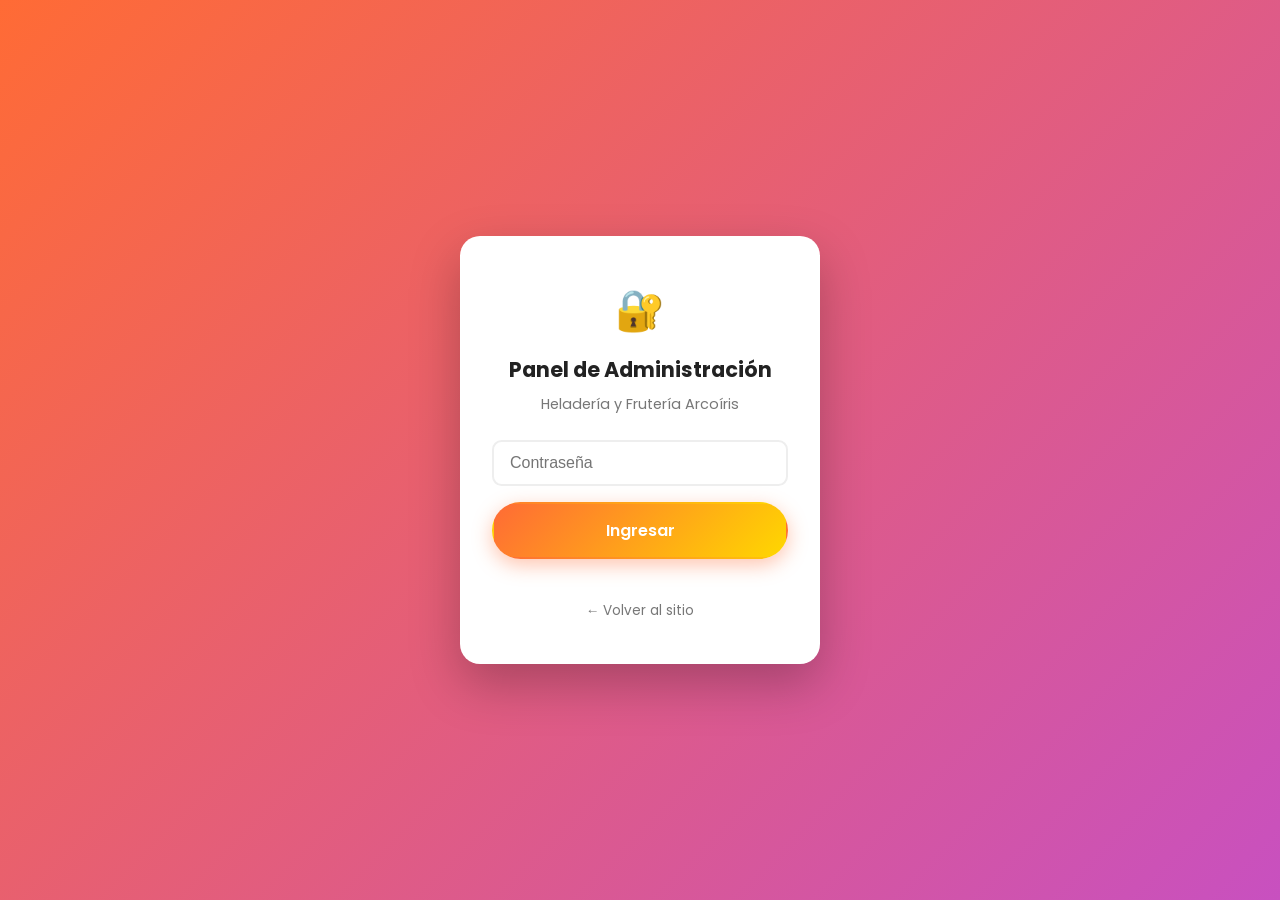
<file: admin.html>
<!DOCTYPE html>
<html lang="es">
<head>
  <meta charset="UTF-8" />
  <meta name="viewport" content="width=device-width, initial-scale=1.0" />
  <meta name="robots" content="noindex, nofollow" />
  <title>Panel Admin · Heladería Arcoíris</title>
  <link rel="icon" href="img/logo.ico" sizes="32x32">

  <link href="https://fonts.googleapis.com/css2?family=Poppins:wght@400;500;600;700&display=swap" rel="stylesheet" />
  <link rel="stylesheet" href="https://cdnjs.cloudflare.com/ajax/libs/font-awesome/6.5.0/css/all.min.css" />

  <link rel="stylesheet" href="css/styles.css" />
  <link rel="stylesheet" href="css/admin.css" />
</head>
<body class="admin-body">

  <!-- =============================================
       PANTALLA DE ACCESO
       Nota: esto es solo una barrera básica para uso interno,
       NO es un sistema de autenticación seguro (la contraseña
       vive en js/admin.js, visible en el código fuente).
  ============================================= -->
  <div class="admin-login" id="loginScreen">
    <form class="login-card" id="loginForm">
      <div class="login-icon">🔐</div>
      <h1>Panel de Administración</h1>
      <p class="login-sub">Heladería y Frutería Arcoíris</p>
      <input type="password" id="loginPassword" placeholder="Contraseña" autocomplete="current-password" required />
      <button type="submit" class="btn btn-primary">Ingresar</button>
      <p class="login-error" id="loginError"></p>
      <a href="index.html" class="login-back">← Volver al sitio</a>
    </form>
  </div>

  <!-- =============================================
       PANEL PRINCIPAL
  ============================================= -->
  <div class="admin-panel" id="adminPanel">
    <header class="admin-header">
      <div class="admin-header-title">
        <span class="logo-icon">🍦</span>
        <div>
          <strong>Panel de Administración</strong>
          <small>Heladería y Frutería Arcoíris</small>
        </div>
      </div>
      <div class="admin-header-actions">
        <a href="index.html" class="btn btn-outline" target="_blank" rel="noopener">👁️ Ver sitio</a>
        <button class="btn btn-outline" id="logoutBtn">🚪 Salir</button>
      </div>
    </header>

    <!-- Pestañas de navegación del panel -->
    <nav class="admin-tabs-nav" aria-label="Secciones del panel">
      <div class="admin-tabs-container">
        <button type="button" class="admin-tab-btn active" id="tabBtnProducts" data-tab="tabProducts">
          🍨 Catálogo de Productos
        </button>
        <button type="button" class="admin-tab-btn" id="tabBtnSurveys" data-tab="tabSurveys">
          📋 Encuestas y Base de Datos <span class="tab-badge" id="surveysCountBadge">0</span>
        </button>
      </div>
    </nav>

    <main class="admin-main">

      <!-- =============================================
           PESTAÑA 1: CATÁLOGO DE PRODUCTOS
      ============================================= -->
      <section class="admin-tab-content active" id="tabProducts">
        <div class="admin-notice">
          ⚠️ Los cambios se guardan <strong>solo en este navegador</strong> (localStorage). Si abres el sitio desde
          otro computador o navegador, no se verán. Usa <strong>«Exportar JSON»</strong> para guardar una copia que
          puedas usar para actualizar <code>js/products.js</code> de forma permanente.
        </div>

        <div class="admin-toolbar">
          <button class="btn btn-primary" id="addProductBtn">➕ Agregar producto</button>
          <button class="btn btn-primary" id="saveAllBtn">💾 Guardar cambios</button>
          <button class="btn btn-outline" id="exportJsonBtn">⬇️ Exportar JSON</button>
          <button class="btn btn-outline btn-danger" id="resetDefaultsBtn">↺ Restaurar original</button>
        </div>

        <div class="admin-table-wrap">
          <table class="admin-table">
            <thead>
              <tr>
                <th>Imagen</th>
                <th>Nombre</th>
                <th>Categoría</th>
                <th>Precio (COP)</th>
                <th>Descripción</th>
                <th>Popular</th>
                <th></th>
              </tr>
            </thead>
            <tbody id="productsTableBody"></tbody>
          </table>
        </div>
      </section>

      <!-- =============================================
           PESTAÑA 2: BASE DE DATOS DE ENCUESTAS
      ============================================= -->
      <section class="admin-tab-content" id="tabSurveys" style="display: none;">
        
        <!-- Tarjetas de Estadísticas KPI -->
        <div class="kpi-grid">
          <div class="kpi-card">
            <span class="kpi-icon">📝</span>
            <div class="kpi-info">
              <span class="kpi-value" id="kpiTotalSurveys">0</span>
              <span class="kpi-label">Encuestas Recibidas</span>
            </div>
          </div>
          <div class="kpi-card">
            <span class="kpi-icon">🍨</span>
            <div class="kpi-info">
              <span class="kpi-value" id="kpiAvgProducts">0.0</span>
              <span class="kpi-label">Satisfacción Productos (1-5)</span>
            </div>
          </div>
          <div class="kpi-card">
            <span class="kpi-icon">🌐</span>
            <div class="kpi-info">
              <span class="kpi-value" id="kpiAvgWeb">0.0</span>
              <span class="kpi-label">Experiencia Web (1-5)</span>
            </div>
          </div>
          <div class="kpi-card">
            <span class="kpi-icon">⭐</span>
            <div class="kpi-info">
              <span class="kpi-value" id="kpiNPS">0%</span>
              <span class="kpi-label">% Promotores (NPS)</span>
            </div>
          </div>
        </div>

        <!-- Barra de herramientas de encuestas -->
        <div class="admin-toolbar" style="margin-top: 1.5rem;">
          <a href="https://iedhernanvenegascarrillo.edu.co/bases2026/proyecto3/pqr3.html" target="_blank" rel="noopener noreferrer" class="btn btn-outline" style="border-color:#2563eb; color:#2563eb; font-weight:600;">
            🏫 Abrir pqr3.html Institucional ↗
          </a>
          <button class="btn btn-primary" id="btnExportCSV">📥 Exportar a Excel (CSV)</button>
          <button class="btn btn-outline" id="btnExportJSON">⬇️ Exportar JSON</button>
          <button class="btn btn-outline" id="btnRefreshSurveys">🔄 Actualizar</button>
          <button class="btn btn-outline" id="btnSeedDemo">➕ Cargar Datos Demo</button>
          <button class="btn btn-outline btn-danger" id="btnClearSurveys">🗑️ Vaciar Base de Datos</button>
        </div>

        <!-- Filtro y búsqueda -->
        <div class="surveys-filter-bar">
          <input type="text" id="surveySearchInput" placeholder="🔍 Buscar por nombre, correo, ciudad o producto favorito..." class="search-input" />
        </div>

        <!-- Tabla de encuestas -->
        <div class="admin-table-wrap">
          <table class="admin-table" id="surveysTable">
            <thead>
              <tr>
                <th>Código</th>
                <th>Fecha</th>
                <th>Cliente</th>
                <th>Ciudad</th>
                <th>Producto Favorito</th>
                <th>Calidad Prod.</th>
                <th>Calidad Web</th>
                <th>NPS</th>
                <th>Acciones</th>
              </tr>
            </thead>
            <tbody id="surveysTableBody">
              <!-- Renderizado dinámicamente -->
            </tbody>
          </table>
        </div>

      </section>

    </main>
  </div>

  <!-- MODAL DE DETALLE DE ENCUESTA -->
  <div class="admin-modal-overlay" id="surveyDetailModal" style="display: none;" role="dialog" aria-modal="true" aria-labelledby="modalDetailTitle">
    <div class="admin-modal-box">
      <div class="admin-modal-header">
        <h3 id="modalDetailTitle">📋 Detalle de Encuesta de Satisfacción</h3>
        <button type="button" class="modal-close-icon" id="closeDetailModalBtn">&times;</button>
      </div>
      <div class="admin-modal-body" id="surveyDetailContent">
        <!-- Contenido dinámico -->
      </div>
      <div class="admin-modal-footer">
        <button type="button" class="btn btn-primary" id="closeDetailModalBtn2">Cerrar</button>
      </div>
    </div>
  </div>

  <div class="admin-toast" id="toast"></div>

  <script src="js/products.js"></script>
  <script src="js/survey-db.js"></script>
  <script src="js/admin.js"></script>
</body>
</html>
</file>
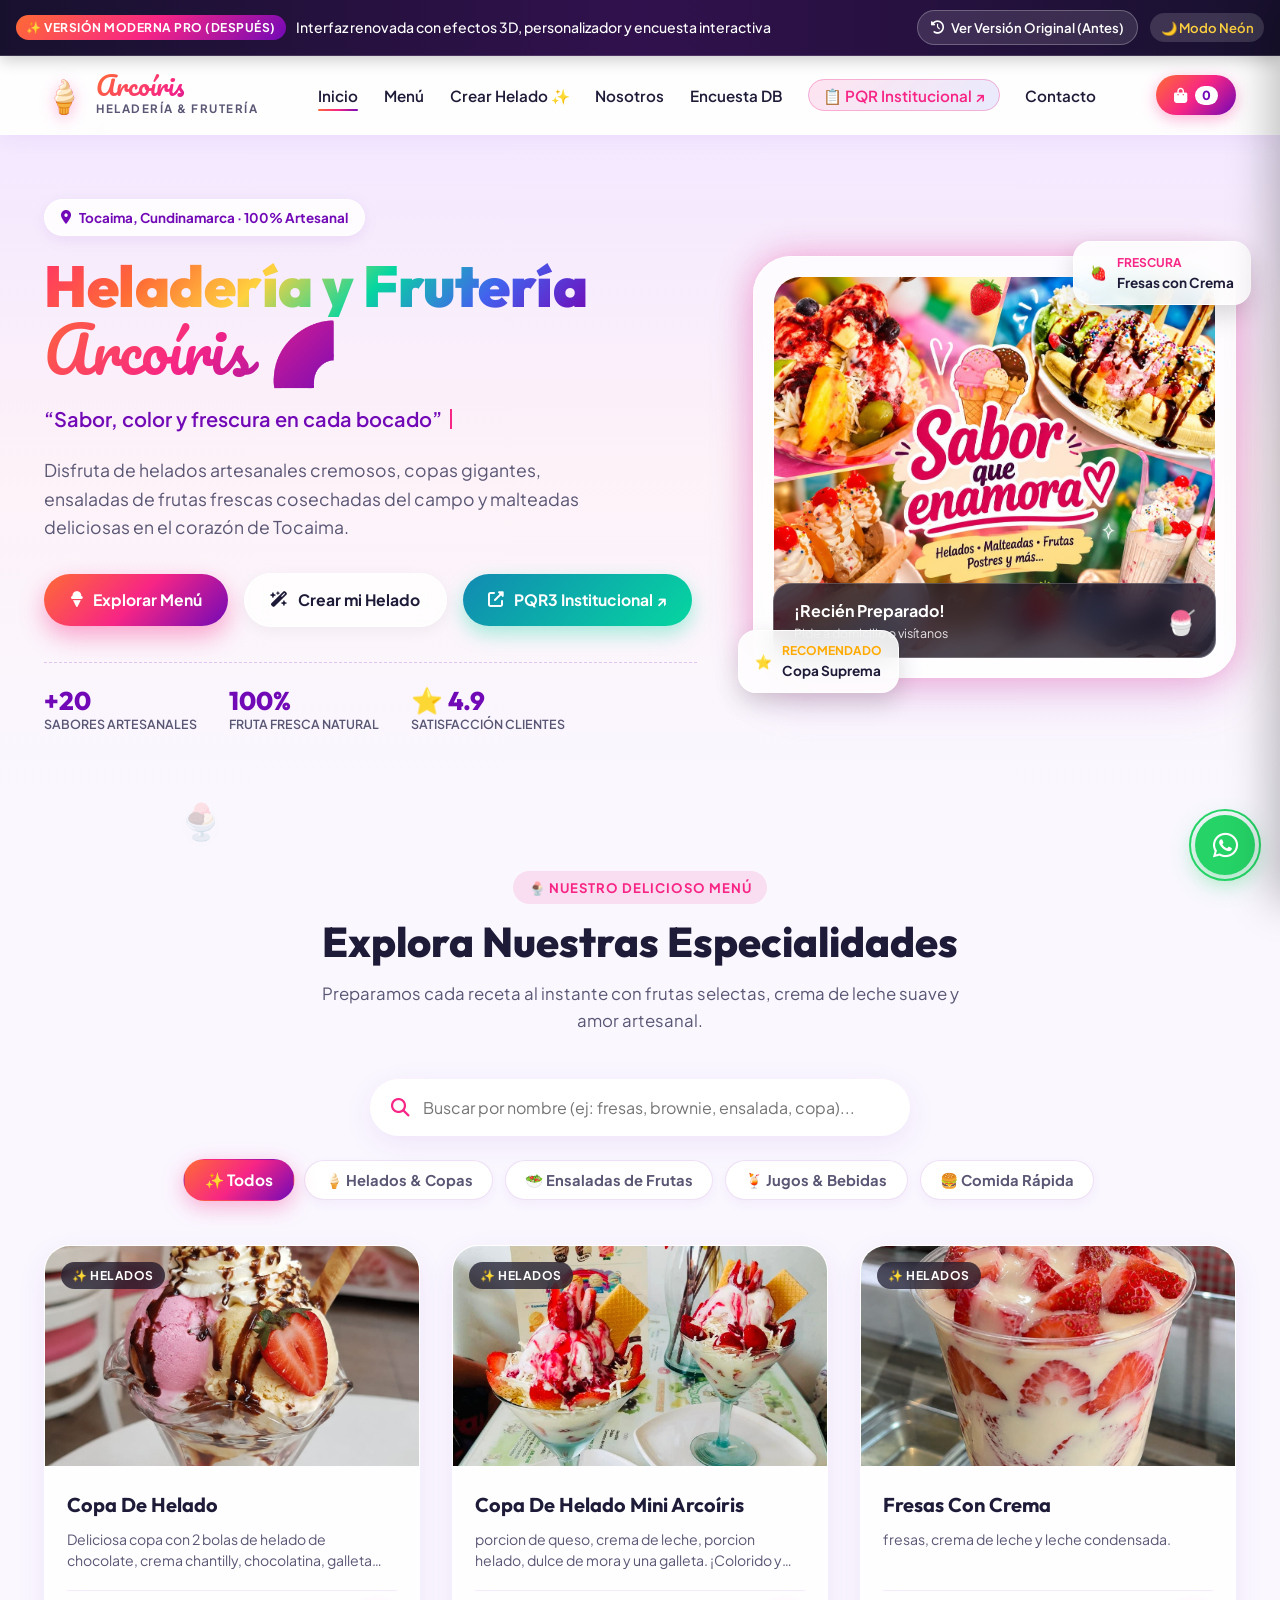
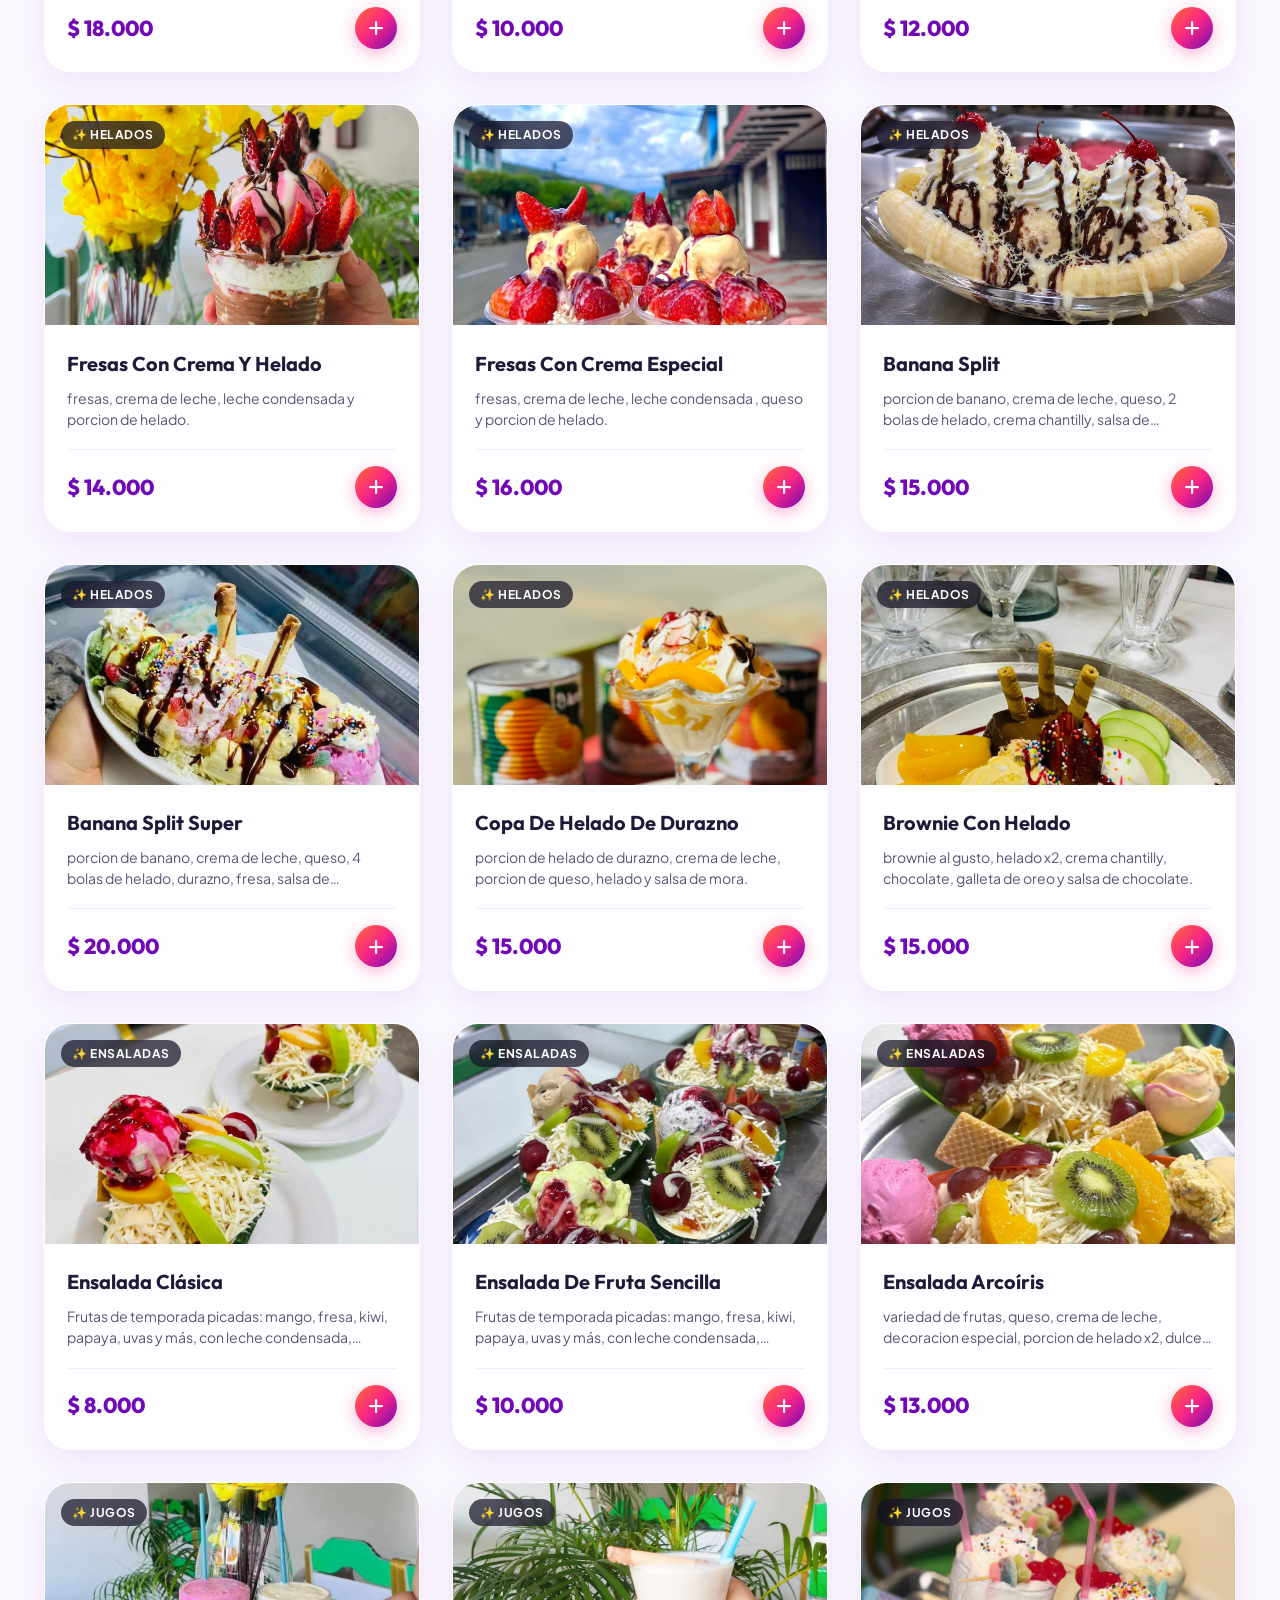
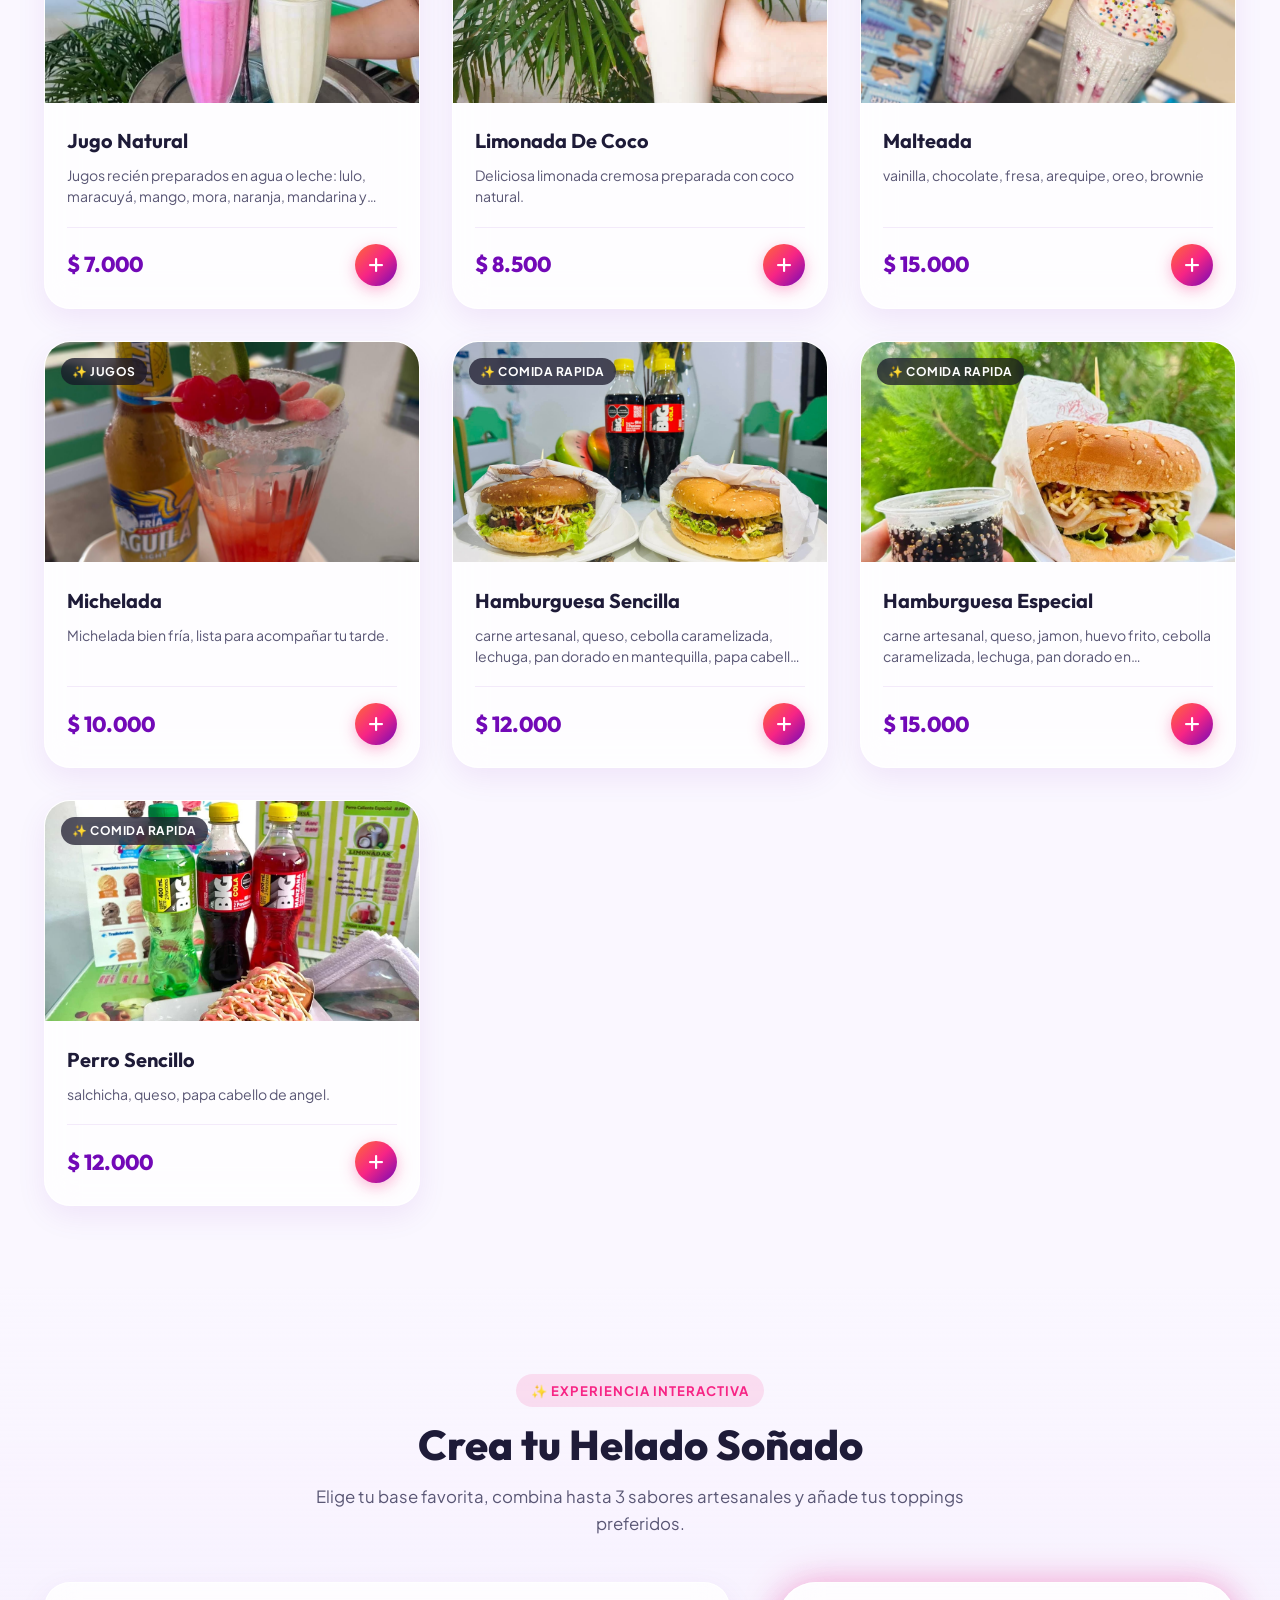
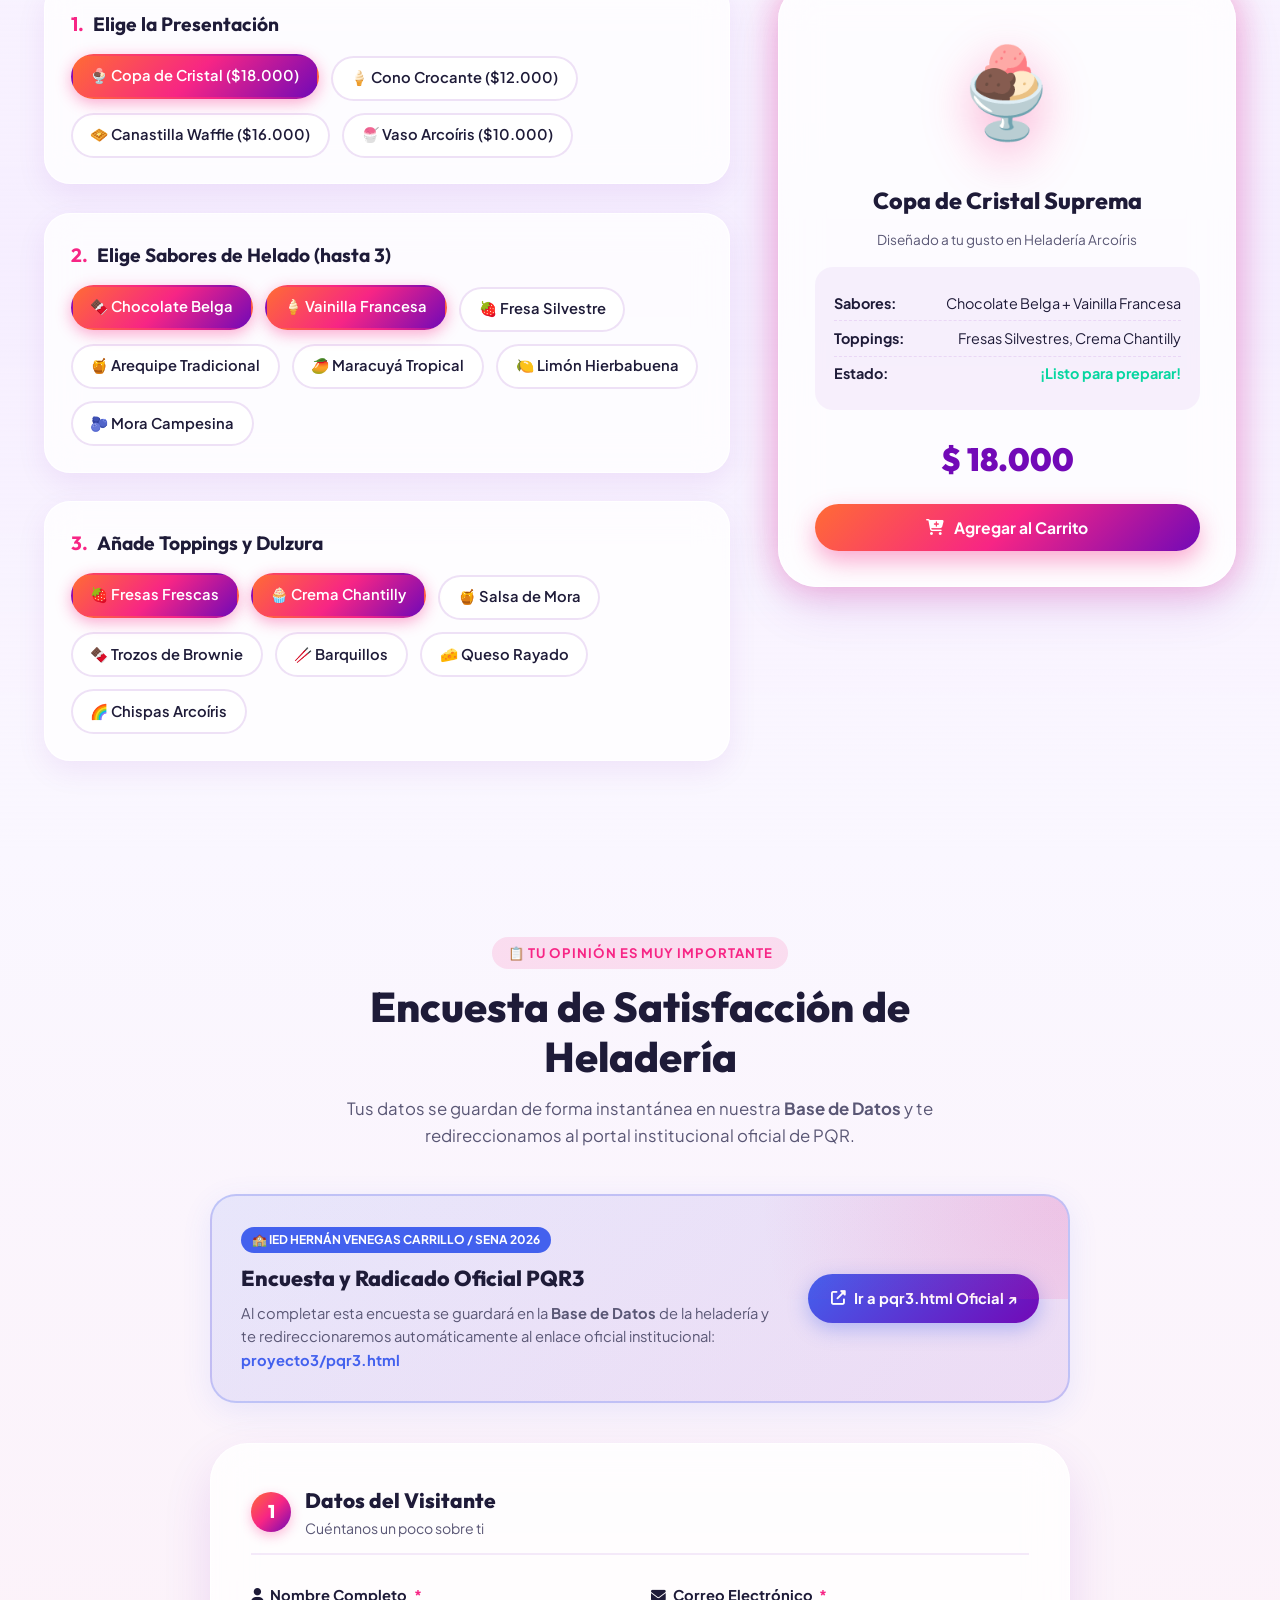
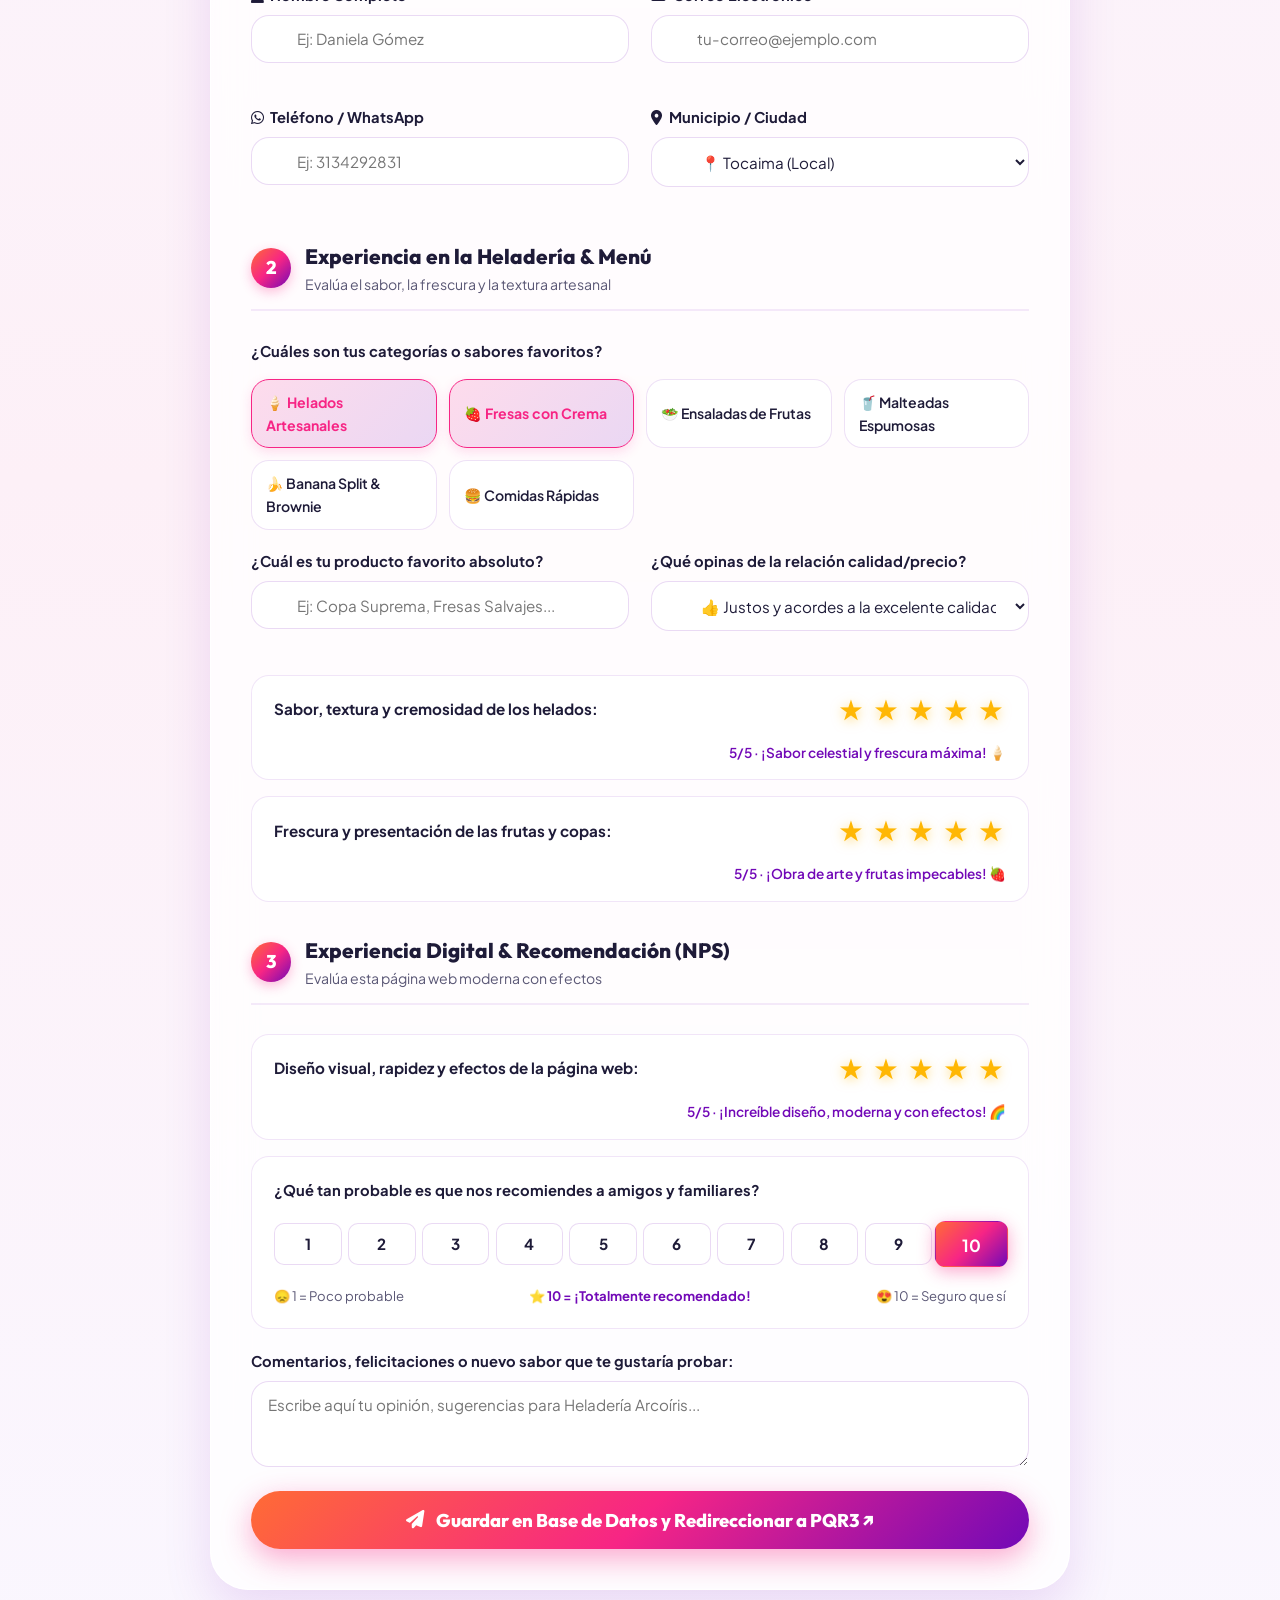
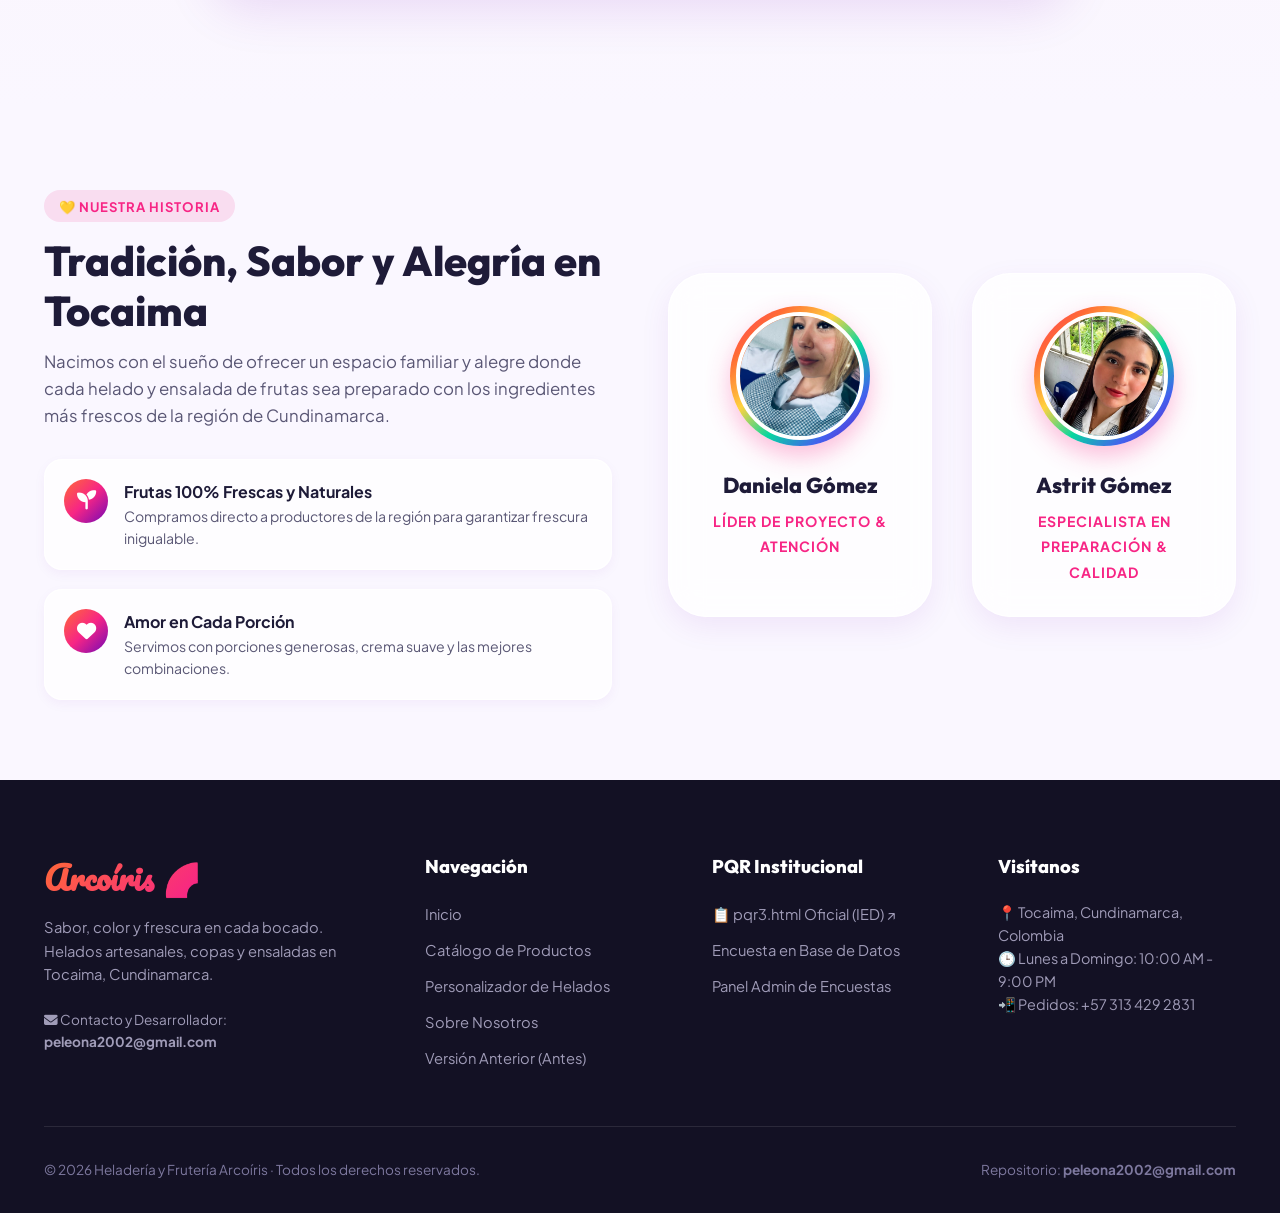
<file: index_moderno.html>
<!DOCTYPE html>
<html lang="es">
<head>
  <meta charset="UTF-8" />
  <meta name="viewport" content="width=device-width, initial-scale=1.0" />
  <meta name="description" content="Heladería y Frutería Arcoíris en Tocaima, Colombia. Versión Moderna con Efectos Visuales, Personalizador de Helados y Encuesta con Base de Datos." />
  <meta name="author" content="Heladería Arcoíris - peleona2002@gmail.com" />

  <title>Heladería y Frutería Arcoíris | Versión Moderna Pro 🌈</title>
  <link rel="icon" href="img/logo.ico" sizes="32x32" />

  <!-- Google Fonts: Outfit, Plus Jakarta Sans, Pacifico -->
  <link rel="preconnect" href="https://fonts.googleapis.com" />
  <link rel="preconnect" href="https://fonts.gstatic.com" crossorigin />
  <link href="https://fonts.googleapis.com/css2?family=Outfit:wght@400;500;600;700;800;900&family=Pacifico&family=Plus+Jakarta+Sans:wght@300;400;500;600;700;800&display=swap" rel="stylesheet" />

  <!-- Font Awesome Icons -->
  <link rel="stylesheet" href="https://cdnjs.cloudflare.com/ajax/libs/font-awesome/6.5.0/css/all.min.css" />

  <!-- Hoja de Estilos Moderna -->
  <link rel="stylesheet" href="css/styles_moderno.css" />
</head>
<body>

  <!-- =============================================
       1. BARRA COMPARADORA ANTES / DESPUÉS
  ============================================= -->
  <aside class="diff-bar" aria-label="Comparación de versiones">
    <div class="diff-badge-wrap">
      <span class="diff-badge">✨ Versión Moderna Pro (Después)</span>
      <span>Interfaz renovada con efectos 3D, personalizador y encuesta interactiva</span>
    </div>
    <div class="diff-links">
      <a href="index.html" class="diff-btn diff-btn-before">
        <i class="fas fa-history"></i> Ver Versión Original (Antes)
      </a>
      <button type="button" class="diff-btn diff-btn-theme" id="themeToggleBtn" title="Cambiar tema visual">
        🌙 Modo Neón
      </button>
    </div>
  </aside>

  <!-- =============================================
       2. PARTÍCULAS Y ELEMENTOS FLOTANTES DE FONDO
  ============================================= -->
  <div class="floating-elements-bg" aria-hidden="true">
    <span class="float-item">🍦</span>
    <span class="float-item">🍓</span>
    <span class="float-item">🥭</span>
    <span class="float-item">🍧</span>
    <span class="float-item">🍨</span>
    <span class="float-item">🍒</span>
  </div>

  <!-- =============================================
       3. NAVBAR MODERNA CON BLUR Y EFECTOS
  ============================================= -->
  <header class="navbar-modern" id="navModern">
    <div class="container nav-container">
      <a href="#inicio" class="brand-modern">
        <span class="brand-logo-icon">🍦</span>
        <div class="brand-title-group">
          <span class="brand-name">Arcoíris</span>
          <span class="brand-tag">Heladería &amp; Frutería</span>
        </div>
      </a>

      <nav aria-label="Navegación principal">
        <ul class="nav-links-modern">
          <li><a href="#inicio" class="nav-link-modern active">Inicio</a></li>
          <li><a href="#catalogo" class="nav-link-modern">Menú</a></li>
          <li><a href="#personalizador" class="nav-link-modern">Crear Helado ✨</a></li>
          <li><a href="#nosotros" class="nav-link-modern">Nosotros</a></li>
          <li><a href="#encuesta" class="nav-link-modern">Encuesta DB</a></li>
          <li><a href="https://iedhernanvenegascarrillo.edu.co/bases2026/proyecto3/pqr3.html" target="_blank" rel="noopener noreferrer" class="nav-link-modern nav-link-pqr">📋 PQR Institucional ↗</a></li>
          <li><a href="#contacto" class="nav-link-modern">Contacto</a></li>
        </ul>
      </nav>

      <div class="nav-actions">
        <button class="cart-btn-modern" id="cartBtnModern" aria-label="Abrir carrito de compras">
          <i class="fas fa-shopping-bag"></i>
          <span class="cart-count-badge" id="cartBadgeCount">0</span>
        </button>
      </div>
    </div>
  </header>

  <!-- =============================================
       4. SECCIÓN HERO MODERNO CON EFECTO 3D
  ============================================= -->
  <section class="hero-modern" id="inicio">
    <div class="container hero-grid">

      <!-- Textos y Llamados a la Acción -->
      <div class="hero-content-modern">
        <div class="hero-meta-pill">
          <i class="fas fa-map-marker-alt"></i> Tocaima, Cundinamarca · 100% Artesanal
        </div>

        <h1 class="hero-title-modern">
          <span class="rainbow-gradient-text">Heladería y Frutería</span><br />
          <span class="brand-script">Arcoíris 🌈</span>
        </h1>

        <!-- Efecto de Escritura Dinámica -->
        <div class="hero-typing-wrap">
          <span id="typingSlogan">“Sabor, color y frescura en cada bocado”</span>
          <span class="typing-cursor"></span>
        </div>

        <p class="hero-desc-modern">
          Disfruta de helados artesanales cremosos, copas gigantes, ensaladas de frutas frescas cosechadas del campo y malteadas deliciosas en el corazón de Tocaima.
        </p>

        <div class="hero-actions-group">
          <a href="#catalogo" class="btn-modern btn-primary-modern">
            <i class="fas fa-ice-cream"></i> Explorar Menú
          </a>
          <a href="#personalizador" class="btn-modern btn-secondary-modern">
            <i class="fas fa-wand-magic-sparkles"></i> Crear mi Helado
          </a>
          <a href="https://iedhernanvenegascarrillo.edu.co/bases2026/proyecto3/pqr3.html" target="_blank" rel="noopener noreferrer" class="btn-modern btn-pqr-hero">
            <i class="fas fa-external-link-alt"></i> PQR3 Institucional ↗
          </a>
        </div>

        <div class="hero-stats-row">
          <div class="stat-item">
            <span class="stat-number">+20</span>
            <span class="stat-label">Sabores Artesanales</span>
          </div>
          <div class="stat-item">
            <span class="stat-number">100%</span>
            <span class="stat-label">Fruta Fresca Natural</span>
          </div>
          <div class="stat-item">
            <span class="stat-number">⭐ 4.9</span>
            <span class="stat-label">Satisfacción Clientes</span>
          </div>
        </div>
      </div>

      <!-- Showcase 3D con Slideshow -->
      <div class="hero-showcase-3d">
        <div class="tilt-card-wrapper tilt-3d">
          <div class="hero-main-card">
            <div class="hero-carousel-container">
              <img src="img/bebida.jpg" alt="Deliciosa copa y bebida" class="hero-slide-img active" />
              <img src="img/inicio2.jpeg" alt="Vitrina de helados artesanales" class="hero-slide-img" />
              <img src="img/ensaladas.jpg" alt="Frutas frescas seleccionadas" class="hero-slide-img" />
              <img src="img/inicio1.jpeg" alt="Preparación artesanal" class="hero-slide-img" />
            </div>

            <div class="hero-floating-tag">
              <div>
                <strong>¡Recién Preparado!</strong>
                <p style="font-size: 0.78rem; opacity: 0.85;">Pide a domicilio o visítanos</p>
              </div>
              <span style="font-size: 1.5rem;">🍧</span>
            </div>
          </div>

          <div class="floating-badge-3d badge-top-right">
            <span>🍓</span>
            <div>
              <div style="font-size:0.75rem; text-transform:uppercase; color:var(--c-pink);">Frescura</div>
              <div>Fresas con Crema</div>
            </div>
          </div>

          <div class="floating-badge-3d badge-bottom-left">
            <span>⭐</span>
            <div>
              <div style="font-size:0.75rem; text-transform:uppercase; color:#FFAA00;">Recomendado</div>
              <div>Copa Suprema</div>
            </div>
          </div>
        </div>
      </div>

    </div>
  </section>

  <!-- =============================================
       5. CATÁLOGO CON BÚSQUEDA Y FILTRADO EN VIVO
  ============================================= -->
  <section class="section-modern" id="catalogo">
    <div class="container">
      <div class="section-header-modern">
        <span class="section-pill">🍨 Nuestro Delicioso Menú</span>
        <h2 class="section-title-modern">Explora Nuestras <span class="rainbow-gradient-text">Especialidades</span></h2>
        <p class="section-desc-modern">Preparamos cada receta al instante con frutas selectas, crema de leche suave y amor artesanal.</p>
      </div>

      <!-- Toolbar de Búsqueda y Pestañas -->
      <div class="catalog-toolbar">
        <div class="search-bar-wrap">
          <i class="fas fa-search search-icon-inside"></i>
          <input type="text" id="searchProductInput" class="search-input-modern" placeholder="Buscar por nombre (ej: fresas, brownie, ensalada, copa)..." />
          <button type="button" id="searchClearBtn" class="search-clear-btn" aria-label="Borrar búsqueda"><i class="fas fa-times"></i></button>
        </div>

        <div class="category-tabs" role="tablist">
          <button type="button" class="cat-tab-btn active" data-category="all">✨ Todos</button>
          <button type="button" class="cat-tab-btn" data-category="helados">🍦 Helados &amp; Copas</button>
          <button type="button" class="cat-tab-btn" data-category="ensaladas">🥗 Ensaladas de Frutas</button>
          <button type="button" class="cat-tab-btn" data-category="jugos">🍹 Jugos &amp; Bebidas</button>
          <button type="button" class="cat-tab-btn" data-category="comida rapida">🍔 Comida Rápida</button>
        </div>
      </div>

      <!-- Grid dinámico renderizado con JS -->
      <div class="products-grid-modern" id="productsGridModern">
        <!-- Renderizado dinámico desde moderno.js -->
      </div>
    </div>
  </section>

  <!-- =============================================
       6. SECCIÓN PERSONALIZADOR: "CREA TU HELADO SOÑADO"
  ============================================= -->
  <section class="customizer-section" id="personalizador">
    <div class="container">
      <div class="section-header-modern">
        <span class="section-pill">✨ Experiencia Interactiva</span>
        <h2 class="section-title-modern">Crea tu <span class="rainbow-gradient-text">Helado Soñado</span></h2>
        <p class="section-desc-modern">Elige tu base favorita, combina hasta 3 sabores artesanales y añade tus toppings preferidos.</p>
      </div>

      <div class="customizer-grid">

        <!-- Pasos de Selección -->
        <div class="customizer-steps">

          <!-- Paso 1: Base -->
          <div class="cust-step-card tilt-3d">
            <h3 class="cust-step-title"><span style="color:var(--c-pink);">1.</span> Elige la Presentación</h3>
            <div class="cust-pill-group">
              <label class="cust-pill base-pill selected" data-name="Copa de Cristal Suprema" data-price="18000" data-icon="🍨">
                <span>🍨 Copa de Cristal ($18.000)</span>
              </label>
              <label class="cust-pill base-pill" data-name="Cono Galleta Crocante" data-price="12000" data-icon="🍦">
                <span>🍦 Cono Crocante ($12.000)</span>
              </label>
              <label class="cust-pill base-pill" data-name="Canastilla Waffle Horneada" data-price="16000" data-icon="🧇">
                <span>🧇 Canastilla Waffle ($16.000)</span>
              </label>
              <label class="cust-pill base-pill" data-name="Vaso Arcoíris Ecológico" data-price="10000" data-icon="🍧">
                <span>🍧 Vaso Arcoíris ($10.000)</span>
              </label>
            </div>
          </div>

          <!-- Paso 2: Sabores -->
          <div class="cust-step-card tilt-3d">
            <h3 class="cust-step-title"><span style="color:var(--c-pink);">2.</span> Elige Sabores de Helado (hasta 3)</h3>
            <div class="cust-pill-group">
              <label class="cust-pill flavor-pill selected" data-flavor="Chocolate Belga">🍫 Chocolate Belga</label>
              <label class="cust-pill flavor-pill selected" data-flavor="Vainilla Francesa">🍦 Vainilla Francesa</label>
              <label class="cust-pill flavor-pill" data-flavor="Fresa Silvestre">🍓 Fresa Silvestre</label>
              <label class="cust-pill flavor-pill" data-flavor="Arequipe Colombiano">🍯 Arequipe Tradicional</label>
              <label class="cust-pill flavor-pill" data-flavor="Maracuyá Tropical">🥭 Maracuyá Tropical</label>
              <label class="cust-pill flavor-pill" data-flavor="Limón con Hierbabuena">🍋 Limón Hierbabuena</label>
              <label class="cust-pill flavor-pill" data-flavor="Mora Campesina">🫐 Mora Campesina</label>
            </div>
          </div>

          <!-- Paso 3: Toppings -->
          <div class="cust-step-card tilt-3d">
            <h3 class="cust-step-title"><span style="color:var(--c-pink);">3.</span> Añade Toppings y Dulzura</h3>
            <div class="cust-pill-group">
              <label class="cust-pill topping-pill selected" data-topping="Fresas Silvestres">🍓 Fresas Frescas</label>
              <label class="cust-pill topping-pill selected" data-topping="Crema Chantilly">🧁 Crema Chantilly</label>
              <label class="cust-pill topping-pill" data-topping="Salsa de Mora Artesanal">🍯 Salsa de Mora</label>
              <label class="cust-pill topping-pill" data-topping="Brownie en Cubos">🍫 Trozos de Brownie</label>
              <label class="cust-pill topping-pill" data-topping="Barquillo Crocante">🥢 Barquillos</label>
              <label class="cust-pill topping-pill" data-topping="Queso Campesino Rayado">🧀 Queso Rayado</label>
              <label class="cust-pill topping-pill" data-topping="Chispas de Colores">🌈 Chispas Arcoíris</label>
            </div>
          </div>

        </div>

        <!-- Vista Previa en Vivo -->
        <aside class="cust-preview-card" aria-label="Resumen de tu helado">
          <div class="cust-preview-cone" id="previewVessel">🍨</div>
          <h4 class="cust-preview-title" id="previewTitle">Copa de Cristal Suprema</h4>
          <p style="font-size: 0.85rem; color: var(--text-muted); margin-bottom: 1rem;">Diseñado a tu gusto en Heladería Arcoíris</p>

          <div class="cust-preview-list">
            <div class="cust-preview-row">
              <strong>Sabores:</strong>
              <span id="previewFlavorsText">Chocolate Belga + Vainilla</span>
            </div>
            <div class="cust-preview-row">
              <strong>Toppings:</strong>
              <span id="previewToppingsText">Fresas Frescas, Crema Chantilly</span>
            </div>
            <div class="cust-preview-row">
              <strong>Estado:</strong>
              <span style="color: var(--c-green); font-weight: 700;">¡Listo para preparar!</span>
            </div>
          </div>

          <div class="cust-price-tag" id="previewPrice">$18.000 COP</div>

          <button type="button" class="btn-modern btn-primary-modern" style="width: 100%; justify-content: center;" id="btnAddCustomIceCream">
            <i class="fas fa-cart-plus"></i> Agregar al Carrito
          </button>
        </aside>

      </div>
    </div>
  </section>

  <!-- =============================================
       7. ENCUESTA DE SATISFACCIÓN ESPECIALIZADA PARA HELADERÍA
       (CON BASE DE DATOS Y REDIRECCIÓN A PQR3.HTML)
  ============================================= -->
  <section class="survey-section-modern" id="encuesta">
    <div class="container">
      <div class="section-header-modern">
        <span class="section-pill">📋 Tu Opinión es Muy Importante</span>
        <h2 class="section-title-modern">Encuesta de Satisfacción de <span class="rainbow-gradient-text">Heladería</span></h2>
        <p class="section-desc-modern">Tus datos se guardan de forma instantánea en nuestra <strong>Base de Datos</strong> y te redireccionamos al portal institucional oficial de PQR.</p>
      </div>

      <div class="survey-wrapper-modern">

        <!-- Banner Institucional con Enlace a pqr3.html -->
        <div class="inst-card-modern">
          <div class="inst-card-text">
            <span class="inst-tag">🏫 IED Hernán Venegas Carrillo / SENA 2026</span>
            <h3 class="inst-card-title">Encuesta y Radicado Oficial PQR3</h3>
            <p class="inst-card-desc">
              Al completar esta encuesta se guardará en la <strong>Base de Datos</strong> de la heladería y te redireccionaremos automáticamente al enlace oficial institucional:
              <strong style="color:var(--c-blue);">proyecto3/pqr3.html</strong>
            </p>
          </div>
          <a href="https://iedhernanvenegascarrillo.edu.co/bases2026/proyecto3/pqr3.html" target="_blank" rel="noopener noreferrer" class="btn-inst-modern">
            <i class="fas fa-external-link-alt"></i> Ir a pqr3.html Oficial ↗
          </a>
        </div>

        <!-- Formulario Moderno de Encuesta -->
        <form class="survey-card-modern" id="modernSurveyForm" novalidate>

          <!-- PASO 1: Datos Personales -->
          <div class="survey-section-heading">
            <div class="survey-step-num">1</div>
            <div class="survey-heading-text">
              <h3>Datos del Visitante</h3>
              <p>Cuéntanos un poco sobre ti</p>
            </div>
          </div>

          <div class="form-grid-2">
            <div class="form-group-modern">
              <label for="surveyName" class="label-modern"><i class="fas fa-user"></i> Nombre Completo <span class="req">*</span></label>
              <div class="input-modern-wrap">
                <input type="text" id="surveyName" class="input-modern" placeholder="Ej: Daniela Gómez" required />
              </div>
            </div>

            <div class="form-group-modern">
              <label for="surveyEmail" class="label-modern"><i class="fas fa-envelope"></i> Correo Electrónico <span class="req">*</span></label>
              <div class="input-modern-wrap">
                <input type="email" id="surveyEmail" class="input-modern" placeholder="tu-correo@ejemplo.com" required />
              </div>
            </div>

            <div class="form-group-modern">
              <label for="surveyPhone" class="label-modern"><i class="fab fa-whatsapp"></i> Teléfono / WhatsApp</label>
              <div class="input-modern-wrap">
                <input type="tel" id="surveyPhone" class="input-modern" placeholder="Ej: 3134292831" />
              </div>
            </div>

            <div class="form-group-modern">
              <label for="surveyCity" class="label-modern"><i class="fas fa-map-marker-alt"></i> Municipio / Ciudad</label>
              <select id="surveyCity" class="select-modern">
                <option value="Tocaima" selected>📍 Tocaima (Local)</option>
                <option value="Girardot">Girardot</option>
                <option value="Agua de Dios">Agua de Dios</option>
                <option value="Viotá">Viotá</option>
                <option value="Bogotá">Bogotá D.C.</option>
                <option value="Otra">Otra ciudad</option>
              </select>
            </div>
          </div>

          <!-- PASO 2: Experiencia y Sabores en la Heladería -->
          <div class="survey-section-heading" style="margin-top: 2rem;">
            <div class="survey-step-num">2</div>
            <div class="survey-heading-text">
              <h3>Experiencia en la Heladería &amp; Menú</h3>
              <p>Evalúa el sabor, la frescura y la textura artesanal</p>
            </div>
          </div>

          <div class="form-group-modern">
            <label class="label-modern">¿Cuáles son tus categorías o sabores favoritos?</label>
            <div class="flavor-chips-grid">
              <div class="flavor-chip survey-flavor-chip active" data-flavor-name="Helados Artesanales">
                <input type="checkbox" checked />
                <span>🍦 Helados Artesanales</span>
              </div>
              <div class="flavor-chip survey-flavor-chip active" data-flavor-name="Fresas con Crema">
                <input type="checkbox" checked />
                <span>🍓 Fresas con Crema</span>
              </div>
              <div class="flavor-chip survey-flavor-chip" data-flavor-name="Ensalada de Frutas con Helado">
                <input type="checkbox" />
                <span>🥗 Ensaladas de Frutas</span>
              </div>
              <div class="flavor-chip survey-flavor-chip" data-flavor-name="Malteadas Cremosas">
                <input type="checkbox" />
                <span>🥤 Malteadas Espumosas</span>
              </div>
              <div class="flavor-chip survey-flavor-chip" data-flavor-name="Banana Split y Brownie">
                <input type="checkbox" />
                <span>🍌 Banana Split &amp; Brownie</span>
              </div>
              <div class="flavor-chip survey-flavor-chip" data-flavor-name="Comidas Rápidas">
                <input type="checkbox" />
                <span>🍔 Comidas Rápidas</span>
              </div>
            </div>
          </div>

          <div class="form-grid-2" style="margin-top: 1.2rem;">
            <div class="form-group-modern">
              <label for="surveyFavorite" class="label-modern">¿Cuál es tu producto favorito absoluto?</label>
              <input type="text" id="surveyFavorite" class="input-modern" placeholder="Ej: Copa Suprema, Fresas Salvajes..." />
            </div>

            <div class="form-group-modern">
              <label for="surveyPriceRating" class="label-modern">¿Qué opinas de la relación calidad/precio?</label>
              <select id="surveyPriceRating" class="select-modern">
                <option value="Justos y adecuados" selected>👍 Justos y acordes a la excelente calidad</option>
                <option value="Muy económicos">💰 Muy económicos y accesibles</option>
                <option value="Podrían ser más accesibles">🏷️ Podrían ser un poco más accesibles</option>
              </select>
            </div>
          </div>

          <!-- Calificaciones con Estrellas -->
          <div class="rating-group-modern">
            <div>
              <span class="rating-title-text">Sabor, textura y cremosidad de los helados:</span>
            </div>
            <div class="stars-interactive" data-target="calificacionCalidad" role="radiogroup">
              <button type="button" class="star-modern-btn active" data-value="1">★</button>
              <button type="button" class="star-modern-btn active" data-value="2">★</button>
              <button type="button" class="star-modern-btn active" data-value="3">★</button>
              <button type="button" class="star-modern-btn active" data-value="4">★</button>
              <button type="button" class="star-modern-btn active" data-value="5">★</button>
            </div>
            <input type="hidden" id="calificacionCalidad" value="5" />
            <div class="rating-caption">5/5 · ¡Sabor celestial y frescura máxima! 🍦</div>
          </div>

          <div class="rating-group-modern">
            <div>
              <span class="rating-title-text">Frescura y presentación de las frutas y copas:</span>
            </div>
            <div class="stars-interactive" data-target="calificacionPresentacion" role="radiogroup">
              <button type="button" class="star-modern-btn active" data-value="1">★</button>
              <button type="button" class="star-modern-btn active" data-value="2">★</button>
              <button type="button" class="star-modern-btn active" data-value="3">★</button>
              <button type="button" class="star-modern-btn active" data-value="4">★</button>
              <button type="button" class="star-modern-btn active" data-value="5">★</button>
            </div>
            <input type="hidden" id="calificacionPresentacion" value="5" />
            <div class="rating-caption">5/5 · ¡Obra de arte y frutas impecables! 🍓</div>
          </div>

          <!-- PASO 3: Experiencia Web y Recomendación NPS -->
          <div class="survey-section-heading" style="margin-top: 2rem;">
            <div class="survey-step-num">3</div>
            <div class="survey-heading-text">
              <h3>Experiencia Digital &amp; Recomendación (NPS)</h3>
              <p>Evalúa esta página web moderna con efectos</p>
            </div>
          </div>

          <div class="rating-group-modern">
            <div>
              <span class="rating-title-text">Diseño visual, rapidez y efectos de la página web:</span>
            </div>
            <div class="stars-interactive" data-target="calificacionWeb" role="radiogroup">
              <button type="button" class="star-modern-btn active" data-value="1">★</button>
              <button type="button" class="star-modern-btn active" data-value="2">★</button>
              <button type="button" class="star-modern-btn active" data-value="3">★</button>
              <button type="button" class="star-modern-btn active" data-value="4">★</button>
              <button type="button" class="star-modern-btn active" data-value="5">★</button>
            </div>
            <input type="hidden" id="calificacionWeb" value="5" />
            <div class="rating-caption">5/5 · ¡Increíble diseño, moderna y con efectos! 🌈</div>
          </div>

          <!-- Escala NPS -->
          <div class="form-group-modern nps-container-modern">
            <label class="label-modern">¿Qué tan probable es que nos recomiendes a amigos y familiares?</label>
            <div class="nps-buttons-row">
              <button type="button" class="nps-btn-modern" data-score="1">1</button>
              <button type="button" class="nps-btn-modern" data-score="2">2</button>
              <button type="button" class="nps-btn-modern" data-score="3">3</button>
              <button type="button" class="nps-btn-modern" data-score="4">4</button>
              <button type="button" class="nps-btn-modern" data-score="5">5</button>
              <button type="button" class="nps-btn-modern" data-score="6">6</button>
              <button type="button" class="nps-btn-modern" data-score="7">7</button>
              <button type="button" class="nps-btn-modern" data-score="8">8</button>
              <button type="button" class="nps-btn-modern" data-score="9">9</button>
              <button type="button" class="nps-btn-modern active" data-score="10">10</button>
            </div>
            <input type="hidden" id="modernNPS" value="10" />
            <div class="nps-footer-labels">
              <span>😞 1 = Poco probable</span>
              <span style="color:var(--c-purple); font-weight:700;">⭐ 10 = ¡Totalmente recomendado!</span>
              <span>😍 10 = Seguro que sí</span>
            </div>
          </div>

          <div class="form-group-modern">
            <label for="surveyComments" class="label-modern">Comentarios, felicitaciones o nuevo sabor que te gustaría probar:</label>
            <textarea id="surveyComments" class="textarea-modern" rows="3" placeholder="Escribe aquí tu opinión, sugerencias para Heladería Arcoíris..."></textarea>
          </div>

          <button type="submit" class="btn-submit-survey-modern" id="surveySubmitBtnModern">
            <i class="fas fa-paper-plane"></i> Guardar en Base de Datos y Redireccionar a PQR3 ↗
          </button>
        </form>

      </div>
    </div>
  </section>

  <!-- =============================================
       8. MODAL DE ÉXITO CON CUENTA REGRESIVA A PQR3
  ============================================= -->
  <div class="redirect-modal-overlay" id="redirectModalModern" role="dialog" aria-modal="true" aria-labelledby="modalTitle">
    <div class="redirect-card-modern">
      <div class="redirect-icon-ring">🎉</div>
      <h3 class="redirect-title" id="modalTitle">¡Encuesta Guardada Exitosamente!</h3>
      <p class="redirect-desc">
        Tus datos se registraron correctamente en la base de datos de <strong>Heladería Arcoíris</strong>.
        Código: <strong id="modalSurveyCode" style="color:var(--c-pink);">ENC-XXXXXX</strong>
      </p>

      <div class="countdown-box">
        <span class="countdown-number" id="countdownNumber">3</span>
        <span class="countdown-text">Redirigiendo al servidor institucional en segundos...</span>
        <span class="countdown-url">https://iedhernanvenegascarrillo.edu.co/bases2026/proyecto3/pqr3.html</span>
      </div>

      <div class="redirect-buttons">
        <button type="button" class="btn-now-redirect" id="btnNowRedirect">
          <i class="fas fa-external-link-alt"></i> Redirigir Ahora Mismo 🚀
        </button>
        <button type="button" class="btn-stay-here" id="btnStayHere">
          ✋ Quedarme aquí en la página
        </button>
      </div>
    </div>
  </div>

  <!-- =============================================
       9. SOBRE NOSOTROS Y EQUIPO
  ============================================= -->
  <section class="section-modern" id="nosotros">
    <div class="container about-grid-modern">
      <div>
        <span class="section-pill">💛 Nuestra Historia</span>
        <h2 class="section-title-modern">Tradición, Sabor y Alegría en <span class="rainbow-gradient-text">Tocaima</span></h2>
        <p class="section-desc-modern">
          Nacimos con el sueño de ofrecer un espacio familiar y alegre donde cada helado y ensalada de frutas sea preparado con los ingredientes más frescos de la región de Cundinamarca.
        </p>

        <div class="about-features-list">
          <div class="about-feat-item tilt-3d">
            <div class="about-feat-icon"><i class="fas fa-seedling"></i></div>
            <div>
              <h4 style="font-weight:700;">Frutas 100% Frescas y Naturales</h4>
              <p style="font-size:0.88rem; color:var(--text-muted);">Compramos directo a productores de la región para garantizar frescura inigualable.</p>
            </div>
          </div>
          <div class="about-feat-item tilt-3d">
            <div class="about-feat-icon"><i class="fas fa-heart"></i></div>
            <div>
              <h4 style="font-weight:700;">Amor en Cada Porción</h4>
              <p style="font-size:0.88rem; color:var(--text-muted);">Servimos con porciones generosas, crema suave y las mejores combinaciones.</p>
            </div>
          </div>
        </div>
      </div>

      <div class="team-grid-modern" id="equipo">
        <div class="team-card-modern tilt-3d">
          <div class="team-avatar-wrap">
            <img src="img/Dani.jpeg" alt="Daniela Gómez" class="team-avatar" />
          </div>
          <h4 class="team-name">Daniela Gómez</h4>
          <span class="team-role">Líder de Proyecto &amp; Atención</span>
        </div>

        <div class="team-card-modern tilt-3d">
          <div class="team-avatar-wrap">
            <img src="img/astrit.jpeg" alt="Astrit Gómez" class="team-avatar" />
          </div>
          <h4 class="team-name">Astrit Gómez</h4>
          <span class="team-role">Especialista en Preparación &amp; Calidad</span>
        </div>
      </div>
    </div>
  </section>

  <!-- =============================================
       10. CARRITO MODERNO (DRAWER LATERAL)
  ============================================= -->
  <div class="cart-overlay-modern" id="cartOverlayModern"></div>
  <aside class="cart-drawer-modern" id="cartDrawerModern" aria-label="Carrito de compras">
    <div class="cart-header-modern">
      <h3 class="cart-title-modern"><i class="fas fa-shopping-bag" style="color:var(--c-pink);"></i> Tu Carrito</h3>
      <button type="button" class="cart-close-modern" id="cartCloseModern" aria-label="Cerrar carrito"><i class="fas fa-times"></i></button>
    </div>

    <div class="cart-body-modern" id="cartBodyModern">
      <!-- Elementos del carrito cargados dinámicamente -->
    </div>

    <div class="cart-footer-modern">
      <div class="cart-total-row">
        <span>Total a Pagar:</span>
        <span id="cartTotalAmount" style="color:var(--c-purple);">$0 COP</span>
      </div>
      <button type="button" class="btn-checkout-wa" id="cartCheckoutWhatsApp">
        <i class="fab fa-whatsapp"></i> Finalizar Pedido por WhatsApp
      </button>
    </div>
  </aside>

  <!-- =============================================
       11. PIE DE PÁGINA (FOOTER MODERNO)
  ============================================= -->
  <footer class="footer-modern" id="contacto">
    <div class="container">
      <div class="footer-grid-modern">
        <div class="footer-brand">
          <h4>Arcoíris 🌈</h4>
          <p class="footer-desc">
            Sabor, color y frescura en cada bocado. Helados artesanales, copas y ensaladas en Tocaima, Cundinamarca.
          </p>
          <p style="font-size:0.85rem; color:#a09cb8;">
            <i class="fas fa-envelope"></i> Contacto y Desarrollador: <strong>peleona2002@gmail.com</strong>
          </p>
        </div>

        <div class="footer-col">
          <h5>Navegación</h5>
          <ul class="footer-links-list">
            <li><a href="#inicio">Inicio</a></li>
            <li><a href="#catalogo">Catálogo de Productos</a></li>
            <li><a href="#personalizador">Personalizador de Helados</a></li>
            <li><a href="#nosotros">Sobre Nosotros</a></li>
            <li><a href="index.html">Versión Anterior (Antes)</a></li>
          </ul>
        </div>

        <div class="footer-col">
          <h5>PQR Institucional</h5>
          <ul class="footer-links-list">
            <li><a href="https://iedhernanvenegascarrillo.edu.co/bases2026/proyecto3/pqr3.html" target="_blank" rel="noopener noreferrer">📋 pqr3.html Oficial (IED) ↗</a></li>
            <li><a href="#encuesta">Encuesta en Base de Datos</a></li>
            <li><a href="admin.html">Panel Admin de Encuestas</a></li>
          </ul>
        </div>

        <div class="footer-col">
          <h5>Visítanos</h5>
          <p style="font-size:0.9rem; color:#a09cb8; line-height:1.6;">
            📍 Tocaima, Cundinamarca, Colombia<br />
            🕒 Lunes a Domingo: 10:00 AM - 9:00 PM<br />
            📲 Pedidos: +57 313 429 2831
          </p>
        </div>
      </div>

      <div class="footer-bottom-bar">
        <span>&copy; 2026 Heladería y Frutería Arcoíris · Todos los derechos reservados.</span>
        <span>Repositorio: <strong>peleona2002@gmail.com</strong></span>
      </div>
    </div>
  </footer>

  <!-- Botón Flotante de WhatsApp con Radar -->
  <a href="https://wa.me/573134292831?text=%C2%A1Hola%20Helader%C3%ADa%20Arco%C3%ADris!%20Quisiera%20hacer%20un%20pedido%20fresco%20%F0%9F%8D%A6" target="_blank" rel="noopener noreferrer" class="wa-floating-btn" aria-label="Chat en WhatsApp">
    <i class="fab fa-whatsapp"></i>
  </a>

  <!-- Scripts -->
  <script src="js/products.js"></script>
  <script src="js/survey-db.js"></script>
  <script src="js/moderno.js"></script>
</body>
</html>
</file>
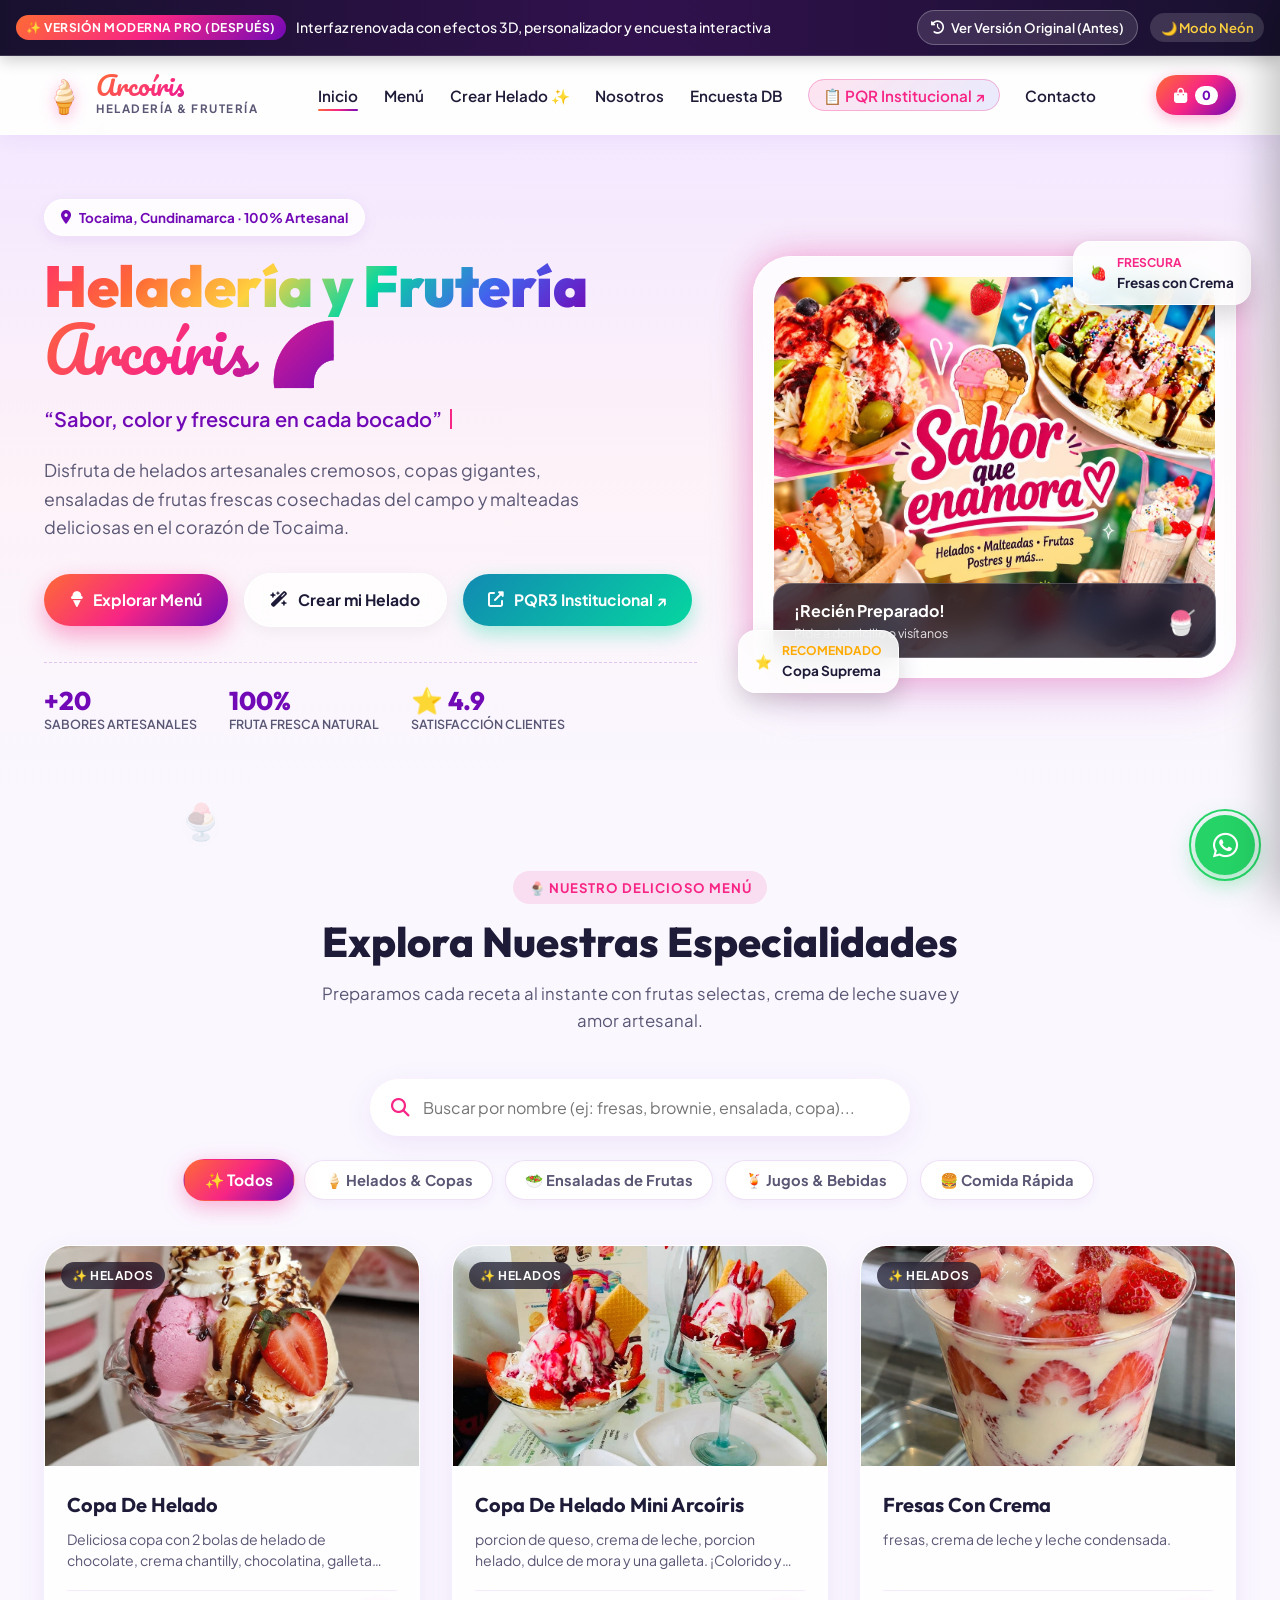
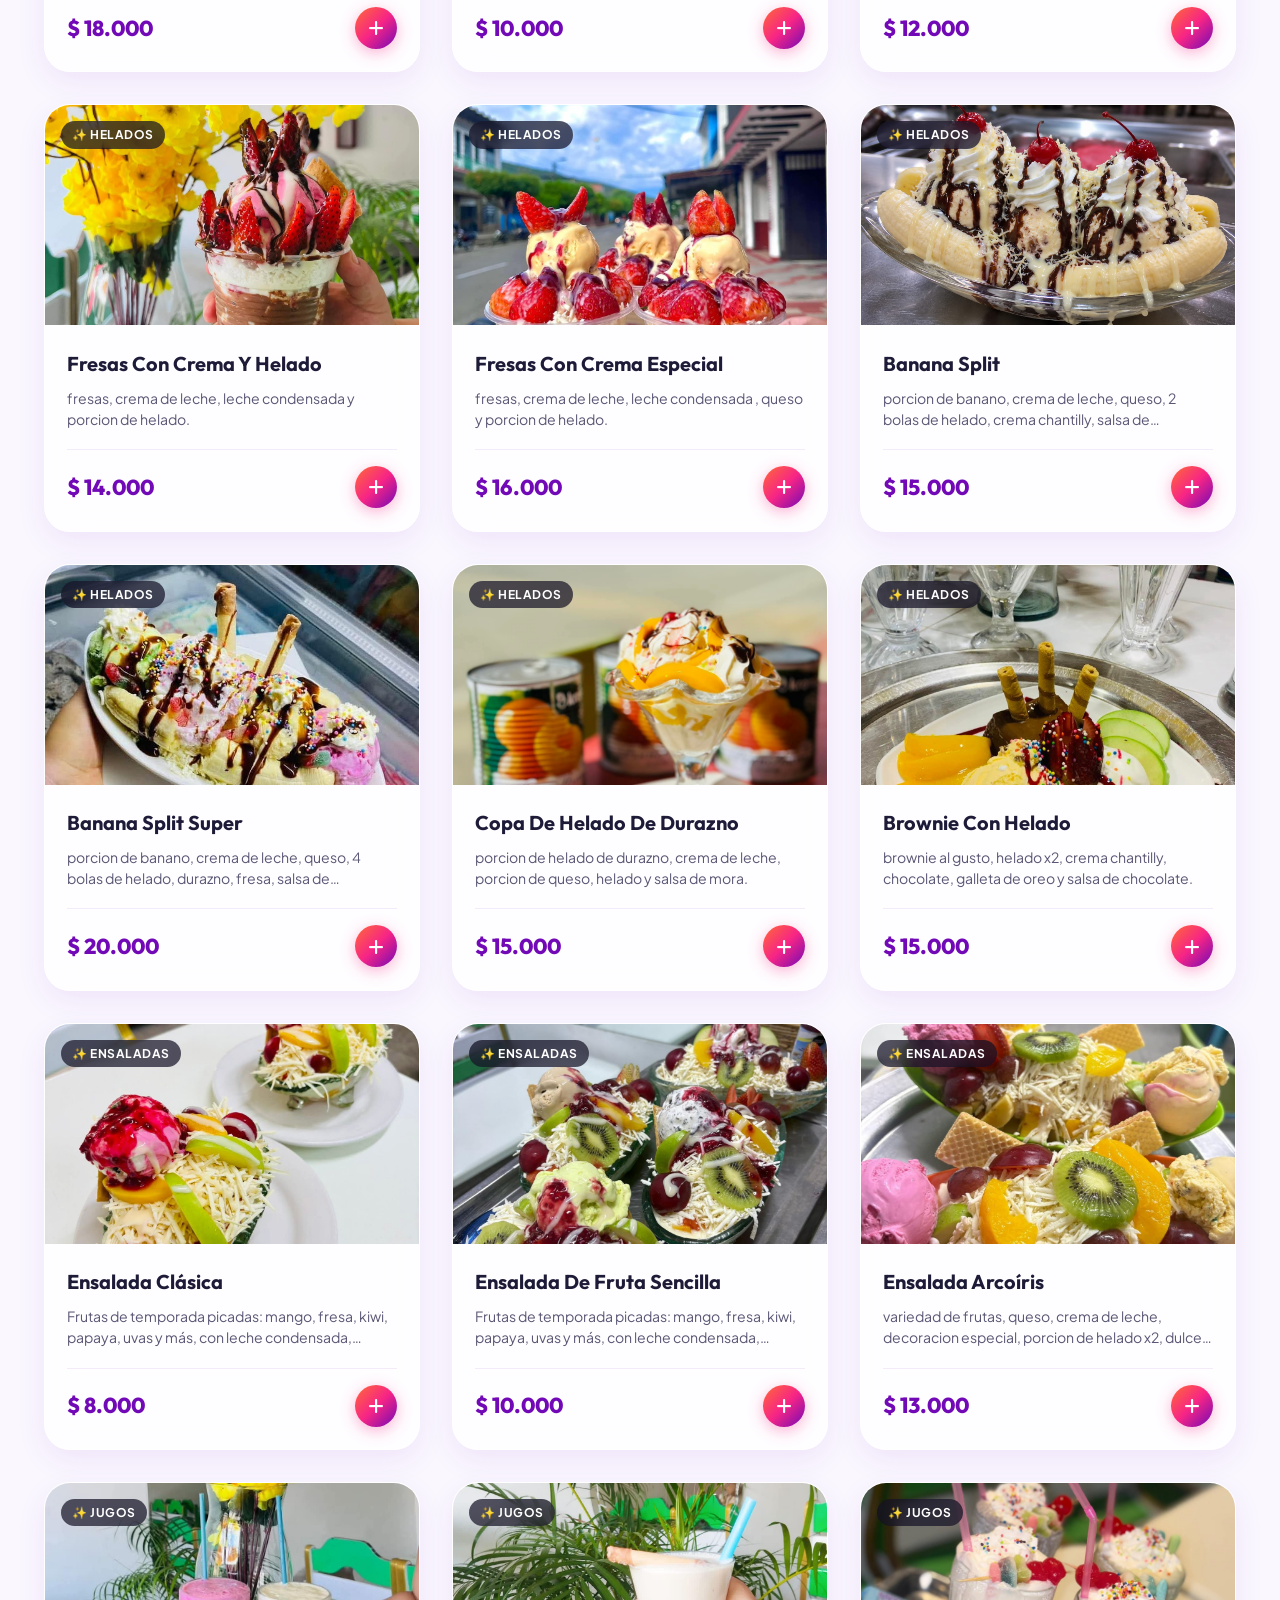
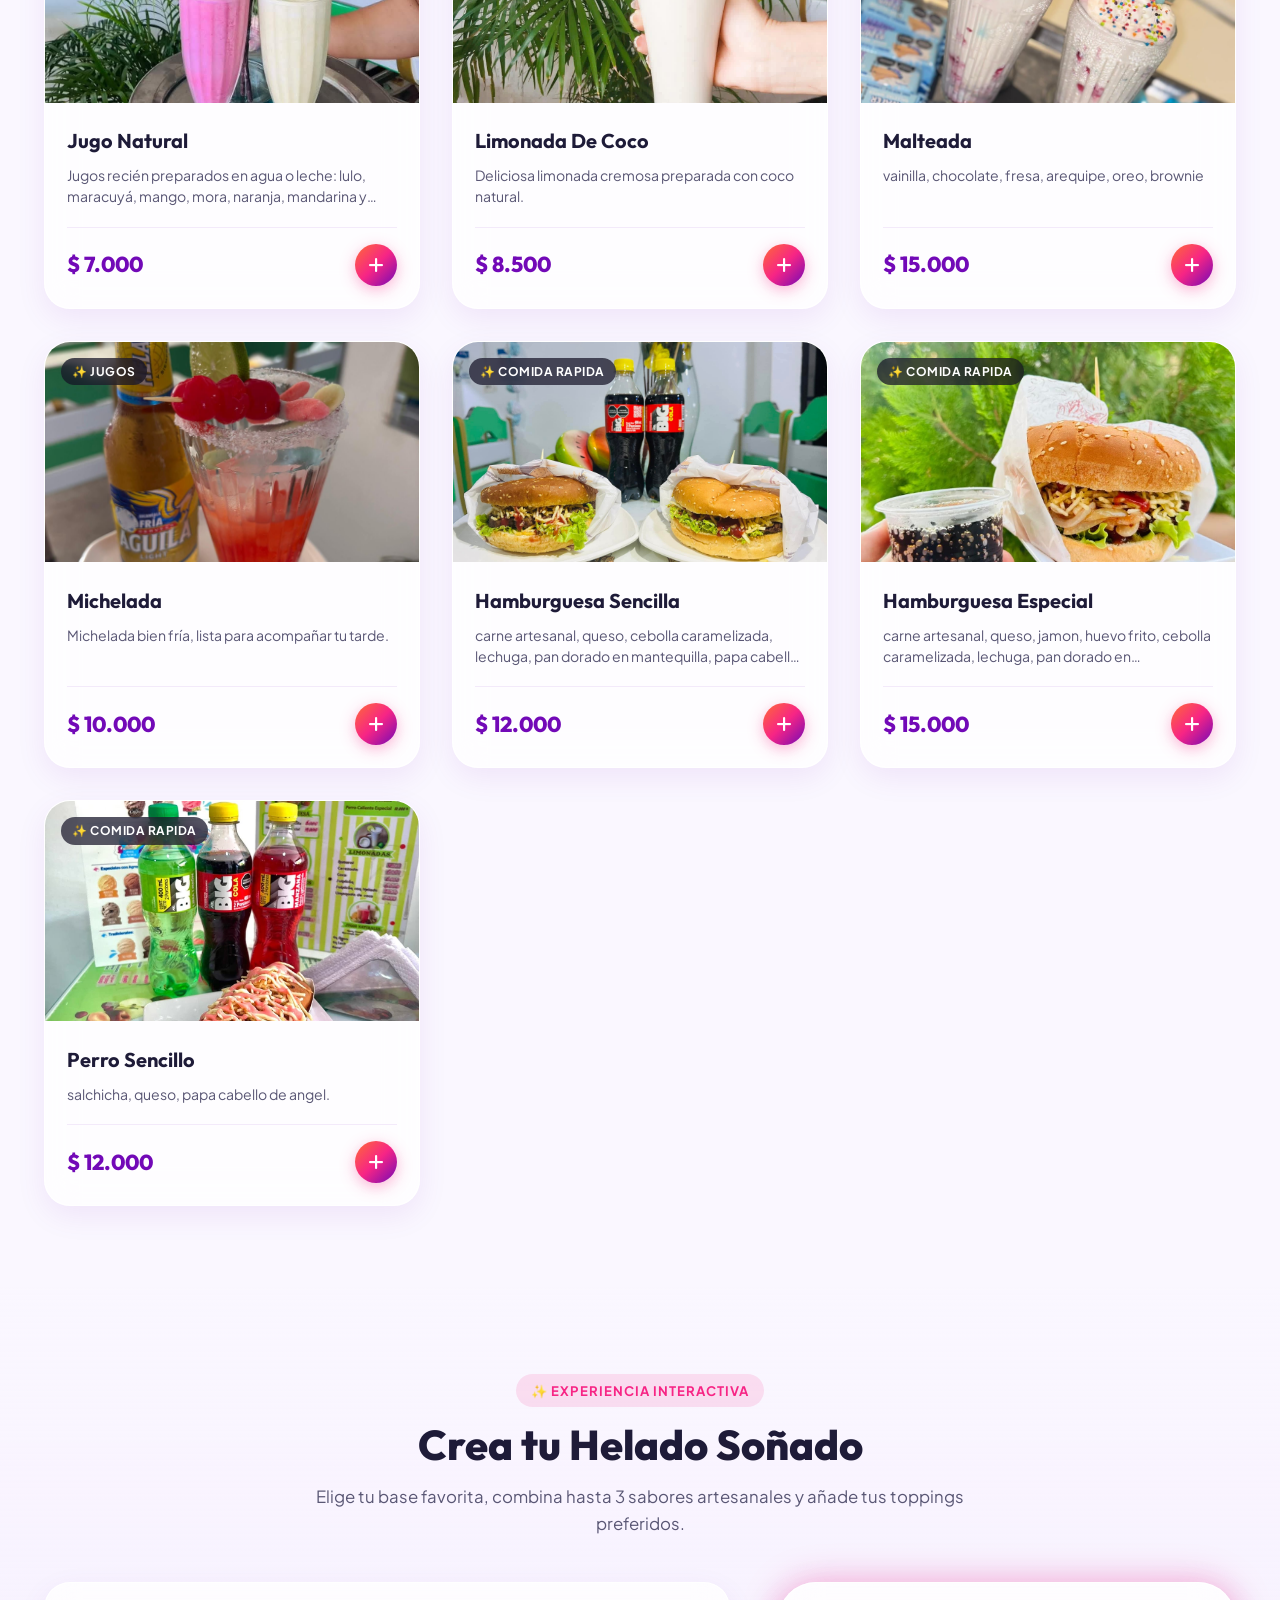
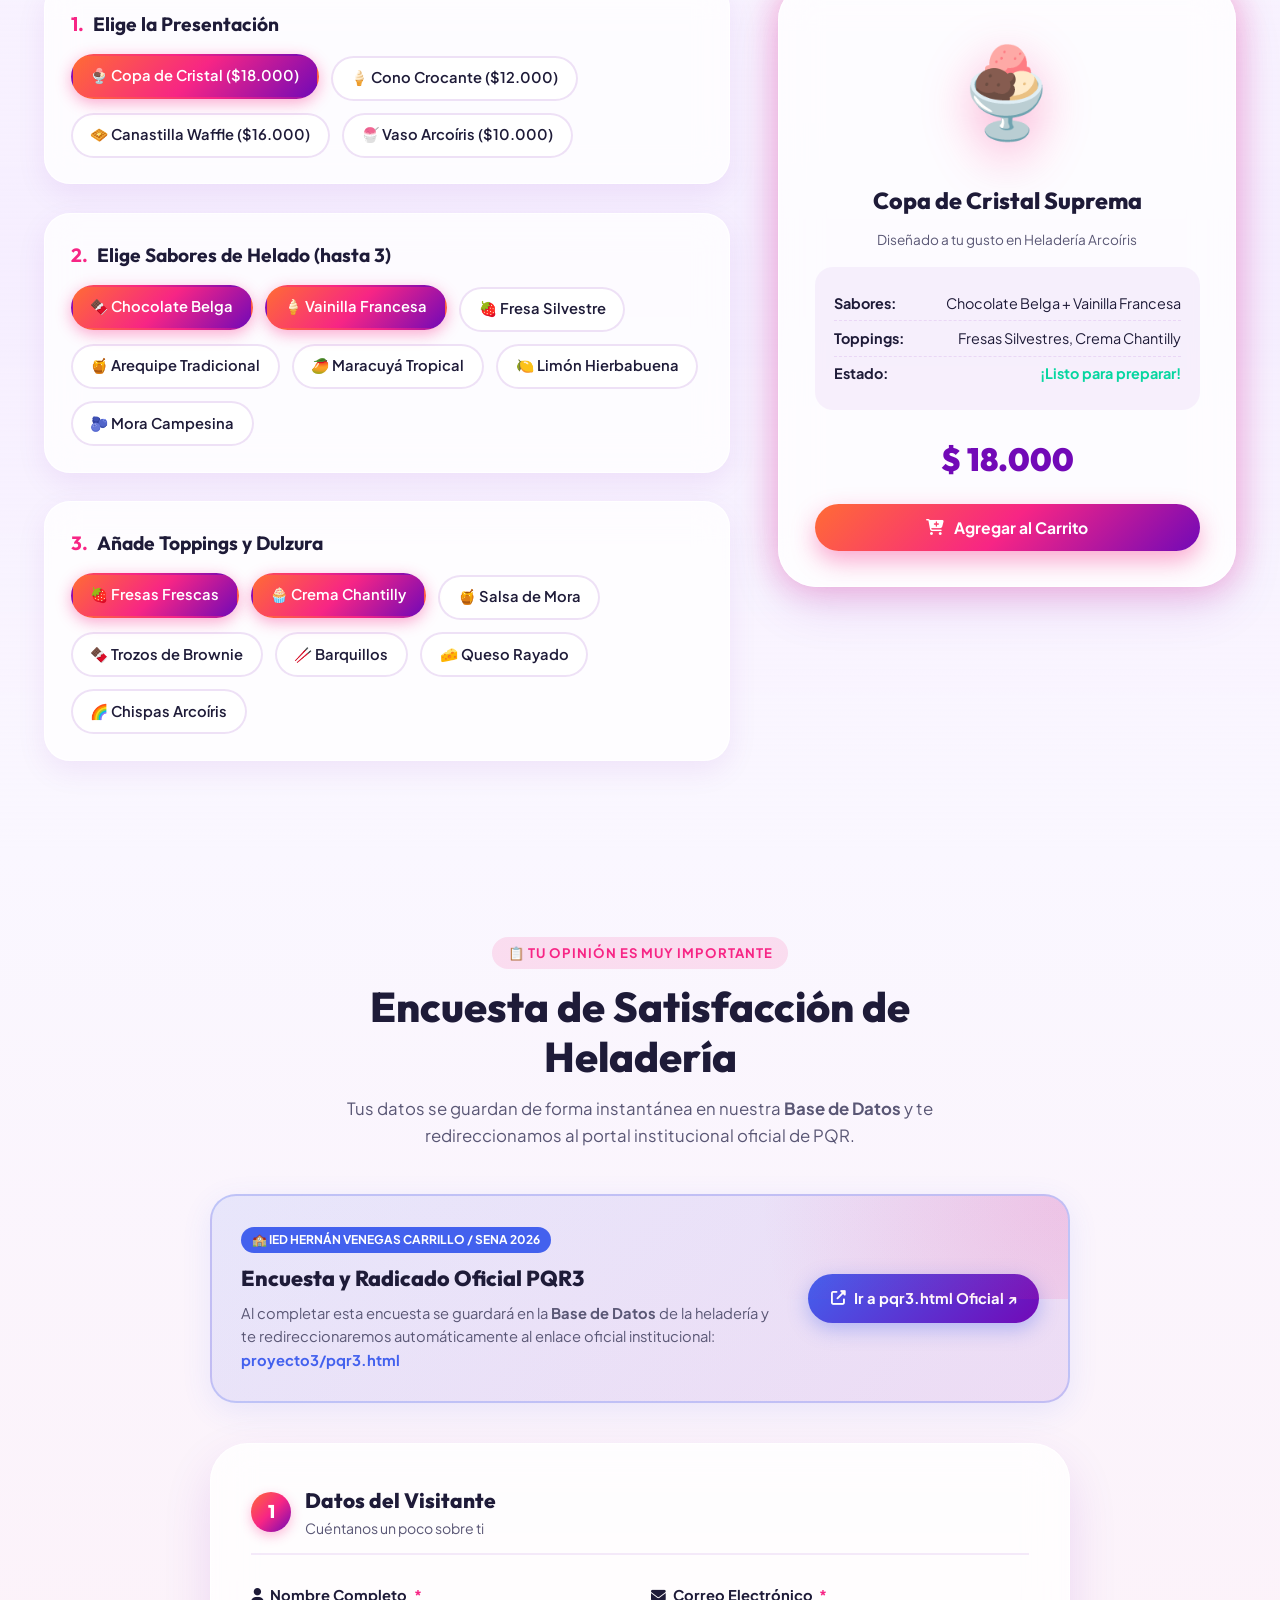
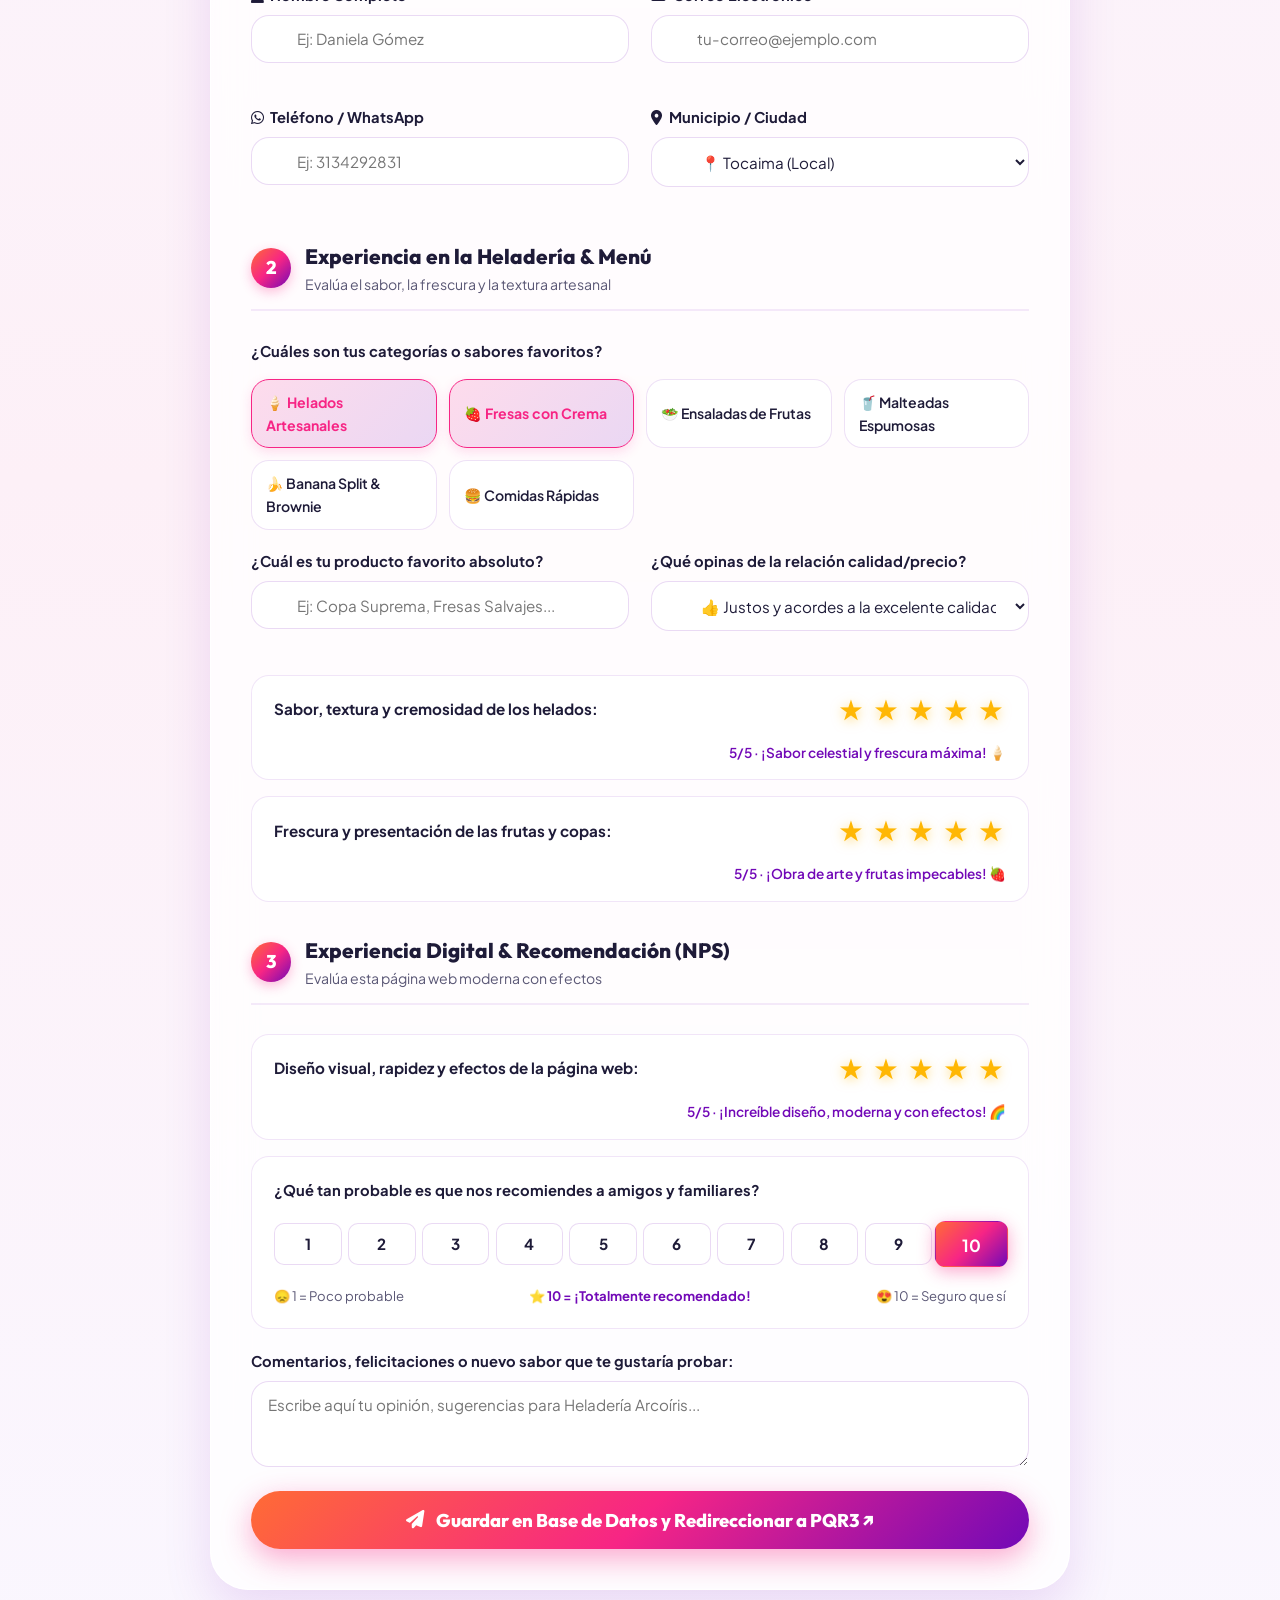
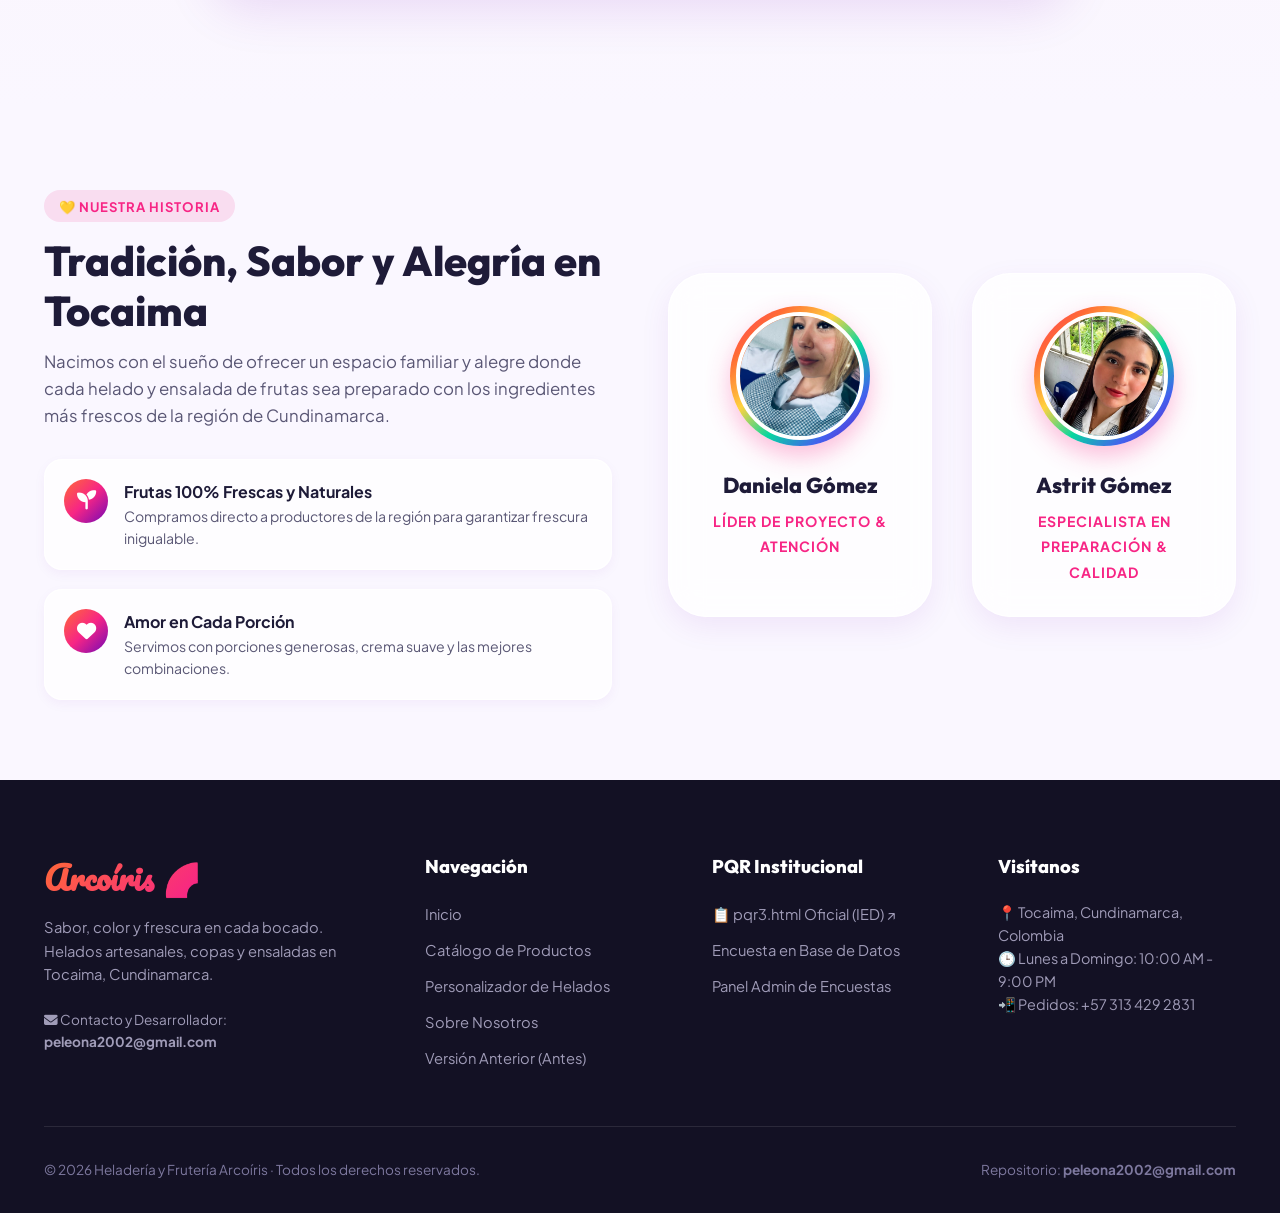
<file: moderno.html>
<!DOCTYPE html>
<html lang="es">
<head>
  <meta charset="UTF-8">
  <meta http-equiv="refresh" content="0; url=index_moderno.html">
  <title>Redireccionando a la versión moderna...</title>
  <script>
    window.location.href = "index_moderno.html";
  </script>
</head>
<body>
  <p>Cargando la versión moderna con efectos... Si no carga automáticamente, <a href="index_moderno.html">haz clic aquí</a>.</p>
</body>
</html>
</file>
<file: css/styles.css>
/* ============================================
   Heladería y Frutería Arcoíris - styles.css
   Paleta: colores del arcoíris + tonos cálidos
   Tipografía: Poppins + Pacifico
============================================ */

/* ---------- VARIABLES CSS (Design Tokens) ---------- */
:root {
  /* Colores arcoíris */
  --color-red:    #FF4757;
  --color-orange: #FF6B35;
  --color-yellow: #FFD700;
  --color-green:  #2ED573;
  --color-teal:   #1E90FF;
  --color-blue:   #5352ED;
  --color-purple: #C850C0;
  --color-pink:   #FF6EB4;

  /* Gradientes arcoíris */
  --gradient-rainbow: linear-gradient(135deg,
    #FF4757 0%, #FF6B35 18%, #FFD700 36%,
    #2ED573 54%, #1E90FF 72%, #C850C0 100%);
  --gradient-rainbow-soft: linear-gradient(135deg,
    #FF6B6B 0%, #FFD93D 25%, #6BCB77 50%,
    #4D96FF 75%, #C77DFF 100%);
  --gradient-warm: linear-gradient(135deg, #FF6B35 0%, #FFD700 100%);
  --gradient-cool: linear-gradient(135deg, #1E90FF 0%, #C850C0 100%);
  --gradient-green: linear-gradient(135deg, #2ED573 0%, #17C0EB 100%);

  /* Colores de texto */
  --text-dark:  #1a1a2e;
  --text-mid:   #444466;
  --text-light: #888899;
  --text-white: #ffffff;

  /* Fondos */
  --bg-primary:  #f3e8ff;  /* Morado pastel suave */
  --bg-about:    #ede0ff;
  --bg-contact:  #f0fff4;
  --bg-team:     #fdf4ff;
  --bg-footer:   #1a1a2e;

  /* Bordes y sombras */
  --radius-sm:  8px;
  --radius-md:  16px;
  --radius-lg:  24px;
  --radius-xl:  40px;
  --radius-full: 9999px;

  --shadow-sm:  0 2px 8px rgba(0,0,0,0.08);
  --shadow-md:  0 8px 24px rgba(0,0,0,0.12);
  --shadow-lg:  0 16px 48px rgba(0,0,0,0.16);
  --shadow-colored: 0 8px 32px rgba(255, 107, 53, 0.3);

  /* Tipografía */
  --font-display: 'Pacifico', cursive;
  --font-body:    'Poppins', sans-serif;

  /* Transiciones */
  --transition-fast:   0.2s ease;
  --transition-normal: 0.35s ease;
  --transition-slow:   0.5s ease;

  /* Navbar height */
  --navbar-h: 72px;
}

/* ---------- RESET & BASE ---------- */
*, *::before, *::after {
  box-sizing: border-box;
  margin: 0;
  padding: 0;
}

html {
  scroll-behavior: smooth;
  font-size: 16px;
}

body {
  font-family: var(--font-body);
  background-color: var(--bg-primary);
  color: var(--text-dark);
  line-height: 1.7;
  overflow-x: hidden;
}

img {
  max-width: 100%;
  height: auto;
  display: block;
}

a {
  text-decoration: none;
  color: inherit;
  transition: color var(--transition-fast);
}

ul { list-style: none; }

button {
  cursor: pointer;
  font-family: var(--font-body);
  border: none;
  outline: none;
}

/* ---------- UTILITY: CONTAINER ---------- */
.container {
  width: min(100%, 1200px);
  margin-inline: auto;
  padding-inline: clamp(16px, 5vw, 48px);
}

/* ---------- UTILITY: BUTTONS ---------- */
.btn {
  display: inline-flex;
  align-items: center;
  gap: 8px;
  padding: 14px 32px;
  border-radius: var(--radius-full);
  font-size: 1rem;
  font-weight: 600;
  cursor: pointer;
  transition: all var(--transition-normal);
  border: 2px solid transparent;
  white-space: nowrap;
}

.btn-primary {
  background: var(--gradient-warm);
  color: #fff;
  box-shadow: 0 6px 20px rgba(255, 107, 53, 0.4);
}
.btn-primary:hover {
  transform: translateY(-3px) scale(1.03);
  box-shadow: 0 12px 32px rgba(255, 107, 53, 0.55);
}

.btn-outline {
  background: transparent;
  color: var(--color-orange);
  border-color: var(--color-orange);
}
.btn-outline:hover {
  background: var(--color-orange);
  color: #fff;
  transform: translateY(-3px);
  box-shadow: 0 8px 20px rgba(255, 107, 53, 0.35);
}

/* ---------- UTILITY: SECTION HEADERS ---------- */
.section-header {
  text-align: center;
  margin-bottom: 48px;
}

.section-tag {
  display: inline-block;
  background: var(--gradient-rainbow-soft);
  color: #fff;
  font-size: 0.85rem;
  font-weight: 600;
  padding: 6px 18px;
  border-radius: var(--radius-full);
  margin-bottom: 12px;
  letter-spacing: 0.5px;
  text-transform: uppercase;
}

.section-title {
  font-size: clamp(1.8rem, 4vw, 2.8rem);
  font-weight: 800;
  color: var(--text-dark);
  margin-bottom: 16px;
  line-height: 1.2;
}

.section-desc {
  font-size: 1.05rem;
  color: var(--text-mid);
  max-width: 560px;
  margin-inline: auto;
}

/* Highlight spans */
.highlight-green  { color: var(--color-green); }
.highlight-blue   { color: var(--color-teal); }
.highlight-rainbow {
  background: var(--gradient-rainbow);
  -webkit-background-clip: text;
  -webkit-text-fill-color: transparent;
  background-clip: text;
}

/* ---------- UTILITY: ANIMATIONS ---------- */
@keyframes fadeUp {
  from { opacity: 0; transform: translateY(30px); }
  to   { opacity: 1; transform: translateY(0); }
}
@keyframes zoomIn {
  from { opacity: 0; transform: scale(0.85); }
  to   { opacity: 1; transform: scale(1); }
}
@keyframes slideLeft {
  from { opacity: 0; transform: translateX(-40px); }
  to   { opacity: 1; transform: translateX(0); }
}
@keyframes slideRight {
  from { opacity: 0; transform: translateX(40px); }
  to   { opacity: 1; transform: translateX(0); }
}
@keyframes float {
  0%, 100% { transform: translateY(0px) rotate(0deg); }
  50%       { transform: translateY(-18px) rotate(3deg); }
}
@keyframes bubbleRise {
  0%   { transform: translateY(0) scale(1); opacity: 0.6; }
  100% { transform: translateY(-110vh) scale(1.3); opacity: 0; }
}
@keyframes rainbowShift {
  0%   { background-position: 0% 50%; }
  50%  { background-position: 100% 50%; }
  100% { background-position: 0% 50%; }
}
@keyframes pulse {
  0%, 100% { box-shadow: 0 0 0 0 rgba(46, 213, 115, 0.5); }
  50%       { box-shadow: 0 0 0 10px rgba(46, 213, 115, 0); }
}
@keyframes spin {
  to { transform: rotate(360deg); }
}

/* Animation utility classes */
.animate-fade-up   { animation: fadeUp   0.7s ease both; }
.animate-zoom-in   { animation: zoomIn   0.8s ease both; }
.animate-slide-left  { animation: slideLeft  0.7s ease both; }
.animate-slide-right { animation: slideRight 0.7s ease both; }

/* Delay helpers */
.delay-1 { animation-delay: 0.15s; }
.delay-2 { animation-delay: 0.3s; }
.delay-3 { animation-delay: 0.45s; }
.delay-4 { animation-delay: 0.6s; }
.delay-5 { animation-delay: 0.75s; }

/* Scroll-triggered reveal (added via JS) */
.reveal { opacity: 0; transform: translateY(28px); transition: opacity 0.6s ease, transform 0.6s ease; }
.reveal.visible { opacity: 1; transform: translateY(0); }

/* =============================================
   HEADER / NAVBAR
============================================= */
.header {
  position: fixed;
  top: 0;
  left: 0;
  right: 0;
  z-index: 1000;
  transition: background var(--transition-normal), box-shadow var(--transition-normal);
}

/* Scrolled state (added via JS) */
.header.scrolled {
  background: rgba(255, 255, 255, 0.95);
  backdrop-filter: blur(16px);
  box-shadow: 0 2px 20px rgba(0,0,0,0.08);
}

.navbar {
  display: flex;
  align-items: center;
  justify-content: space-between;
  height: var(--navbar-h);
  padding-inline: clamp(16px, 5vw, 60px);
}

/* Logo */
.nav-logo {
  display: flex;
  align-items: center;
  gap: 10px;
  text-decoration: none;
}

.logo-icon {
  font-size: 2rem;
  line-height: 1;
  filter: drop-shadow(0 2px 6px rgba(255, 107, 53, 0.4));
  animation: float 3s ease-in-out infinite;
}

.logo-text {
  display: flex;
  flex-direction: column;
  line-height: 1.1;
}

.logo-main {
  font-family: var(--font-display);
  font-size: 1.4rem;
  background: var(--gradient-rainbow);
  -webkit-background-clip: text;
  -webkit-text-fill-color: transparent;
  background-clip: text;
  background-size: 200% 200%;
  animation: rainbowShift 4s ease infinite;
}

.logo-sub {
  font-size: 0.65rem;
  color: var(--text-light);
  font-weight: 500;
  text-transform: uppercase;
  letter-spacing: 1px;
  -webkit-text-fill-color: var(--text-light);
}

/* Nav menu */
.nav-menu {
  display: flex;
  align-items: center;
  gap: 6px;
}

.nav-link {
  padding: 8px 18px;
  border-radius: var(--radius-full);
  font-size: 0.92rem;
  font-weight: 500;
  color: var(--text-dark);
  transition: all var(--transition-fast);
  position: relative;
}

.nav-link::after {
  content: '';
  position: absolute;
  bottom: 2px;
  left: 50%;
  transform: translateX(-50%) scaleX(0);
  width: 60%;
  height: 2px;
  background: var(--gradient-warm);
  border-radius: 2px;
  transition: transform var(--transition-normal);
}

.nav-link:hover::after,
.nav-link.active::after {
  transform: translateX(-50%) scaleX(1);
}

.nav-link:hover,
.nav-link.active {
  color: var(--color-orange);
}

/* Hamburger button */
.nav-toggle {
  display: none;
  flex-direction: column;
  gap: 5px;
  background: none;
  border: none;
  padding: 4px;
  cursor: pointer;
  z-index: 1010;
}

.hamburger-line {
  display: block;
  width: 26px;
  height: 3px;
  background: var(--text-dark);
  border-radius: 3px;
  transition: all var(--transition-normal);
}

/* Open state */
.nav-toggle.open .hamburger-line:nth-child(1) {
  transform: translateY(8px) rotate(45deg);
  background: var(--color-orange);
}
.nav-toggle.open .hamburger-line:nth-child(2) {
  opacity: 0;
}
.nav-toggle.open .hamburger-line:nth-child(3) {
  transform: translateY(-8px) rotate(-45deg);
  background: var(--color-orange);
}

/* =============================================
   HERO SECTION
============================================= */
.hero {
  min-height: 100vh;
  padding-top: var(--navbar-h);
  background: linear-gradient(160deg, #fff9f0 0%, #fff0f5 40%, #f0f8ff 100%);
  position: relative;
  overflow: hidden;
  display: flex;
  align-items: center;
}

/* Decorative bubbles */
.bubbles {
  position: absolute;
  inset: 0;
  pointer-events: none;
  z-index: 0;
}

.bubble {
  position: absolute;
  border-radius: 50%;
  opacity: 0.55;
  animation: bubbleRise linear infinite;
}

.bubble-1 { width: 70px;  height: 70px;  background: radial-gradient(circle, #FF4757aa, transparent); left: 5%;   bottom: -80px; animation-duration: 8s;  animation-delay: 0s; }
.bubble-2 { width: 50px;  height: 50px;  background: radial-gradient(circle, #FF6B35aa, transparent); left: 18%;  bottom: -60px; animation-duration: 10s; animation-delay: 1.5s; }
.bubble-3 { width: 90px;  height: 90px;  background: radial-gradient(circle, #FFD700aa, transparent); left: 35%;  bottom: -100px; animation-duration: 12s; animation-delay: 0.5s; }
.bubble-4 { width: 60px;  height: 60px;  background: radial-gradient(circle, #2ED573aa, transparent); left: 55%;  bottom: -70px; animation-duration: 9s;  animation-delay: 2s; }
.bubble-5 { width: 80px;  height: 80px;  background: radial-gradient(circle, #1E90FFaa, transparent); left: 75%;  bottom: -90px; animation-duration: 11s; animation-delay: 1s; }
.bubble-6 { width: 55px;  height: 55px;  background: radial-gradient(circle, #C850C0aa, transparent); left: 90%;  bottom: -65px; animation-duration: 7s;  animation-delay: 0.8s; }

.hero-content {
  position: relative;
  z-index: 1;
  display: grid;
  grid-template-columns: 1fr 1fr;
  align-items: center;
  gap: 48px;
  width: min(100%, 1200px);
  margin-inline: auto;
  padding: 60px clamp(16px, 5vw, 48px);
}

.hero-text {
  display: flex;
  flex-direction: column;
  gap: 20px;
}

.hero-tag {
  display: inline-flex;
  align-items: center;
  gap: 6px;
  background: rgba(255, 107, 53, 0.1);
  color: var(--color-orange);
  font-size: 0.85rem;
  font-weight: 600;
  padding: 6px 16px;
  border-radius: var(--radius-full);
  width: fit-content;
  border: 1px solid rgba(255, 107, 53, 0.25);
}

.hero-title {
  font-size: clamp(2rem, 5vw, 3.4rem);
  font-weight: 800;
  line-height: 1.15;
  color: var(--text-dark);
}

.rainbow-text {
  background: var(--gradient-rainbow);
  -webkit-background-clip: text;
  -webkit-text-fill-color: transparent;
  background-clip: text;
  background-size: 300% 300%;
  animation: rainbowShift 5s ease infinite;
}

.hero-brand {
  font-family: var(--font-display);
  font-size: 1.1em;
  color: var(--color-orange);
  -webkit-text-fill-color: var(--color-orange);
  text-shadow: 2px 4px 16px rgba(255, 107, 53, 0.25);
}

.hero-slogan {
  font-size: 1.15rem;
  font-style: italic;
  color: var(--color-purple);
  font-weight: 500;
  padding: 12px 20px;
  border-left: 4px solid var(--color-purple);
  background: rgba(200, 80, 192, 0.06);
  border-radius: 0 var(--radius-md) var(--radius-md) 0;
}

.hero-desc {
  font-size: 1rem;
  color: var(--text-mid);
  line-height: 1.8;
}

.hero-buttons {
  contain: layout paint;
  display: flex;
  gap: 14px;
  flex-wrap: wrap;
}


/* Badges */
.hero-badges {
  display: flex;
  flex-wrap: wrap;
  gap: 10px;
}

.badge {
  display: inline-flex;
  align-items: center;
  gap: 5px;
  padding: 6px 14px;
  border-radius: var(--radius-full);
  font-size: 0.78rem;
  font-weight: 600;
}
.badge-red    { background: #ffe0e0; color: #c0392b; }
.badge-orange { background: #fff0e0; color: #d35400; }
.badge-yellow { background: #fffbe0; color: #b8860b; }
.badge-green  { background: #e0ffe8; color: #218c45; }

/* Hero image */
.hero-image { position: relative; }

.hero-image-wrapper {
  position: relative;
  border-radius: var(--radius-xl);
  overflow: visible;
}

/* ---------- HERO SLIDESHOW ---------- */
.hero-slideshow {
  position: relative;
  width: 100%;
  border-radius: var(--radius-xl);
  overflow: hidden;
  aspect-ratio: 4/3;
  box-shadow: 0 24px 64px rgba(0,0,0,0.18), 0 4px 16px rgba(255, 107, 53, 0.2);
  animation: float 5s ease-in-out infinite;
  background: #222;
}

.slide {
  position: absolute;
  inset: 0;
  opacity: 0;
  transition: opacity 0.9s ease;
}

.slide.active { opacity: 1; }

.slide img {
  width: 100%;
  height: 100%;
  object-fit: cover;
  display: block;
}

/* Slideshow controls */
.slide-prev,
.slide-next {
  position: absolute;
  top: 50%;
  transform: translateY(-50%);
  z-index: 10;
  background: rgba(255,255,255,0.85);
  color: var(--text-dark);
  width: 38px;
  height: 38px;
  border-radius: 50%;
  display: flex;
  align-items: center;
  justify-content: center;
  font-size: 0.9rem;
  border: none;
  cursor: pointer;
  transition: all var(--transition-normal);
  box-shadow: var(--shadow-sm);
  backdrop-filter: blur(4px);
}
.slide-prev { left: 10px; }
.slide-next { right: 10px; }
.slide-prev:hover,
.slide-next:hover {
  background: var(--gradient-warm);
  color: #fff;
  transform: translateY(-50%) scale(1.1);
}

/* Slideshow dots */
.slide-dots {
  position: absolute;
  bottom: 14px;
  left: 50%;
  transform: translateX(-50%);
  display: flex;
  gap: 8px;
  z-index: 10;
}

.dot {
  width: 10px;
  height: 10px;
  border-radius: 50%;
  border: 2px solid rgba(255,255,255,0.8);
  background: rgba(255,255,255,0.35);
  cursor: pointer;
  transition: all var(--transition-normal);
  padding: 0;
}

.dot.active {
  background: #fff;
  transform: scale(1.3);
  border-color: var(--color-orange);
}
.dot:hover { background: rgba(255,255,255,0.8); }

/* Floating cards */
.floating-card {
  position: absolute;
  background: rgba(255,255,255,0.92);
  backdrop-filter: blur(12px);
  border-radius: var(--radius-md);
  padding: 10px 16px;
  display: flex;
  align-items: center;
  gap: 10px;
  box-shadow: var(--shadow-md);
  font-size: 0.82rem;
  white-space: nowrap;
  animation: float 4s ease-in-out infinite;
}

.floating-card strong { display: block; font-weight: 700; font-size: 0.88rem; }
.floating-card small  { color: var(--text-light); font-size: 0.72rem; }
.card-icon { font-size: 1.4rem; }

.card-location {
  bottom: -18px;
  left: -20px;
  animation-delay: 0.5s;
  border-left: 4px solid var(--color-orange);
}

.card-rating {
  top: -14px;
  right: -20px;
  border-left: 4px solid var(--color-yellow);
}

/* Hero wave */
.hero-wave {
  position: absolute;
  bottom: -1px;
  left: 0;
  right: 0;
  line-height: 0;
}
.hero-wave svg { width: 100%; display: block; }

/* =============================================
   PRODUCTS SECTION
============================================= */
.products-section {
  padding: 80px 0;
  background: #fff9f0;
}

/* Category filters */
.category-filters {
  display: flex;
  justify-content: center;
  flex-wrap: wrap;
  gap: 10px;
  margin-bottom: 40px;
}

.filter-btn {
  padding: 10px 24px;
  border-radius: var(--radius-full);
  border: 2px solid transparent;
  background: rgba(0,0,0,0.05);
  color: var(--text-mid);
  font-size: 0.9rem;
  font-weight: 600;
  transition: all var(--transition-normal);
  cursor: pointer;
}

.filter-btn:hover {
  background: rgba(255, 107, 53, 0.1);
  border-color: var(--color-orange);
  color: var(--color-orange);
  transform: translateY(-2px);
}

.filter-btn.active {
  background: var(--gradient-warm);
  color: #fff;
  border-color: transparent;
  box-shadow: 0 4px 16px rgba(255, 107, 53, 0.4);
  transform: translateY(-2px);
}

/* Product grid */
.products-grid {
  display: grid;
  grid-template-columns: repeat(auto-fill, minmax(300px, 1fr));
  gap: 28px;
} 


/* Product card */
.product-card {
  background: #fff;
  border-radius: var(--radius-lg);
  box-shadow: var(--shadow-sm);
  overflow: hidden;
  transition: all var(--transition-normal);
  position: relative;
}

.product-card:hover {
  transform: translateY(-8px);
  box-shadow: var(--shadow-lg);
}

.product-card.featured {
  border: 2px solid var(--color-yellow);
}

/* Product image */
.product-image-wrap {
  position: relative;
  overflow: hidden;
  aspect-ratio: 4/3;
  cursor: pointer;
}

.product-img {
  width: 100%;
  height: 100%;
  object-fit: cover;
  transition: transform var(--transition-slow);
}

.product-card:hover .product-img {
  transform: scale(1.08);
}

/* Product badge */
.product-badge {
  position: absolute;
  top: 12px;
  left: 12px;
  padding: 5px 12px;
  border-radius: var(--radius-full);
  font-size: 0.75rem;
  font-weight: 700;
  z-index: 1;
}

.product-popular {
  position: absolute;
  top: 12px;
  right: 12px;
  background: var(--color-red);
  color: #fff;
  padding: 5px 12px;
  border-radius: var(--radius-full);
  font-size: 0.75rem;
  font-weight: 700;
  animation: pulse 2s infinite;
}

/* Badge color variants */
.badge-red    { background: #FF4757; color: #fff; }
.badge-orange { background: #FF6B35; color: #fff; }
.badge-yellow { background: #FFD700; color: #333; }
.badge-green  { background: #2ED573; color: #fff; }
.badge-blue   { background: #1E90FF; color: #fff; }
.badge-purple { background: #C850C0; color: #fff; }
.badge-pink   { background: #FF6EB4; color: #fff; }

/* Product overlay */
.product-overlay {
  position: absolute;
  inset: 0;
  background: rgba(26, 26, 46, 0.45);
  display: flex;
  align-items: center;
  justify-content: center;
  opacity: 0;
  transition: opacity var(--transition-normal);
}

.product-card:hover .product-overlay { opacity: 1; }

.overlay-btn {
  background: #fff;
  color: var(--text-dark);
  padding: 10px 24px;
  border-radius: var(--radius-full);
  font-weight: 700;
  font-size: 0.88rem;
  transform: translateY(12px);
  transition: all var(--transition-normal);
}

.product-card:hover .overlay-btn {
  transform: translateY(0);
}

.overlay-btn:hover {
  background: var(--gradient-warm);
  color: #fff;
}

/* Product info */
.product-info {
  padding: 20px;
  display: flex;
  flex-direction: column;
  gap: 10px;
}

.product-name {
  font-size: 1.1rem;
  font-weight: 700;
  color: var(--text-dark);
}

.product-desc {
  font-size: 0.88rem;
  color: var(--text-light);
  line-height: 1.6;
}

.product-footer {
  display: flex;
  align-items: center;
  justify-content: space-between;
  margin-top: 4px;
}

.product-price {
  font-size: 1.15rem;
  font-weight: 800;
  background: var(--gradient-warm);
  -webkit-background-clip: text;
  -webkit-text-fill-color: transparent;
  background-clip: text;
}

.btn-add {
  display: inline-flex;
  align-items: center;
  gap: 6px;
  background: var(--gradient-warm);
  color: #fff;
  padding: 9px 18px;
  border-radius: var(--radius-full);
  font-size: 0.82rem;
  font-weight: 700;
  transition: all var(--transition-normal);
  box-shadow: 0 4px 12px rgba(255, 107, 53, 0.35);
}

.btn-add:hover {
  transform: translateY(-2px) scale(1.05);
  box-shadow: 0 8px 20px rgba(255, 107, 53, 0.55);
}

/* Animación de éxito al agregar al carrito */
.btn-add.added {
  background: #2ED573;
  box-shadow: 0 4px 14px rgba(46, 213, 115, 0.4);
}

/* Hidden product card */
.product-card.hidden {
  display: none;
}

/* =============================================
   ABOUT SECTION
============================================= */
.about-section {
  padding: 0;
  background: var(--bg-about);
  position: relative;
}

.section-wave-top,
.section-wave-bottom {
  line-height: 0;
}
.section-wave-top svg,
.section-wave-bottom svg {
  width: 100%;
  display: block;
}

.about-section .container {
  padding-top: 60px;
  padding-bottom: 60px;
}

/* About cards grid */
.about-grid {
  display: grid;
  grid-template-columns: repeat(auto-fit, minmax(300px, 1fr));
  gap: 28px;
  margin-bottom: 48px;
}

.about-card {
  background: #fff;
  border-radius: var(--radius-lg);
  padding: 32px;
  box-shadow: var(--shadow-sm);
  transition: all var(--transition-normal);
  position: relative;
  overflow: hidden;
}

.about-card::before {
  content: '';
  position: absolute;
  top: 0;
  left: 0;
  right: 0;
  height: 4px;
}

.history-card::before { background: var(--gradient-warm); }
.mission-card::before { background: var(--gradient-green); }
.vision-card::before  { background: var(--gradient-cool); }

.about-card:hover {
  transform: translateY(-6px);
  box-shadow: var(--shadow-md);
}

.about-icon {
  font-size: 2.5rem;
  margin-bottom: 14px;
  line-height: 1;
}

.about-card h3 {
  font-size: 1.2rem;
  font-weight: 700;
  margin-bottom: 14px;
  color: var(--text-dark);
}

.about-card p {
  font-size: 0.93rem;
  color: var(--text-mid);
  line-height: 1.75;
  margin-bottom: 12px;
}

.about-list {
  list-style: none;
  display: flex;
  flex-direction: column;
  gap: 8px;
  margin-top: 6px;
}

.about-list li {
  display: flex;
  align-items: center;
  gap: 10px;
  font-size: 0.9rem;
  color: var(--text-mid);
}
.about-list li span { font-size: 1.1rem; }

/* Vision stats */
.vision-stats {
  display: flex;
  gap: 24px;
  margin-top: 20px;
  padding-top: 16px;
  border-top: 1px solid rgba(0,0,0,0.07);
  flex-wrap: wrap;
}

.stat {
  display: flex;
  flex-direction: column;
  align-items: center;
}

.stat-number {
  font-size: 1.6rem;
  font-weight: 800;
  background: var(--gradient-cool);
  -webkit-background-clip: text;
  -webkit-text-fill-color: transparent;
  background-clip: text;
  line-height: 1;
}

.stat-label {
  font-size: 0.75rem;
  color: var(--text-light);
  font-weight: 500;
  text-align: center;
}

/* Values row */
.values-row {
  display: flex;
  justify-content: center;
  flex-wrap: wrap;
  gap: 20px;
}

.value-item {
  display: flex;
  flex-direction: column;
  align-items: center;
  gap: 8px;
  padding: 20px 28px;
  background: #fff;
  border-radius: var(--radius-lg);
  box-shadow: var(--shadow-sm);
  transition: all var(--transition-normal);
}

.value-item:hover {
  transform: translateY(-5px) scale(1.05);
  box-shadow: var(--shadow-md);
}

.value-icon { font-size: 2rem; }

.value-text {
  font-size: 0.85rem;
  font-weight: 700;
  color: var(--text-dark);
  text-transform: uppercase;
  letter-spacing: 0.5px;
}

/* =============================================
   CONTACT SECTION
============================================= */
.contact-section {
  padding: 80px 0;
  background: var(--bg-contact);
}

.contact-grid {
  display: grid;
  grid-template-columns: 1fr 1.2fr;
  gap: 40px;
  align-items: start;
}

/* Contact info */
.contact-info {
  display: flex;
  flex-direction: column;
  gap: 22px;
}

.contact-info-title {
  font-size: 1.4rem;
  font-weight: 700;
  color: var(--text-dark);
  margin-bottom: 6px;
}

.contact-item {
  display: flex;
  align-items: flex-start;
  gap: 16px;
  padding: 16px;
  background: #fff;
  border-radius: var(--radius-md);
  box-shadow: var(--shadow-sm);
  transition: all var(--transition-normal);
}

.contact-item:hover {
  transform: translateX(6px);
  box-shadow: var(--shadow-md);
}

.contact-icon-wrap {
  width: 48px;
  height: 48px;
  border-radius: 50%;
  display: flex;
  align-items: center;
  justify-content: center;
  font-size: 1.1rem;
  color: #fff;
  flex-shrink: 0;
}

.icon-red    { background: var(--color-red); }
.icon-orange { background: var(--color-orange); }
.icon-yellow { background: var(--color-yellow); color: #333; }
.icon-green  { background: var(--color-green); }

.contact-text {
  display: flex;
  flex-direction: column;
  gap: 2px;
}

.contact-text strong {
  font-size: 0.88rem;
  font-weight: 700;
  color: var(--text-dark);
}

.contact-text span {
  font-size: 0.88rem;
  color: var(--text-mid);
  line-height: 1.5;
}

/* WhatsApp button */
.whatsapp-btn {
  display: inline-flex;
  align-items: center;
  justify-content: center;
  gap: 10px;
  background: linear-gradient(135deg, #25D366, #128C7E);
  color: #fff;
  padding: 16px 32px;
  border-radius: var(--radius-full);
  font-size: 1rem;
  font-weight: 700;
  transition: all var(--transition-normal);
  box-shadow: 0 6px 24px rgba(37, 211, 102, 0.4);
  border: none;
  cursor: pointer;
  text-align: center;
}

.whatsapp-btn:hover {
  transform: translateY(-3px) scale(1.02);
  box-shadow: 0 12px 32px rgba(37, 211, 102, 0.55);
  color: #fff;
}

.whatsapp-btn i { font-size: 1.3rem; }

/* Social contact */
.social-contact { margin-top: 4px; }

.social-contact p {
  font-size: 0.9rem;
  color: var(--text-mid);
  margin-bottom: 12px;
  font-weight: 500;
}

.social-icons {
  display: flex;
  gap: 12px;
}

.social-icon {
  width: 44px;
  height: 44px;
  border-radius: 50%;
  display: flex;
  align-items: center;
  justify-content: center;
  color: #fff;
  font-size: 1rem;
  transition: all var(--transition-normal);
}

.social-icon:hover {
  transform: translateY(-4px) scale(1.12);
  filter: brightness(1.15);
}

.icon-facebook  { background: #1877F2; }
.icon-instagram { background: linear-gradient(135deg, #f09433, #e6683c, #dc2743, #cc2366, #bc1888); }
.icon-tiktok    { background: #010101; }
.icon-whatsapp  { background: #25D366; }

/* Map */
.map-container {
  border-radius: var(--radius-lg);
  overflow: hidden;
  box-shadow: var(--shadow-md);
  height: 420px;
  display: flex;
  flex-direction: column;
}

.map-header {
  background: var(--gradient-warm);
  color: #fff;
  padding: 12px 20px;
  font-size: 0.9rem;
  font-weight: 700;
  display: flex;
  align-items: center;
  gap: 8px;
}

.map-container iframe {
  flex: 1;
  width: 100%;
  border: none;
}

/* =============================================
   FOOTER
============================================= */
.footer {
  background: var(--bg-footer);
  color: rgba(255,255,255,0.75);
  position: relative;
}

.footer-wave {
  line-height: 0;
  margin-top: -1px;
}
.footer-wave svg { width: 100%; display: block; }

.footer-content {
  padding: 60px clamp(16px, 5vw, 48px) 0;
}

.footer-grid {
  display: grid;
  grid-template-columns: 2fr 1fr 1fr 1.3fr;
  gap: 40px;
  margin-bottom: 48px;
}

.footer-logo {
  display: flex;
  align-items: center;
  gap: 12px;
  margin-bottom: 16px;
  font-size: 1.6rem;
}

.footer-logo div {
  display: flex;
  flex-direction: column;
}

.footer-logo strong {
  font-family: var(--font-display);
  font-size: 1.3rem;
  background: var(--gradient-rainbow-soft);
  -webkit-background-clip: text;
  -webkit-text-fill-color: transparent;
  background-clip: text;
}

.footer-logo small {
  font-size: 0.68rem;
  color: rgba(255,255,255,0.45);
  text-transform: uppercase;
  letter-spacing: 1px;
  -webkit-text-fill-color: rgba(255,255,255,0.45);
}

.footer-desc {
  font-size: 0.88rem;
  line-height: 1.7;
  color: rgba(255,255,255,0.55);
  margin-bottom: 20px;
}

.footer-social {
  display: flex;
  gap: 10px;
}

.footer-social-link {
  width: 38px;
  height: 38px;
  border-radius: 50%;
  display: flex;
  align-items: center;
  justify-content: center;
  background: rgba(255,255,255,0.1);
  color: rgba(255,255,255,0.75);
  font-size: 0.9rem;
  transition: all var(--transition-normal);
}

.footer-social-link:hover {
  background: var(--gradient-warm);
  color: #fff;
  transform: translateY(-3px);
}

.footer-heading {
  font-size: 0.95rem;
  font-weight: 700;
  color: #fff;
  margin-bottom: 18px;
  text-transform: uppercase;
  letter-spacing: 1px;
  position: relative;
  padding-bottom: 10px;
}

.footer-heading::after {
  content: '';
  position: absolute;
  bottom: 0;
  left: 0;
  width: 36px;
  height: 2px;
  background: var(--gradient-warm);
  border-radius: 2px;
}

.footer-links {
  display: flex;
  flex-direction: column;
  gap: 10px;
}

.footer-links a {
  font-size: 0.88rem;
  color: rgba(255,255,255,0.6);
  transition: all var(--transition-fast);
  display: flex;
  align-items: center;
  gap: 6px;
}

.footer-links a:hover {
  color: var(--color-yellow);
  transform: translateX(4px);
}

.footer-contact-list {
  display: flex;
  flex-direction: column;
  gap: 12px;
}

.footer-contact-list li {
  display: flex;
  align-items: flex-start;
  gap: 10px;
  font-size: 0.85rem;
  color: rgba(255,255,255,0.6);
}

.footer-contact-list li i {
  color: var(--color-orange);
  margin-top: 3px;
  flex-shrink: 0;
}

/* Footer bottom bar */
.footer-bottom {
  border-top: 1px solid rgba(255,255,255,0.1);
  padding: 24px 0 28px;
  text-align: center;
}

.rainbow-bar {
  height: 4px;
  background: var(--gradient-rainbow);
  border-radius: var(--radius-full);
  margin-bottom: 18px;
  background-size: 300% 100%;
  animation: rainbowShift 4s ease infinite;
}

.footer-bottom p {
  font-size: 0.85rem;
  color: rgba(255,255,255,0.45);
}

/* =============================================
   FLOATING WHATSAPP BUTTON
============================================= */
.whatsapp-float {
  position: fixed;
  bottom: 24px;
  right: 24px;
  z-index: 900;
  width: 60px;
  height: 60px;
  border-radius: 50%;
  background: #25D366;
  color: #fff;
  display: flex;
  align-items: center;
  justify-content: center;
  font-size: 1.7rem;
  box-shadow: 0 6px 24px rgba(37, 211, 102, 0.5);
  transition: all var(--transition-normal);
  animation: pulse 3s infinite;
}

.whatsapp-float:hover {
  transform: scale(1.12);
  background: #128C7E;
  color: #fff;
}

.whatsapp-tooltip {
  position: absolute;
  right: 70px;
  white-space: nowrap;
  background: rgba(26,26,46,0.9);
  color: #fff;
  padding: 6px 14px;
  border-radius: var(--radius-full);
  font-size: 0.8rem;
  font-weight: 600;
  opacity: 0;
  pointer-events: none;
  transition: opacity var(--transition-fast);
}

.whatsapp-float:hover .whatsapp-tooltip {
  opacity: 1;
}

/* =============================================
   SCROLL TOP BUTTON
============================================= */
.scroll-top-btn {
  position: fixed;
  bottom: 100px;
  right: 24px;
  z-index: 900;
  width: 46px;
  height: 46px;
  border-radius: 50%;
  background: var(--gradient-warm);
  color: #fff;
  display: flex;
  align-items: center;
  justify-content: center;
  font-size: 1rem;
  box-shadow: 0 4px 16px rgba(255, 107, 53, 0.4);
  transition: all var(--transition-normal);
  opacity: 0;
  pointer-events: none;
  transform: translateY(20px);
}

.scroll-top-btn.visible {
  opacity: 1;
  pointer-events: auto;
  transform: translateY(0);
}

.scroll-top-btn:hover {
  transform: translateY(-3px);
  box-shadow: 0 8px 24px rgba(255, 107, 53, 0.55);
}

/* =============================================
   MODAL
============================================= */
.modal-overlay {
  position: fixed;
  inset: 0;
  z-index: 2000;
  background: rgba(26, 26, 46, 0.7);
  display: flex;
  align-items: center;
  justify-content: center;
  padding: 20px;
  opacity: 0;
  pointer-events: none;
  transition: opacity var(--transition-normal);
}

.modal-overlay.open {
  opacity: 1;
  pointer-events: auto;
}

.modal-box {
  background: #fff;
  border-radius: var(--radius-xl);
  max-width: 480px;
  width: 100%;
  overflow: hidden;
  position: relative;
  transform: scale(0.9);
  transition: transform var(--transition-normal);
  box-shadow: var(--shadow-lg);
}

.modal-overlay.open .modal-box {
  transform: scale(1);
}

.modal-close {
  position: absolute;
  top: 14px;
  right: 14px;
  width: 36px;
  height: 36px;
  border-radius: 50%;
  background: rgba(0,0,0,0.07);
  color: var(--text-dark);
  display: flex;
  align-items: center;
  justify-content: center;
  font-size: 0.9rem;
  z-index: 1;
  transition: all var(--transition-fast);
}

.modal-close:hover {
  background: var(--color-red);
  color: #fff;
}

.modal-img {
  width: 100%;
  aspect-ratio: 4/3;
  object-fit: cover;
}

.modal-body {
  padding: 24px;
  display: flex;
  flex-direction: column;
  gap: 12px;
}

.modal-title {
  font-size: 1.4rem;
  font-weight: 700;
  color: var(--text-dark);
}

.modal-desc {
  font-size: 0.93rem;
  color: var(--text-mid);
  line-height: 1.7;
}

.modal-price {
  font-size: 1.5rem;
  font-weight: 800;
  background: var(--gradient-warm);
  -webkit-background-clip: text;
  -webkit-text-fill-color: transparent;
  background-clip: text;
}

/* =============================================
   RESPONSIVE: TABLET (≤ 900px)
============================================= */
@media (max-width: 900px) {
  .hero-content {
    grid-template-columns: 1fr;
    text-align: center;
    gap: 40px;
  }

  .hero-tag { margin-inline: auto; }

  .hero-buttons { justify-content: center; }

  .hero-badges { justify-content: center; }

  .hero-image { order: -1; }

  .card-location { bottom: -14px; left: 8px; }
  .card-rating   { top: -10px;   right: 8px; }

  .contact-grid {
    grid-template-columns: 1fr;
  }

  .footer-grid {
    grid-template-columns: 1fr 1fr;
    gap: 32px;
  }

  .footer-brand { grid-column: span 2; }
}

/* =============================================
   RESPONSIVE: MOBILE (≤ 600px)
============================================= */
@media (max-width: 600px) {
  :root { --navbar-h: 64px; }

  /* Navbar mobile */
  .nav-toggle { display: flex; }

  .nav-menu {
    position: fixed;
    inset: 0;
    top: var(--navbar-h);
    background: rgba(255, 255, 255, 0.97);
    backdrop-filter: blur(16px);
    flex-direction: column;
    justify-content: center;
    align-items: center;
    gap: 8px;
    transform: translateY(-100%);
    opacity: 0;
    transition: all var(--transition-normal);
    z-index: 999;
    pointer-events: none;
  }

  .nav-menu.open {
    transform: translateY(0);
    opacity: 1;
    pointer-events: auto;
  }

  .nav-link {
    font-size: 1.2rem;
    padding: 14px 32px;
  }

  /* Hero */
  .hero-content { padding: 40px 16px 80px; }

  .hero-title { font-size: clamp(1.7rem, 8vw, 2.4rem); }

  .hero-img { border-radius: var(--radius-lg); }

  .floating-card {
    font-size: 0.72rem;
    padding: 8px 12px;
  }

  /* Products */
  .products-grid {
    grid-template-columns: 1fr;
  }

  /* About */
  .about-grid { grid-template-columns: 1fr; }

  /* Contact */
  .map-container { height: 280px; }

  /* Footer */
  .footer-grid {
    grid-template-columns: 1fr;
    gap: 24px;
  }

  .footer-brand { grid-column: auto; }

  /* Modal */
  .modal-box { border-radius: var(--radius-lg); }

  /* Float buttons */
  .whatsapp-float { bottom: 16px; right: 16px; }
  .scroll-top-btn { bottom: 88px; right: 16px; }
}

/* =============================================
   SCROLLBAR STYLING
============================================= */
::-webkit-scrollbar { width: 8px; }
::-webkit-scrollbar-track { background: #f1f1f1; }
::-webkit-scrollbar-thumb {
  background: var(--gradient-warm);
  border-radius: 4px;
}
::-webkit-scrollbar-thumb:hover { background: var(--color-orange); }

/* =============================================
   NAVBAR: BOTÓN CARRITO
============================================= */
.cart-btn {
  position: relative;
  width: 44px;
  height: 44px;
  border-radius: 50%;
  background: var(--gradient-warm);
  color: #fff;
  display: flex;
  align-items: center;
  justify-content: center;
  font-size: 1.1rem;
  border: none;
  cursor: pointer;
  flex-shrink: 0;
  transition: all var(--transition-normal);
  box-shadow: 0 4px 14px rgba(255, 107, 53, 0.4);
}

.cart-btn:hover {
  transform: scale(1.12);
  box-shadow: 0 8px 22px rgba(255, 107, 53, 0.55);
}

/* Wiggle animation on add */
@keyframes wiggle {
  0%, 100% { transform: rotate(0deg) scale(1); }
  25%       { transform: rotate(-12deg) scale(1.15); }
  50%       { transform: rotate(12deg) scale(1.2); }
  75%       { transform: rotate(-6deg) scale(1.1); }
}
.cart-btn.wiggle { animation: wiggle 0.45s ease; }

.cart-badge {
  position: absolute;
  top: -4px;
  right: -4px;
  min-width: 20px;
  height: 20px;
  border-radius: var(--radius-full);
  background: var(--color-red);
  color: #fff;
  font-size: 0.68rem;
  font-weight: 700;
  display: flex;
  align-items: center;
  justify-content: center;
  padding: 0 4px;
  border: 2px solid #fff;
  transition: transform var(--transition-fast);
}

.cart-badge.bump {
  animation: fadeUp 0.3s ease;
}

/* =============================================
   CARRITO: OVERLAY
============================================= */
.cart-overlay {
  position: fixed;
  inset: 0;
  background: rgba(26, 26, 46, 0.55);
  z-index: 1100;
  opacity: 0;
  pointer-events: none;
  transition: opacity var(--transition-normal);
  backdrop-filter: blur(4px);
}

.cart-overlay.open {
  opacity: 1;
  pointer-events: auto;
}

/* =============================================
   CARRITO: DRAWER LATERAL
============================================= */
.cart-drawer {
  position: fixed;
  top: 0;
  right: 0;
  bottom: 0;
  width: min(420px, 100vw);
  background: #fff;
  z-index: 1200;
  display: flex;
  flex-direction: column;
  transform: translateX(100%);
  transition: transform 0.4s cubic-bezier(0.4, 0, 0.2, 1);
  box-shadow: -8px 0 40px rgba(0,0,0,0.18);
}

.cart-drawer.open {
  transform: translateX(0);
}

/* Cabecera del carrito */
.cart-header {
  display: flex;
  align-items: center;
  justify-content: space-between;
  padding: 20px 22px;
  background: var(--gradient-warm);
  color: #fff;
  flex-shrink: 0;
}

.cart-title {
  font-size: 1.15rem;
  font-weight: 700;
  display: flex;
  align-items: center;
  gap: 10px;
}

.cart-close {
  width: 36px;
  height: 36px;
  border-radius: 50%;
  background: rgba(255,255,255,0.25);
  color: #fff;
  display: flex;
  align-items: center;
  justify-content: center;
  font-size: 0.95rem;
  transition: all var(--transition-fast);
  border: none;
  cursor: pointer;
}

.cart-close:hover {
  background: rgba(255,255,255,0.45);
  transform: rotate(90deg);
}

/* Cuerpo del carrito */
.cart-body {
  flex: 1;
  overflow-y: auto;
  padding: 16px;
}

/* Estado vacío */
.cart-empty {
  display: flex;
  flex-direction: column;
  align-items: center;
  justify-content: center;
  height: 100%;
  gap: 12px;
  color: var(--text-light);
  text-align: center;
  padding: 40px 20px;
}

.cart-empty-icon { font-size: 4rem; }

.cart-empty p {
  font-size: 1.05rem;
  font-weight: 600;
  color: var(--text-mid);
}

.cart-empty small { font-size: 0.85rem; }

/* Lista de items */
.cart-items-list {
  list-style: none;
  display: flex;
  flex-direction: column;
  gap: 12px;
}

/* Item individual */
.cart-item {
  display: flex;
  align-items: center;
  gap: 12px;
  padding: 12px;
  background: #fafafa;
  border-radius: var(--radius-md);
  border: 1px solid rgba(0,0,0,0.06);
  transition: all var(--transition-fast);
  animation: fadeUp 0.3s ease;
}

.cart-item:hover { box-shadow: var(--shadow-sm); }

.cart-item-img {
  width: 60px;
  height: 60px;
  border-radius: var(--radius-sm);
  object-fit: cover;
  flex-shrink: 0;
}

.cart-item-info {
  flex: 1;
  min-width: 0;
}

.cart-item-name {
  font-size: 0.9rem;
  font-weight: 700;
  color: var(--text-dark);
  white-space: nowrap;
  overflow: hidden;
  text-overflow: ellipsis;
}

.cart-item-price {
  font-size: 0.8rem;
  font-weight: 600;
  background: var(--gradient-warm);
  -webkit-background-clip: text;
  -webkit-text-fill-color: transparent;
  background-clip: text;
  margin-top: 2px;
}

/* Controles de cantidad */
.cart-item-qty {
  display: flex;
  align-items: center;
  gap: 6px;
  flex-shrink: 0;
}

.qty-btn {
  width: 28px;
  height: 28px;
  border-radius: 50%;
  background: var(--gradient-warm);
  color: #fff;
  font-size: 1rem;
  font-weight: 700;
  line-height: 1;
  display: flex;
  align-items: center;
  justify-content: center;
  border: none;
  cursor: pointer;
  transition: all var(--transition-fast);
  flex-shrink: 0;
}

.qty-btn:hover { transform: scale(1.15); filter: brightness(1.1); }

.qty-value {
  font-weight: 700;
  font-size: 0.95rem;
  min-width: 20px;
  text-align: center;
  color: var(--text-dark);
}

.cart-item-remove {
  width: 28px;
  height: 28px;
  border-radius: 50%;
  background: rgba(255, 71, 87, 0.1);
  color: var(--color-red);
  font-size: 0.8rem;
  display: flex;
  align-items: center;
  justify-content: center;
  border: none;
  cursor: pointer;
  transition: all var(--transition-fast);
  flex-shrink: 0;
  margin-left: 2px;
}

.cart-item-remove:hover {
  background: var(--color-red);
  color: #fff;
  transform: scale(1.1);
}

/* Pie del carrito */
.cart-footer {
  padding: 16px 20px;
  border-top: 1px solid rgba(0,0,0,0.08);
  flex-shrink: 0;
  background: #fafafa;
  display: flex;
  flex-direction: column;
  gap: 12px;
}

.cart-summary {
  display: flex;
  flex-direction: column;
  gap: 6px;
}

.cart-summary-row {
  display: flex;
  justify-content: space-between;
  align-items: center;
  font-size: 0.9rem;
  color: var(--text-mid);
}

.cart-total-row {
  font-size: 1.05rem;
  color: var(--text-dark);
  padding-top: 8px;
  border-top: 1px solid rgba(0,0,0,0.08);
}

.cart-total-row strong {
  background: var(--gradient-warm);
  -webkit-background-clip: text;
  -webkit-text-fill-color: transparent;
  background-clip: text;
  font-size: 1.15rem;
}

/* Botón checkout WhatsApp */
.cart-checkout-btn {
  width: 100%;
  padding: 14px;
  background: linear-gradient(135deg, #25D366, #128C7E);
  color: #fff;
  border-radius: var(--radius-full);
  font-size: 1rem;
  font-weight: 700;
  display: flex;
  align-items: center;
  justify-content: center;
  gap: 10px;
  border: none;
  cursor: pointer;
  transition: all var(--transition-normal);
  box-shadow: 0 6px 20px rgba(37, 211, 102, 0.4);
}

.cart-checkout-btn:hover {
  transform: translateY(-2px);
  box-shadow: 0 10px 28px rgba(37, 211, 102, 0.55);
}

.cart-checkout-btn:disabled {
  opacity: 0.5;
  cursor: not-allowed;
  transform: none;
}

/* Botón vaciar carrito */
.cart-clear-btn {
  width: 100%;
  padding: 10px;
  background: transparent;
  color: var(--color-red);
  border: 1.5px solid rgba(255, 71, 87, 0.35);
  border-radius: var(--radius-full);
  font-size: 0.85rem;
  font-weight: 600;
  display: flex;
  align-items: center;
  justify-content: center;
  gap: 8px;
  cursor: pointer;
  transition: all var(--transition-fast);
}

.cart-clear-btn:hover {
  background: rgba(255, 71, 87, 0.08);
  border-color: var(--color-red);
}

/* =============================================
   MODAL: ACCIONES ACTUALIZADAS
============================================= */
.modal-actions {
  display: flex;
  flex-direction: column;
  gap: 10px;
  margin-top: 4px;
}

.btn-add-modal {
  width: 100%;
  padding: 14px;
  background: var(--gradient-warm);
  color: #fff;
  border-radius: var(--radius-full);
  font-size: 0.98rem;
  font-weight: 700;
  display: flex;
  align-items: center;
  justify-content: center;
  gap: 8px;
  border: none;
  cursor: pointer;
  transition: all var(--transition-normal);
  box-shadow: 0 4px 14px rgba(255, 107, 53, 0.35);
}

.btn-add-modal:hover {
  transform: translateY(-2px);
  box-shadow: 0 8px 22px rgba(255, 107, 53, 0.5);
}

/* Responsive: carrito en móvil */
@media (max-width: 600px) {
  .cart-drawer { width: 100vw; }
  .cart-btn { width: 40px; height: 40px; font-size: 1rem; }
}

/* =============================================
   SECCIÓN EQUIPO DE TRABAJO
============================================= */
.team-section {
  padding: 5rem 0 4rem;
  background: linear-gradient(135deg, #f3e8ff 0%, #ede0ff 50%, #e8d5ff 100%);
  position: relative;
}

.team-grid {
  display: flex;
  flex-wrap: wrap;
  justify-content: center;
  gap: 2.5rem 2rem;
  margin-top: 3rem;
}

.team-card {
  display: flex;
  flex-direction: column;
  align-items: center;
  gap: 0.75rem;
  text-align: center;
  transition: transform var(--transition-normal);
}

.team-card:hover {
  transform: translateY(-8px);
}

.team-photo-wrap {
  position: relative;
  width: 150px;
  height: 150px;
}

.team-photo-circle {
  width: 150px;
  height: 150px;
  border-radius: 50%;
  overflow: hidden;
  border: 4px solid #fff;
  box-shadow: 0 8px 30px rgba(168, 85, 247, 0.35);
  background: linear-gradient(135deg, #d8b4fe 0%, #c084fc 100%);
  display: flex;
  align-items: center;
  justify-content: center;
}

.team-photo {
  width: 100%;
  height: 100%;
  object-fit: cover;
}

.team-photo-placeholder {
  font-size: 4rem;
  line-height: 1;
}

.team-badge {
  position: absolute;
  bottom: 4px;
  right: 4px;
  width: 36px;
  height: 36px;
  border-radius: 50%;
  background: #fff;
  display: flex;
  align-items: center;
  justify-content: center;
  font-size: 1.1rem;
  box-shadow: 0 2px 8px rgba(0,0,0,0.15);
  border: 2px solid #e9d5ff;
}

.team-name {
  font-family: var(--font-body);
  font-size: 1.05rem;
  font-weight: 700;
  color: var(--text-dark);
  margin: 0;
}

.team-role {
  font-size: 0.88rem;
  color: #9333ea;
  font-weight: 500;
  background: #f3e8ff;
  padding: 0.25rem 0.9rem;
  border-radius: var(--radius-full);
  border: 1px solid #d8b4fe;
  margin: 0;
}

/* Responsive equipo */
@media (max-width: 700px) {
  .team-grid {
    gap: 2rem 1rem;
  }
  .team-photo-wrap,
  .team-photo-circle {
    width: 120px;
    height: 120px;
  }
}

/* =============================================
   SECCIÓN ENCUESTA DE SATISFACCIÓN Y BASE DE DATOS
============================================= */
.survey-section {
  padding: 5.5rem 0 5rem;
  background: linear-gradient(180deg, #ede0ff 0%, #fdf4ff 50%, #f0fff4 100%);
  position: relative;
}

.survey-wrapper {
  max-width: 860px;
  margin: 2.5rem auto 0;
}

/* Banner de redirección institucional */
.institutional-banner {
  background: linear-gradient(135deg, #eff6ff 0%, #f5f3ff 100%);
  border: 2px solid #818cf8;
  border-radius: var(--radius-lg);
  padding: 1.5rem 1.8rem;
  margin-bottom: 2rem;
  display: flex;
  align-items: center;
  justify-content: space-between;
  flex-wrap: wrap;
  gap: 1.2rem;
  box-shadow: 0 8px 25px rgba(99, 102, 241, 0.12);
}

.inst-banner-text {
  flex: 1 1 340px;
}

.inst-banner-badge {
  display: inline-block;
  background: #3b82f6;
  color: #ffffff;
  font-size: 0.75rem;
  font-weight: 700;
  text-transform: uppercase;
  letter-spacing: 0.05em;
  padding: 0.2rem 0.65rem;
  border-radius: var(--radius-full);
  margin-bottom: 0.4rem;
}

.inst-banner-title {
  font-size: 1.2rem;
  font-weight: 700;
  color: #1e1b4b;
  margin: 0 0 0.25rem;
}

.inst-banner-desc {
  font-size: 0.88rem;
  color: #475569;
  margin: 0;
}

.btn-inst-redirect {
  display: inline-flex;
  align-items: center;
  gap: 0.5rem;
  background: linear-gradient(135deg, #3b82f6 0%, #6366f1 100%);
  color: #ffffff;
  font-weight: 700;
  font-size: 0.95rem;
  padding: 0.8rem 1.4rem;
  border-radius: var(--radius-full);
  box-shadow: 0 4px 15px rgba(99, 102, 241, 0.35);
  transition: all var(--transition-fast);
  white-space: nowrap;
}

.btn-inst-redirect:hover {
  color: #ffffff;
  transform: translateY(-2px);
  box-shadow: 0 8px 22px rgba(99, 102, 241, 0.5);
  filter: brightness(1.08);
}

.survey-card {
  background: #ffffff;
  border-radius: var(--radius-lg);
  padding: 2.2rem 2.4rem;
  margin-bottom: 2rem;
  box-shadow: 0 10px 30px rgba(100, 50, 150, 0.08);
  border: 1px solid rgba(200, 80, 192, 0.15);
  transition: transform var(--transition-normal), box-shadow var(--transition-normal);
}

.survey-card:hover {
  box-shadow: 0 14px 40px rgba(100, 50, 150, 0.12);
}

.survey-card-header {
  border-bottom: 2px dashed #f0e6ff;
  padding-bottom: 1.2rem;
  margin-bottom: 1.8rem;
  position: relative;
}

.survey-card-badge {
  display: inline-block;
  background: linear-gradient(135deg, #FF6B35 0%, #FF4757 100%);
  color: #fff;
  font-size: 0.75rem;
  font-weight: 700;
  text-transform: uppercase;
  letter-spacing: 0.05em;
  padding: 0.25rem 0.75rem;
  border-radius: var(--radius-full);
  margin-bottom: 0.5rem;
}

.survey-card-title {
  font-family: var(--font-body);
  font-size: 1.4rem;
  font-weight: 700;
  color: var(--text-dark);
  display: flex;
  align-items: center;
  gap: 0.6rem;
  margin: 0 0 0.25rem;
}

.survey-card-title i {
  color: var(--color-purple);
}

.survey-card-desc {
  font-size: 0.92rem;
  color: var(--text-light);
  margin: 0;
}

/* Formularios y campos */
.survey-grid {
  display: grid;
  grid-template-columns: repeat(auto-fit, minmax(260px, 1fr));
  gap: 1.25rem;
  margin-bottom: 1.25rem;
}

.survey-subgrid {
  display: grid;
  grid-template-columns: 1fr;
  gap: 1.25rem;
  margin-top: 1rem;
}

.form-group {
  margin-bottom: 1.2rem;
  display: flex;
  flex-direction: column;
}

.form-label {
  font-size: 0.92rem;
  font-weight: 600;
  color: var(--text-dark);
  margin-bottom: 0.45rem;
  display: flex;
  align-items: center;
  gap: 0.35rem;
}

.form-label .required {
  color: var(--color-red);
  font-weight: 700;
}

.form-label .optional {
  font-size: 0.8rem;
  font-weight: 400;
  color: var(--text-light);
}

.input-icon-wrap {
  position: relative;
  display: flex;
  align-items: center;
}

.input-icon {
  position: absolute;
  left: 1rem;
  color: #a855f7;
  font-size: 1rem;
  pointer-events: none;
}

.input-icon-wrap .form-input,
.input-icon-wrap .form-select {
  padding-left: 2.8rem;
}

.form-input,
.form-select,
.form-textarea {
  width: 100%;
  padding: 0.8rem 1.1rem;
  font-family: var(--font-body);
  font-size: 0.95rem;
  color: var(--text-dark);
  background: #fbf9ff;
  border: 1.5px solid #e5d8ff;
  border-radius: var(--radius-md);
  transition: all var(--transition-fast);
  outline: none;
}

.form-input:focus,
.form-select:focus,
.form-textarea:focus {
  background: #ffffff;
  border-color: #9333ea;
  box-shadow: 0 0 0 4px rgba(147, 51, 234, 0.15);
}

.form-input.input-invalid {
  border-color: var(--color-red);
  background: #fff5f5;
}

.field-error {
  font-size: 0.8rem;
  color: var(--color-red);
  margin-top: 0.35rem;
  min-height: 1.1rem;
}

.form-textarea {
  resize: vertical;
  min-height: 85px;
}

/* Opciones tipo píldora (Pill Options) */
.pill-options {
  display: flex;
  flex-wrap: wrap;
  gap: 0.55rem;
}

.pill-option {
  position: relative;
  cursor: pointer;
  user-select: none;
}

.pill-option input[type="radio"] {
  position: absolute;
  opacity: 0;
  pointer-events: none;
}

.pill-option span {
  display: inline-block;
  padding: 0.45rem 1rem;
  font-size: 0.88rem;
  font-weight: 500;
  background: #f3e8ff;
  color: #6b21a8;
  border: 1.5px solid #d8b4fe;
  border-radius: var(--radius-full);
  transition: all var(--transition-fast);
}

.pill-option:hover span {
  background: #e9d5ff;
  border-color: #c084fc;
}

.pill-option input[type="radio"]:checked + span {
  background: linear-gradient(135deg, #FF6B35 0%, #C850C0 100%);
  color: #ffffff;
  border-color: transparent;
  box-shadow: 0 4px 12px rgba(200, 80, 192, 0.35);
}

/* Grilla de checkboxes para productos */
.checkbox-grid {
  display: grid;
  grid-template-columns: repeat(auto-fit, minmax(200px, 1fr));
  gap: 0.75rem;
  margin-top: 0.3rem;
}

.checkbox-card {
  display: flex;
  align-items: center;
  gap: 0.65rem;
  padding: 0.75rem 0.95rem;
  background: #faf5ff;
  border: 1.5px solid #e9d5ff;
  border-radius: var(--radius-md);
  cursor: pointer;
  user-select: none;
  transition: all var(--transition-fast);
}

.checkbox-card:hover {
  background: #f3e8ff;
  border-color: #d8b4fe;
}

.checkbox-card input[type="checkbox"] {
  position: absolute;
  opacity: 0;
  pointer-events: none;
}

.checkbox-custom {
  width: 20px;
  height: 20px;
  border: 2px solid #a855f7;
  border-radius: 6px;
  display: flex;
  align-items: center;
  justify-content: center;
  background: #ffffff;
  transition: all var(--transition-fast);
  flex-shrink: 0;
}

.checkbox-card input[type="checkbox"]:checked ~ .checkbox-custom {
  background: #2ED573;
  border-color: #2ED573;
}

.checkbox-card input[type="checkbox"]:checked ~ .checkbox-custom::after {
  content: '✓';
  color: #ffffff;
  font-size: 0.85rem;
  font-weight: 800;
}

.checkbox-card input[type="checkbox"]:checked {
  background: #ffffff;
}

.checkbox-card:has(input[type="checkbox"]:checked) {
  border-color: #2ED573;
  background: #f0fff4;
}

.checkbox-text {
  font-size: 0.9rem;
  font-weight: 500;
  color: var(--text-dark);
}

/* Calificación con estrellas */
.ratings-grid {
  display: grid;
  grid-template-columns: repeat(auto-fit, minmax(280px, 1fr));
  gap: 1.25rem;
  margin-top: 1rem;
}

.rating-box {
  background: #fbf9ff;
  border: 1px solid #ebd9fc;
  border-radius: var(--radius-md);
  padding: 1.1rem 1.2rem;
  display: flex;
  flex-direction: column;
  gap: 0.4rem;
}

.rating-label {
  font-size: 0.9rem;
  font-weight: 600;
  color: var(--text-dark);
}

.star-rating {
  display: inline-flex;
  gap: 0.35rem;
  font-size: 1.7rem;
}

.star-btn {
  background: none;
  border: none;
  color: #d1d5db;
  cursor: pointer;
  padding: 0 0.15rem;
  font-size: 1.8rem;
  line-height: 1;
  transition: transform 0.15s ease, color 0.15s ease;
}

.star-btn:hover {
  transform: scale(1.25);
}

.star-btn.active,
.star-btn.hovered {
  color: #f59e0b;
  text-shadow: 0 2px 8px rgba(245, 158, 11, 0.4);
}

.rating-feedback {
  font-size: 0.82rem;
  font-weight: 600;
  color: #8b5cf6;
}

/* Escala NPS 1 a 10 */
.nps-group {
  background: #fcfaff;
  border: 1px solid #ebd9fc;
  border-radius: var(--radius-md);
  padding: 1.2rem;
  margin-top: 1.2rem;
}

.nps-help {
  font-size: 0.85rem;
  color: var(--text-light);
  margin-bottom: 0.8rem;
}

.nps-scale {
  display: flex;
  flex-wrap: wrap;
  gap: 0.4rem;
  justify-content: space-between;
  margin-bottom: 0.75rem;
}

.nps-btn {
  flex: 1 1 32px;
  min-width: 34px;
  height: 42px;
  background: #ffffff;
  border: 1.5px solid #d8b4fe;
  border-radius: var(--radius-sm);
  font-family: var(--font-body);
  font-size: 0.95rem;
  font-weight: 700;
  color: #6b21a8;
  cursor: pointer;
  transition: all var(--transition-fast);
}

.nps-btn:hover {
  background: #f3e8ff;
  border-color: #9333ea;
  transform: translateY(-2px);
}

.nps-btn.selected {
  background: linear-gradient(135deg, #FF6B35 0%, #FF4757 100%);
  color: #ffffff;
  border-color: transparent;
  box-shadow: 0 4px 12px rgba(255, 71, 87, 0.4);
  transform: scale(1.08);
}

.nps-labels {
  display: flex;
  justify-content: space-between;
  align-items: center;
  flex-wrap: wrap;
  gap: 0.5rem;
  font-size: 0.78rem;
  color: var(--text-light);
}

.nps-badge-promotor {
  color: #15803d;
  font-weight: 700;
  background: #dcfce7;
  padding: 0.2rem 0.65rem;
  border-radius: var(--radius-full);
}

.nps-badge-pasivo {
  color: #854d0e;
  font-weight: 700;
  background: #fef9c3;
  padding: 0.2rem 0.65rem;
  border-radius: var(--radius-full);
}

.nps-badge-detractor {
  color: #b91c1c;
  font-weight: 700;
  background: #fee2e2;
  padding: 0.2rem 0.65rem;
  border-radius: var(--radius-full);
}

/* Tarjeta Footer del Formulario */
.survey-footer-card {
  background: #ffffff;
  border-radius: var(--radius-lg);
  padding: 2rem 2.4rem;
  box-shadow: 0 10px 30px rgba(100, 50, 150, 0.08);
  border: 1px solid rgba(200, 80, 192, 0.15);
  text-align: center;
}

.checkbox-consent {
  display: flex;
  align-items: flex-start;
  gap: 0.65rem;
  text-align: left;
  font-size: 0.85rem;
  color: var(--text-mid);
  margin-bottom: 1.5rem;
  cursor: pointer;
}

.checkbox-consent input {
  margin-top: 0.25rem;
  accent-color: #9333ea;
  width: 16px;
  height: 16px;
  flex-shrink: 0;
}

.btn-survey-submit {
  width: 100%;
  max-width: 440px;
  margin: 0 auto;
  display: inline-flex;
  align-items: center;
  justify-content: center;
  gap: 0.65rem;
  background: linear-gradient(135deg, #FF6B35 0%, #FF4757 35%, #C850C0 100%);
  color: #ffffff;
  font-family: var(--font-body);
  font-size: 1.05rem;
  font-weight: 700;
  padding: 1rem 2rem;
  border: none;
  border-radius: var(--radius-full);
  cursor: pointer;
  box-shadow: 0 8px 25px rgba(255, 71, 87, 0.35);
  transition: all var(--transition-normal);
}

.btn-survey-submit:hover:not(:disabled) {
  transform: translateY(-3px);
  box-shadow: 0 12px 32px rgba(255, 71, 87, 0.5);
  filter: brightness(1.06);
}

.btn-survey-submit:disabled {
  opacity: 0.7;
  cursor: not-allowed;
}

.survey-db-notice {
  font-size: 0.82rem;
  color: var(--text-light);
  margin-top: 1rem;
  display: flex;
  align-items: center;
  justify-content: center;
  gap: 0.4rem;
}

.survey-db-notice i {
  color: #2ED573;
}

/* Tarjeta de Éxito */
.survey-success-card {
  background: #ffffff;
  border-radius: var(--radius-lg);
  padding: 3rem 2rem;
  text-align: center;
  box-shadow: 0 15px 45px rgba(100, 50, 150, 0.12);
  border: 2px solid #2ED573;
  max-width: 650px;
  margin: 0 auto;
  animation: fadeInPop 0.4s ease-out;
}

@keyframes fadeInPop {
  0% { opacity: 0; transform: scale(0.95) translateY(10px); }
  100% { opacity: 1; transform: scale(1) translateY(0); }
}

.success-icon-wrap {
  width: 80px;
  height: 80px;
  background: #dcfce7;
  border-radius: 50%;
  display: flex;
  align-items: center;
  justify-content: center;
  margin: 0 auto 1.2rem;
  font-size: 2.5rem;
}

.success-title {
  font-family: var(--font-body);
  font-size: 1.6rem;
  font-weight: 700;
  color: var(--text-dark);
  margin-bottom: 0.5rem;
}

.success-message {
  font-size: 1rem;
  color: var(--text-mid);
  margin-bottom: 1.5rem;
}

.success-details-box {
  background: #f8fafc;
  border: 1px solid #e2e8f0;
  border-radius: var(--radius-md);
  padding: 1.2rem;
  max-width: 440px;
  margin: 0 auto 1.8rem;
  display: flex;
  flex-direction: column;
  gap: 0.6rem;
  text-align: left;
}

.success-detail-row {
  display: flex;
  justify-content: space-between;
  align-items: center;
  font-size: 0.88rem;
}

.success-code-highlight {
  color: #9333ea;
  font-family: monospace;
  font-size: 1rem;
  background: #f3e8ff;
  padding: 0.2rem 0.5rem;
  border-radius: 4px;
}

.badge-db-status {
  background: #dcfce7;
  color: #15803d;
  font-size: 0.78rem;
  font-weight: 700;
  padding: 0.2rem 0.6rem;
  border-radius: var(--radius-full);
  display: inline-flex;
  align-items: center;
  gap: 0.3rem;
}

.success-actions {
  display: flex;
  justify-content: center;
  gap: 1rem;
  flex-wrap: wrap;
}

@media (max-width: 640px) {
  .survey-card {
    padding: 1.5rem 1.25rem;
  }
  .survey-footer-card {
    padding: 1.5rem 1.25rem;
  }
  .survey-card-title {
    font-size: 1.2rem;
  }
  .nps-btn {
    height: 38px;
    font-size: 0.85rem;
  }
}
</file>
<file: css/admin.css>
/**
 * Estilos del Panel de Administración — Heladería y Frutería Arcoíris.
 * Reutiliza las variables de color/fuente definidas en styles.css.
 */

.admin-body {
  background: #f4f6f8;
  min-height: 100vh;
  font-family: 'Poppins', sans-serif;
}

/* ---------- Pantalla de login ---------- */
.admin-login {
  min-height: 100vh;
  display: flex;
  align-items: center;
  justify-content: center;
  padding: 1.5rem;
  background: linear-gradient(135deg, #ff6b35, #c850c0);
}

.login-card {
  background: #fff;
  border-radius: 1.25rem;
  padding: 2.5rem 2rem;
  width: 100%;
  max-width: 360px;
  text-align: center;
  box-shadow: 0 20px 50px rgba(0, 0, 0, 0.25);
}

.login-icon { font-size: 2.5rem; margin-bottom: .5rem; }
.login-card h1 { font-size: 1.3rem; margin: 0 0 .25rem; color: #222; }
.login-sub { color: #777; margin-bottom: 1.5rem; font-size: .9rem; }

.login-card input[type="password"] {
  width: 100%;
  padding: .75rem 1rem;
  border: 2px solid #eee;
  border-radius: .6rem;
  margin-bottom: 1rem;
  font-size: 1rem;
}

.login-card .btn { width: 100%; justify-content: center; cursor: pointer; }
.login-error { color: #e63946; font-size: .85rem; min-height: 1.2em; margin-top: .75rem; }
.login-back { display: inline-block; margin-top: .75rem; font-size: .85rem; color: #777; text-decoration: none; }
.login-back:hover { text-decoration: underline; }

/* ---------- Panel principal ---------- */
.admin-panel { display: none; }

.admin-header {
  background: #1a1a2e;
  color: #fff;
  padding: 1rem 1.5rem;
  display: flex;
  align-items: center;
  justify-content: space-between;
  flex-wrap: wrap;
  gap: 1rem;
}

.admin-header-title {
  display: flex;
  align-items: center;
  gap: .75rem;
}
.admin-header-title .logo-icon { font-size: 1.8rem; }
.admin-header-title small { display: block; opacity: .7; font-size: .75rem; }

.admin-header-actions { display: flex; gap: .6rem; }
.admin-header-actions .btn { padding: .5rem 1rem; font-size: .85rem; cursor: pointer; }

.admin-main {
  max-width: 1200px;
  margin: 0 auto;
  padding: 1.5rem;
}

.admin-notice {
  background: #fff7e6;
  border: 1px solid #ffdca0;
  border-radius: .7rem;
  padding: .9rem 1.1rem;
  font-size: .85rem;
  color: #6b4f16;
  margin-bottom: 1.25rem;
  line-height: 1.5;
}
.admin-notice code {
  background: rgba(0,0,0,.06);
  padding: .1rem .35rem;
  border-radius: .3rem;
}

.admin-toolbar {
  display: flex;
  gap: .75rem;
  flex-wrap: wrap;
  margin-bottom: 1.25rem;
}
.admin-toolbar .btn { cursor: pointer; font-size: .9rem; padding: .6rem 1.1rem; }
.btn-danger { color: #e63946; border-color: #e63946; }
.btn-danger:hover { background: #e63946; color: #fff; }

.admin-table-wrap {
  background: #fff;
  border-radius: .9rem;
  overflow-x: auto;
  box-shadow: 0 2px 12px rgba(0,0,0,.06);
}

.admin-table {
  width: 100%;
  border-collapse: collapse;
  min-width: 920px;
}

.admin-table th {
  text-align: left;
  font-size: .8rem;
  text-transform: uppercase;
  letter-spacing: .03em;
  color: #888;
  padding: .9rem 1rem;
  border-bottom: 2px solid #f0f0f0;
  white-space: nowrap;
}

.admin-table td {
  padding: .75rem 1rem;
  border-bottom: 1px solid #f2f2f2;
  vertical-align: top;
}

.admin-table input[type="text"],
.admin-table input[type="number"],
.admin-table select,
.admin-table textarea {
  width: 100%;
  border: 1px solid #e3e3e3;
  border-radius: .5rem;
  padding: .45rem .6rem;
  font-family: inherit;
  font-size: .9rem;
}

.admin-table textarea { resize: vertical; min-height: 2.4em; }

.col-img { width: 110px; text-align: center; }

.admin-thumb {
  width: 72px;
  height: 72px;
  object-fit: cover;
  border-radius: .6rem;
  display: block;
  margin: 0 auto .4rem;
  background: #f0f0f0;
}

.upload-btn {
  display: inline-block;
  font-size: .72rem;
  color: #ff6b35;
  cursor: pointer;
  border: 1px dashed #ff6b35;
  border-radius: .4rem;
  padding: .2rem .4rem;
}
.upload-btn input[type="file"] { display: none; }

.popular-check {
  display: flex;
  align-items: center;
  justify-content: center;
  gap: .3rem;
  font-size: 1.1rem;
  cursor: pointer;
}

.btn-delete-row {
  background: none;
  border: none;
  font-size: 1.1rem;
  cursor: pointer;
  opacity: .7;
}
.btn-delete-row:hover { opacity: 1; }

/* ---------- Toast ---------- */
.admin-toast {
  position: fixed;
  bottom: 1.5rem;
  left: 50%;
  transform: translateX(-50%) translateY(20px);
  background: #1a1a2e;
  color: #fff;
  padding: .8rem 1.4rem;
  border-radius: .6rem;
  font-size: .9rem;
  opacity: 0;
  pointer-events: none;
  transition: opacity .25s ease, transform .25s ease;
  z-index: 999;
  max-width: 90vw;
  text-align: center;
}
.admin-toast.show {
  opacity: 1;
  transform: translateX(-50%) translateY(0);
}

@media (max-width: 640px) {
  .admin-header { flex-direction: column; align-items: flex-start; }
}

/* =============================================
   PESTAÑAS DE NAVEGACIÓN (TABS)
============================================= */
.admin-tabs-nav {
  background: #ffffff;
  border-bottom: 2px solid #e2e8f0;
  box-shadow: 0 2px 6px rgba(0,0,0,0.03);
}

.admin-tabs-container {
  max-width: 1200px;
  margin: 0 auto;
  padding: 0 1.5rem;
  display: flex;
  gap: 1rem;
}

.admin-tab-btn {
  background: none;
  border: none;
  border-bottom: 3px solid transparent;
  padding: 1rem 1.25rem;
  font-family: inherit;
  font-size: 0.95rem;
  font-weight: 600;
  color: #64748b;
  cursor: pointer;
  display: inline-flex;
  align-items: center;
  gap: 0.5rem;
  transition: all 0.2s ease;
}

.admin-tab-btn:hover {
  color: #1e293b;
  background: #f8fafc;
}

.admin-tab-btn.active {
  color: #c850c0;
  border-bottom-color: #c850c0;
  background: #fdf4ff;
}

.tab-badge {
  background: #ff6b35;
  color: #ffffff;
  font-size: 0.72rem;
  font-weight: 700;
  padding: 0.15rem 0.5rem;
  border-radius: 9999px;
}

/* =============================================
   MÉTRICAS KPI (DASHBOARD ENCUESTAS)
============================================= */
.kpi-grid {
  display: grid;
  grid-template-columns: repeat(auto-fit, minmax(220px, 1fr));
  gap: 1.2rem;
  margin-bottom: 1.5rem;
}

.kpi-card {
  background: #ffffff;
  border-radius: 0.85rem;
  padding: 1.2rem 1.4rem;
  display: flex;
  align-items: center;
  gap: 1rem;
  box-shadow: 0 2px 10px rgba(0,0,0,0.04);
  border: 1px solid #f1f5f9;
  transition: transform 0.2s ease;
}

.kpi-card:hover {
  transform: translateY(-2px);
  box-shadow: 0 6px 16px rgba(0,0,0,0.06);
}

.kpi-icon {
  font-size: 2.2rem;
  line-height: 1;
}

.kpi-info {
  display: flex;
  flex-direction: column;
}

.kpi-value {
  font-size: 1.6rem;
  font-weight: 700;
  color: #1a1a2e;
  line-height: 1.1;
}

.kpi-label {
  font-size: 0.82rem;
  color: #64748b;
  margin-top: 0.25rem;
}

/* Barra de búsqueda para encuestas */
.surveys-filter-bar {
  margin-bottom: 1rem;
}

.search-input {
  width: 100%;
  padding: 0.75rem 1.1rem;
  border: 1.5px solid #cbd5e1;
  border-radius: 0.6rem;
  font-family: inherit;
  font-size: 0.92rem;
  background: #ffffff;
  outline: none;
  transition: border-color 0.2s ease;
}

.search-input:focus {
  border-color: #c850c0;
  box-shadow: 0 0 0 3px rgba(200, 80, 192, 0.15);
}

/* Badges de calificación en tabla */
.rating-badge {
  display: inline-flex;
  align-items: center;
  gap: 0.2rem;
  font-weight: 600;
  font-size: 0.85rem;
  padding: 0.2rem 0.5rem;
  border-radius: 6px;
  background: #fef3c7;
  color: #92400e;
}

.nps-tag {
  display: inline-block;
  font-weight: 700;
  font-size: 0.82rem;
  padding: 0.2rem 0.55rem;
  border-radius: 6px;
}

.nps-tag.promotor {
  background: #dcfce7;
  color: #166534;
}

.nps-tag.pasivo {
  background: #fef9c3;
  color: #854d0e;
}

.nps-tag.detractor {
  background: #fee2e2;
  color: #991b1b;
}

.btn-action-view {
  background: #ede9fe;
  color: #6d28d9;
  border: none;
  border-radius: 6px;
  padding: 0.35rem 0.65rem;
  font-size: 0.82rem;
  font-weight: 600;
  cursor: pointer;
  transition: all 0.15s ease;
}

.btn-action-view:hover {
  background: #ddd6fe;
}

.btn-action-del {
  background: none;
  border: none;
  font-size: 1rem;
  cursor: pointer;
  opacity: 0.6;
  padding: 0.35rem;
  transition: opacity 0.15s ease;
}

.btn-action-del:hover {
  opacity: 1;
}

/* =============================================
   MODAL DE DETALLE DE ENCUESTA
============================================= */
.admin-modal-overlay {
  position: fixed;
  inset: 0;
  background: rgba(0,0,0,0.6);
  backdrop-filter: blur(4px);
  z-index: 1000;
  display: flex;
  align-items: center;
  justify-content: center;
  padding: 1.5rem;
}

.admin-modal-box {
  background: #ffffff;
  border-radius: 1rem;
  width: 100%;
  max-width: 720px;
  max-height: 90vh;
  display: flex;
  flex-direction: column;
  overflow: hidden;
  box-shadow: 0 20px 60px rgba(0,0,0,0.3);
  animation: modalScale 0.25s ease-out;
}

@keyframes modalScale {
  from { opacity: 0; transform: scale(0.95); }
  to { opacity: 1; transform: scale(1); }
}

.admin-modal-header {
  padding: 1.25rem 1.5rem;
  border-bottom: 1px solid #e2e8f0;
  display: flex;
  align-items: center;
  justify-content: space-between;
  background: #f8fafc;
}

.admin-modal-header h3 {
  margin: 0;
  font-size: 1.2rem;
  color: #0f172a;
}

.modal-close-icon {
  background: none;
  border: none;
  font-size: 1.8rem;
  line-height: 1;
  color: #64748b;
  cursor: pointer;
}

.modal-close-icon:hover {
  color: #0f172a;
}

.admin-modal-body {
  padding: 1.5rem;
  overflow-y: auto;
  display: flex;
  flex-direction: column;
  gap: 1.25rem;
}

.detail-section {
  background: #f8fafc;
  border: 1px solid #e2e8f0;
  border-radius: 0.75rem;
  padding: 1.1rem 1.3rem;
}

.detail-section-title {
  font-size: 0.95rem;
  font-weight: 700;
  color: #334155;
  margin: 0 0 0.75rem;
  display: flex;
  align-items: center;
  gap: 0.4rem;
  border-bottom: 1px dashed #cbd5e1;
  padding-bottom: 0.4rem;
}

.detail-grid {
  display: grid;
  grid-template-columns: repeat(auto-fit, minmax(200px, 1fr));
  gap: 0.6rem 1rem;
  font-size: 0.88rem;
}

.detail-item strong {
  display: block;
  font-size: 0.78rem;
  color: #64748b;
  text-transform: uppercase;
}

.detail-item span {
  color: #1e293b;
  font-weight: 500;
}

.detail-comment-box {
  background: #ffffff;
  border: 1px solid #e2e8f0;
  border-radius: 0.5rem;
  padding: 0.75rem 1rem;
  font-size: 0.9rem;
  color: #334155;
  font-style: italic;
  margin-top: 0.4rem;
}

.admin-modal-footer {
  padding: 1rem 1.5rem;
  border-top: 1px solid #e2e8f0;
  background: #f8fafc;
  display: flex;
  justify-content: flex-end;
}
</file>
<file: css/styles_moderno.css>
/* =====================================================================
   Heladería y Frutería Arcoíris - styles_moderno.css
   Versión Moderna con Efectos Visuales, Glassmorphism, 3D y Ambiance
   Autor: peleona2002@gmail.com
   ===================================================================== */

@import url('https://fonts.googleapis.com/css2?family=Outfit:wght@300;400;500;600;700;800;900&family=Pacifico&family=Plus+Jakarta+Sans:wght@300;400;500;600;700;800&display=swap');

/* ---------- VARIABLES CSS (Design Tokens Modernos) ---------- */
:root {
  /* Paleta Arcoíris Neón y Frutal */
  --c-red:       #FF3366;
  --c-orange:    #FF6B35;
  --c-amber:     #FFAA00;
  --c-yellow:    #FFD23F;
  --c-green:     #06D6A0;
  --c-teal:      #118AB2;
  --c-blue:      #4361EE;
  --c-purple:    #7209B7;
  --c-pink:      #F72585;

  /* Gradientes Modernos */
  --grad-rainbow: linear-gradient(135deg, #FF3366 0%, #FF6B35 20%, #FFD23F 40%, #06D6A0 60%, #4361EE 80%, #7209B7 100%);
  --grad-glow:    linear-gradient(135deg, #FF6B35 0%, #F72585 50%, #7209B7 100%);
  --grad-sunset:  linear-gradient(135deg, #FA709A 0%, #FEE140 100%);
  --grad-ocean:   linear-gradient(135deg, #4facfe 0%, #00f2fe 100%);
  --grad-mint:    linear-gradient(135deg, #0ba360 0%, #3cba92 100%);
  --grad-glass:   linear-gradient(135deg, rgba(255,255,255,0.7) 0%, rgba(255,255,255,0.3) 100%);

  /* Superficies y Fondos (Modo Claro) */
  --bg-page:        #faf7ff;
  --bg-surface:     #ffffff;
  --bg-card:        rgba(255, 255, 255, 0.78);
  --bg-card-border: rgba(255, 255, 255, 0.9);
  --bg-hero:        linear-gradient(180deg, #f3e8ff 0%, #fdf2f8 50%, #faf7ff 100%);
  --bg-footer:      #131124;

  /* Textos */
  --text-main:    #1e1b38;
  --text-muted:   #5a5775;
  --text-light:   #8a87a0;
  --text-inverse: #ffffff;

  /* Sombras y Luces */
  --shadow-sm:    0 4px 12px rgba(114, 9, 183, 0.05);
  --shadow-md:    0 10px 30px rgba(114, 9, 183, 0.08);
  --shadow-lg:    0 20px 50px rgba(114, 9, 183, 0.12);
  --shadow-glow:  0 0 35px rgba(247, 37, 133, 0.35);

  /* Bordes */
  --r-sm:   10px;
  --r-md:   18px;
  --r-lg:   26px;
  --r-xl:   38px;
  --r-pill: 9999px;

  /* Tipografías */
  --font-display: 'Pacifico', cursive;
  --font-heading: 'Outfit', sans-serif;
  --font-body:    'Plus Jakarta Sans', sans-serif;

  /* Transición estándar */
  --trans-smooth: all 0.3s cubic-bezier(0.25, 0.8, 0.25, 1);
  --trans-spring: all 0.5s cubic-bezier(0.34, 1.56, 0.64, 1);
}

/* Modo Oscuro / Neón Ambiance */
body.dark-mode {
  --bg-page:        #0f0d1a;
  --bg-surface:     #171427;
  --bg-card:        rgba(28, 24, 48, 0.75);
  --bg-card-border: rgba(255, 255, 255, 0.12);
  --bg-hero:        linear-gradient(180deg, #18132d 0%, #151024 50%, #0f0d1a 100%);
  --bg-footer:      #0a0812;

  --text-main:    #f5f3ff;
  --text-muted:   #b4b0cf;
  --text-light:   #7d789e;

  --shadow-sm:    0 4px 16px rgba(0, 0, 0, 0.3);
  --shadow-md:    0 12px 35px rgba(0, 0, 0, 0.45);
  --shadow-lg:    0 22px 60px rgba(0, 0, 0, 0.6);
  --shadow-glow:  0 0 40px rgba(247, 37, 133, 0.5);
}

/* ---------- RESET Y ESTILOS BASE ---------- */
*, *::before, *::after {
  box-sizing: border-box;
  margin: 0;
  padding: 0;
}

html {
  scroll-behavior: smooth;
  font-size: 16px;
}

body {
  font-family: var(--font-body);
  color: var(--text-main);
  background-color: var(--bg-page);
  line-height: 1.6;
  overflow-x: hidden;
  transition: background-color 0.4s ease, color 0.4s ease;
  position: relative;
}

img {
  max-width: 100%;
  height: auto;
  display: block;
}

button, input, select, textarea {
  font-family: inherit;
}

a {
  color: inherit;
  text-decoration: none;
}

.container {
  width: 100%;
  max-width: 1240px;
  margin-inline: auto;
  padding-inline: 1.5rem;
}

/* ---------- BARRA COMPARADORA ANTES / DESPUÉS ---------- */
.diff-bar {
  background: linear-gradient(90deg, #18112e, #31114d, #18112e);
  color: #ffffff;
  padding: 0.65rem 1rem;
  font-size: 0.88rem;
  display: flex;
  align-items: center;
  justify-content: space-between;
  gap: 1rem;
  flex-wrap: wrap;
  position: sticky;
  top: 0;
  z-index: 10000;
  border-bottom: 1px solid rgba(255, 255, 255, 0.15);
  box-shadow: 0 4px 15px rgba(0,0,0,0.2);
}

.diff-badge-wrap {
  display: flex;
  align-items: center;
  gap: 0.6rem;
  font-weight: 500;
}

.diff-badge {
  background: var(--grad-glow);
  color: white;
  padding: 0.2rem 0.65rem;
  border-radius: var(--r-pill);
  font-size: 0.75rem;
  font-weight: 700;
  letter-spacing: 0.5px;
  text-transform: uppercase;
  animation: pulseGlow 2.5s infinite;
}

.diff-links {
  display: flex;
  align-items: center;
  gap: 0.75rem;
}

.diff-btn {
  padding: 0.35rem 0.85rem;
  border-radius: var(--r-pill);
  font-size: 0.82rem;
  font-weight: 600;
  display: inline-flex;
  align-items: center;
  gap: 0.4rem;
  transition: var(--trans-smooth);
}

.diff-btn-before {
  background: rgba(255, 255, 255, 0.12);
  color: #fff;
  border: 1px solid rgba(255, 255, 255, 0.25);
}

.diff-btn-before:hover {
  background: rgba(255, 255, 255, 0.25);
  transform: translateY(-1px);
}

.diff-btn-theme {
  background: rgba(255, 255, 255, 0.15);
  border: none;
  color: #ffd23f;
  cursor: pointer;
  padding: 0.35rem 0.65rem;
}

.diff-btn-theme:hover {
  background: rgba(255, 255, 255, 0.3);
}

/* ---------- FONDO CON PARTÍCULAS / BURBUJAS FLOTANTES ---------- */
.floating-elements-bg {
  position: fixed;
  inset: 0;
  pointer-events: none;
  z-index: 0;
  overflow: hidden;
}

.float-item {
  position: absolute;
  font-size: 1.8rem;
  user-select: none;
  opacity: 0.28;
  filter: drop-shadow(0 4px 10px rgba(0,0,0,0.06));
  animation: floatSlow 14s infinite ease-in-out;
}

.float-item:nth-child(1) { top: 12%; left: 6%; animation-duration: 12s; font-size: 2.2rem; }
.float-item:nth-child(2) { top: 28%; right: 7%; animation-duration: 16s; animation-delay: 2s; font-size: 2.6rem; }
.float-item:nth-child(3) { top: 55%; left: 8%; animation-duration: 18s; animation-delay: 4s; font-size: 2rem; }
.float-item:nth-child(4) { top: 72%; right: 9%; animation-duration: 14s; animation-delay: 1s; font-size: 2.4rem; }
.float-item:nth-child(5) { top: 88%; left: 14%; animation-duration: 20s; animation-delay: 3s; font-size: 2.2rem; }
.float-item:nth-child(6) { top: 40%; right: 18%; animation-duration: 15s; animation-delay: 5s; font-size: 1.8rem; }

@keyframes floatSlow {
  0%, 100% { transform: translateY(0) rotate(0deg); }
  50% { transform: translateY(-30px) rotate(15deg); }
}

@keyframes pulseGlow {
  0%, 100% { box-shadow: 0 0 10px rgba(247, 37, 133, 0.4); }
  50% { box-shadow: 0 0 25px rgba(247, 37, 133, 0.85); }
}

/* ---------- NAVBAR MODERNA CON BLUR ---------- */
.navbar-modern {
  position: sticky;
  top: 42px; /* Debajo de la diff-bar */
  z-index: 999;
  background: rgba(255, 255, 255, 0.82);
  backdrop-filter: blur(20px);
  -webkit-backdrop-filter: blur(20px);
  border-bottom: 1px solid rgba(255, 255, 255, 0.6);
  box-shadow: 0 4px 20px rgba(114, 9, 183, 0.05);
  transition: var(--trans-smooth);
}

body.dark-mode .navbar-modern {
  background: rgba(23, 20, 39, 0.85);
  border-bottom: 1px solid rgba(255, 255, 255, 0.08);
  box-shadow: 0 4px 25px rgba(0, 0, 0, 0.35);
}

.nav-container {
  display: flex;
  align-items: center;
  justify-content: space-between;
  padding-block: 0.85rem;
}

.brand-modern {
  display: flex;
  align-items: center;
  gap: 0.75rem;
}

.brand-logo-icon {
  font-size: 2rem;
  background: var(--grad-glow);
  -webkit-background-clip: text;
  background-clip: text;
  filter: drop-shadow(0 4px 8px rgba(247, 37, 133, 0.3));
  transition: transform 0.3s ease;
}

.brand-modern:hover .brand-logo-icon {
  transform: rotate(15deg) scale(1.15);
}

.brand-title-group {
  display: flex;
  flex-direction: column;
}

.brand-name {
  font-family: var(--font-display);
  font-size: 1.6rem;
  line-height: 1.1;
  background: var(--grad-glow);
  -webkit-background-clip: text;
  -webkit-text-fill-color: transparent;
}

.brand-tag {
  font-size: 0.72rem;
  font-weight: 700;
  text-transform: uppercase;
  letter-spacing: 1.5px;
  color: var(--text-muted);
}

.nav-links-modern {
  display: flex;
  align-items: center;
  gap: 1.6rem;
  list-style: none;
}

.nav-link-modern {
  font-size: 0.95rem;
  font-weight: 600;
  color: var(--text-main);
  position: relative;
  padding: 0.3rem 0;
  transition: color 0.25s ease;
}

.nav-link-modern::after {
  content: '';
  position: absolute;
  bottom: -2px;
  left: 0;
  width: 0;
  height: 2.5px;
  border-radius: var(--r-pill);
  background: var(--grad-glow);
  transition: width 0.3s ease;
}

.nav-link-modern:hover::after,
.nav-link-modern.active::after {
  width: 100%;
}

.nav-link-modern:hover {
  color: var(--c-pink);
}

.nav-link-pqr {
  background: linear-gradient(135deg, rgba(247, 37, 133, 0.12), rgba(67, 97, 238, 0.12));
  padding: 0.35rem 0.85rem !important;
  border-radius: var(--r-pill);
  border: 1px solid rgba(247, 37, 133, 0.3);
  color: var(--c-pink) !important;
}

.nav-link-pqr:hover {
  background: var(--grad-glow);
  color: #fff !important;
  border-color: transparent;
}

.nav-actions {
  display: flex;
  align-items: center;
  gap: 0.85rem;
}

.cart-btn-modern {
  position: relative;
  background: var(--grad-glow);
  color: #ffffff;
  border: none;
  padding: 0.65rem 1.1rem;
  border-radius: var(--r-pill);
  font-size: 0.95rem;
  font-weight: 700;
  cursor: pointer;
  display: inline-flex;
  align-items: center;
  gap: 0.5rem;
  box-shadow: 0 4px 15px rgba(247, 37, 133, 0.35);
  transition: var(--trans-spring);
}

.cart-btn-modern:hover {
  transform: translateY(-2px) scale(1.03);
  box-shadow: 0 8px 25px rgba(247, 37, 133, 0.5);
}

.cart-count-badge {
  background: #ffffff;
  color: var(--c-purple);
  padding: 0.1rem 0.45rem;
  border-radius: var(--r-pill);
  font-size: 0.78rem;
  font-weight: 800;
}

.mobile-toggle {
  display: none;
  background: transparent;
  border: none;
  font-size: 1.4rem;
  color: var(--text-main);
  cursor: pointer;
}

/* ---------- HERO SECTION MODERNO ---------- */
.hero-modern {
  position: relative;
  padding-block: 4rem 3.5rem;
  background: var(--bg-hero);
  overflow: hidden;
  z-index: 1;
}

.hero-grid {
  display: grid;
  grid-template-columns: 1.15fr 0.85fr;
  align-items: center;
  gap: 3.5rem;
}

.hero-meta-pill {
  display: inline-flex;
  align-items: center;
  gap: 0.5rem;
  background: rgba(255, 255, 255, 0.85);
  backdrop-filter: blur(10px);
  padding: 0.4rem 1rem;
  border-radius: var(--r-pill);
  border: 1px solid rgba(255, 255, 255, 0.8);
  font-size: 0.84rem;
  font-weight: 700;
  color: var(--c-purple);
  box-shadow: 0 4px 15px rgba(114, 9, 183, 0.08);
  margin-bottom: 1.2rem;
}

body.dark-mode .hero-meta-pill {
  background: rgba(35, 29, 61, 0.85);
  border-color: rgba(255, 255, 255, 0.12);
  color: #ffd23f;
}

.hero-title-modern {
  font-family: var(--font-heading);
  font-size: 3.6rem;
  line-height: 1.08;
  font-weight: 900;
  letter-spacing: -0.5px;
  margin-bottom: 1rem;
}

.hero-title-modern .rainbow-gradient-text {
  background: var(--grad-rainbow);
  -webkit-background-clip: text;
  -webkit-text-fill-color: transparent;
  display: inline-block;
}

.hero-title-modern .brand-script {
  font-family: var(--font-display);
  font-size: 3.8rem;
  font-weight: 400;
  background: var(--grad-glow);
  -webkit-background-clip: text;
  -webkit-text-fill-color: transparent;
}

.hero-typing-wrap {
  display: flex;
  align-items: center;
  gap: 0.5rem;
  font-size: 1.25rem;
  font-weight: 600;
  color: var(--c-purple);
  margin-bottom: 1.2rem;
  min-height: 36px;
}

body.dark-mode .hero-typing-wrap {
  color: #ff85be;
}

.typing-cursor {
  display: inline-block;
  width: 2px;
  height: 1.25rem;
  background: var(--c-pink);
  animation: blink 0.8s infinite;
}

@keyframes blink {
  0%, 100% { opacity: 1; }
  50% { opacity: 0; }
}

.hero-desc-modern {
  font-size: 1.1rem;
  color: var(--text-muted);
  margin-bottom: 2rem;
  max-width: 540px;
}

.hero-actions-group {
  display: flex;
  align-items: center;
  gap: 1rem;
  flex-wrap: wrap;
  margin-bottom: 2.2rem;
}

.btn-modern {
  padding: 0.85rem 1.6rem;
  border-radius: var(--r-pill);
  font-size: 0.98rem;
  font-weight: 700;
  cursor: pointer;
  display: inline-flex;
  align-items: center;
  gap: 0.6rem;
  transition: var(--trans-spring);
  text-decoration: none;
  border: none;
}

.btn-primary-modern {
  background: var(--grad-glow);
  color: #ffffff;
  box-shadow: 0 10px 25px rgba(247, 37, 133, 0.4);
}

.btn-primary-modern:hover {
  transform: translateY(-3px) scale(1.02);
  box-shadow: 0 14px 30px rgba(247, 37, 133, 0.6);
  color: #fff;
}

.btn-secondary-modern {
  background: rgba(255, 255, 255, 0.8);
  backdrop-filter: blur(10px);
  color: var(--text-main);
  border: 1px solid rgba(255, 255, 255, 0.9);
  box-shadow: 0 4px 15px rgba(0, 0, 0, 0.05);
}

body.dark-mode .btn-secondary-modern {
  background: rgba(35, 29, 61, 0.7);
  border-color: rgba(255, 255, 255, 0.15);
  color: #ffffff;
}

.btn-secondary-modern:hover {
  transform: translateY(-2px);
  border-color: var(--c-purple);
  color: var(--c-purple);
}

.btn-pqr-hero {
  background: linear-gradient(135deg, #118AB2 0%, #06D6A0 100%);
  color: #ffffff;
  box-shadow: 0 8px 20px rgba(6, 214, 160, 0.35);
}

.btn-pqr-hero:hover {
  transform: translateY(-2px) scale(1.02);
  box-shadow: 0 12px 26px rgba(6, 214, 160, 0.5);
  color: #fff;
}

.hero-stats-row {
  display: flex;
  align-items: center;
  gap: 2rem;
  padding-top: 1.5rem;
  border-top: 1px dashed rgba(114, 9, 183, 0.2);
}

.stat-item {
  display: flex;
  flex-direction: column;
}

.stat-number {
  font-family: var(--font-heading);
  font-size: 1.6rem;
  font-weight: 800;
  color: var(--c-purple);
  line-height: 1.1;
}

body.dark-mode .stat-number {
  color: #ffd23f;
}

.stat-label {
  font-size: 0.78rem;
  font-weight: 600;
  text-transform: uppercase;
  color: var(--text-muted);
}

/* Showcase 3D del Hero */
.hero-showcase-3d {
  position: relative;
  perspective: 1000px;
}

.tilt-card-wrapper {
  transform-style: preserve-3d;
  transition: transform 0.2s ease-out;
  position: relative;
}

.hero-main-card {
  background: var(--bg-card);
  backdrop-filter: blur(20px);
  border-radius: var(--r-xl);
  padding: 1.25rem;
  border: 1px solid var(--bg-card-border);
  box-shadow: var(--shadow-lg), var(--shadow-glow);
  position: relative;
  overflow: hidden;
}

.hero-carousel-container {
  position: relative;
  border-radius: var(--r-lg);
  overflow: hidden;
  height: 380px;
}

.hero-slide-img {
  width: 100%;
  height: 100%;
  object-fit: cover;
  transition: opacity 0.8s ease-in-out, transform 0.8s ease;
  position: absolute;
  inset: 0;
  opacity: 0;
}

.hero-slide-img.active {
  opacity: 1;
  transform: scale(1.03);
}

.hero-floating-tag {
  position: absolute;
  bottom: 1.2rem;
  left: 1.2rem;
  right: 1.2rem;
  background: rgba(19, 17, 36, 0.75);
  backdrop-filter: blur(12px);
  padding: 0.85rem 1.2rem;
  border-radius: var(--r-md);
  color: #ffffff;
  display: flex;
  justify-content: space-between;
  align-items: center;
  border: 1px solid rgba(255, 255, 255, 0.2);
}

.floating-badge-3d {
  position: absolute;
  padding: 0.65rem 1rem;
  border-radius: var(--r-md);
  background: rgba(255, 255, 255, 0.88);
  backdrop-filter: blur(14px);
  box-shadow: 0 10px 25px rgba(0, 0, 0, 0.15);
  border: 1px solid rgba(255, 255, 255, 0.9);
  display: flex;
  align-items: center;
  gap: 0.6rem;
  font-weight: 700;
  font-size: 0.85rem;
  color: var(--text-main);
  animation: floatSlow 8s infinite ease-in-out;
  z-index: 2;
}

body.dark-mode .floating-badge-3d {
  background: rgba(35, 29, 61, 0.88);
  border-color: rgba(255, 255, 255, 0.15);
  color: #ffffff;
}

.badge-top-right {
  top: -15px;
  right: -15px;
  animation-delay: 1.5s;
}

.badge-bottom-left {
  bottom: -15px;
  left: -15px;
  animation-delay: 3s;
}

/* ---------- SECCIÓN CATÁLOGO MODERNO ---------- */
.section-modern {
  padding-block: 5rem;
  position: relative;
  z-index: 1;
}

.section-header-modern {
  text-align: center;
  max-width: 680px;
  margin-inline: auto;
  margin-bottom: 2.8rem;
}

.section-pill {
  display: inline-block;
  padding: 0.35rem 0.95rem;
  border-radius: var(--r-pill);
  font-size: 0.82rem;
  font-weight: 700;
  text-transform: uppercase;
  letter-spacing: 1px;
  background: rgba(247, 37, 133, 0.12);
  color: var(--c-pink);
  margin-bottom: 0.85rem;
}

.section-title-modern {
  font-family: var(--font-heading);
  font-size: 2.6rem;
  font-weight: 800;
  margin-bottom: 0.85rem;
  line-height: 1.2;
}

.section-desc-modern {
  font-size: 1.05rem;
  color: var(--text-muted);
}

/* Barra de Búsqueda y Filtros en Tiempo Real */
.catalog-toolbar {
  display: flex;
  flex-direction: column;
  gap: 1.5rem;
  margin-bottom: 2.8rem;
}

.search-bar-wrap {
  position: relative;
  max-width: 540px;
  margin-inline: auto;
  width: 100%;
}

.search-input-modern {
  width: 100%;
  padding: 1rem 1.4rem 1rem 3.2rem;
  border-radius: var(--r-pill);
  border: 2px solid transparent;
  background: var(--bg-surface);
  box-shadow: 0 8px 30px rgba(114, 9, 183, 0.08);
  font-size: 1rem;
  color: var(--text-main);
  outline: none;
  transition: var(--trans-smooth);
}

.search-input-modern:focus {
  border-color: var(--c-pink);
  box-shadow: 0 8px 30px rgba(247, 37, 133, 0.25);
}

.search-icon-inside {
  position: absolute;
  left: 1.3rem;
  top: 50%;
  transform: translateY(-50%);
  color: var(--c-pink);
  font-size: 1.15rem;
}

.search-clear-btn {
  position: absolute;
  right: 1.1rem;
  top: 50%;
  transform: translateY(-50%);
  background: none;
  border: none;
  font-size: 1rem;
  color: var(--text-light);
  cursor: pointer;
  display: none;
}

.category-tabs {
  display: flex;
  align-items: center;
  justify-content: center;
  gap: 0.75rem;
  flex-wrap: wrap;
}

.cat-tab-btn {
  background: var(--bg-surface);
  border: 1px solid rgba(114, 9, 183, 0.12);
  color: var(--text-muted);
  padding: 0.6rem 1.2rem;
  border-radius: var(--r-pill);
  font-size: 0.92rem;
  font-weight: 700;
  cursor: pointer;
  display: inline-flex;
  align-items: center;
  gap: 0.5rem;
  transition: var(--trans-spring);
  box-shadow: var(--shadow-sm);
}

body.dark-mode .cat-tab-btn {
  border-color: rgba(255, 255, 255, 0.1);
}

.cat-tab-btn:hover {
  transform: translateY(-2px);
  color: var(--c-pink);
}

.cat-tab-btn.active {
  background: var(--grad-glow);
  color: #ffffff;
  border-color: transparent;
  box-shadow: 0 6px 20px rgba(247, 37, 133, 0.35);
  transform: scale(1.05);
}

/* Grid de Productos */
.products-grid-modern {
  display: grid;
  grid-template-columns: repeat(auto-fill, minmax(280px, 1fr));
  gap: 2rem;
}

.product-card-modern {
  background: var(--bg-card);
  backdrop-filter: blur(16px);
  border-radius: var(--r-lg);
  border: 1px solid var(--bg-card-border);
  box-shadow: var(--shadow-md);
  overflow: hidden;
  display: flex;
  flex-direction: column;
  transition: var(--trans-spring);
  position: relative;
}

.product-card-modern:hover {
  transform: translateY(-8px);
  box-shadow: var(--shadow-lg), 0 10px 30px rgba(247, 37, 133, 0.2);
  border-color: rgba(247, 37, 133, 0.4);
}

.product-img-wrap {
  position: relative;
  height: 220px;
  overflow: hidden;
  background: linear-gradient(135deg, rgba(255,255,255,0.4), rgba(243, 232, 255, 0.5));
}

.product-thumb {
  width: 100%;
  height: 100%;
  object-fit: cover;
  transition: transform 0.6s cubic-bezier(0.25, 1, 0.5, 1);
}

.product-card-modern:hover .product-thumb {
  transform: scale(1.1);
}

.product-cat-tag {
  position: absolute;
  top: 1rem;
  left: 1rem;
  background: rgba(19, 17, 36, 0.7);
  backdrop-filter: blur(8px);
  color: #ffffff;
  padding: 0.25rem 0.7rem;
  border-radius: var(--r-pill);
  font-size: 0.75rem;
  font-weight: 700;
  letter-spacing: 0.5px;
}

.product-info {
  padding: 1.4rem;
  display: flex;
  flex-direction: column;
  flex-grow: 1;
}

.product-title {
  font-family: var(--font-heading);
  font-size: 1.25rem;
  font-weight: 700;
  margin-bottom: 0.5rem;
  color: var(--text-main);
  text-transform: capitalize;
}

.product-desc {
  font-size: 0.88rem;
  color: var(--text-muted);
  line-height: 1.5;
  margin-bottom: 1.2rem;
  flex-grow: 1;
  display: -webkit-box;
  -webkit-line-clamp: 2;
  -webkit-box-orient: vertical;
  overflow: hidden;
}

.product-card-footer {
  display: flex;
  align-items: center;
  justify-content: space-between;
  margin-top: auto;
  padding-top: 1rem;
  border-top: 1px solid rgba(114, 9, 183, 0.08);
}

.product-price {
  font-family: var(--font-heading);
  font-size: 1.35rem;
  font-weight: 800;
  color: var(--c-purple);
}

body.dark-mode .product-price {
  color: #ffd23f;
}

.btn-add-cart-mini {
  background: var(--grad-glow);
  color: #ffffff;
  border: none;
  width: 42px;
  height: 42px;
  border-radius: var(--r-pill);
  cursor: pointer;
  display: flex;
  align-items: center;
  justify-content: center;
  font-size: 1.1rem;
  box-shadow: 0 4px 15px rgba(247, 37, 133, 0.35);
  transition: var(--trans-spring);
}

.btn-add-cart-mini:hover {
  transform: scale(1.15) rotate(5deg);
  box-shadow: 0 6px 20px rgba(247, 37, 133, 0.6);
}

/* ---------- NUEVA SECCIÓN: PERSONALIZADOR DE HELADOS INTERACTIVO ---------- */
.customizer-section {
  background: linear-gradient(180deg, var(--bg-page) 0%, rgba(243, 232, 255, 0.6) 50%, var(--bg-page) 100%);
  padding-block: 5.5rem;
  position: relative;
  z-index: 1;
}

body.dark-mode .customizer-section {
  background: linear-gradient(180deg, var(--bg-page) 0%, rgba(30, 24, 54, 0.6) 50%, var(--bg-page) 100%);
}

.customizer-grid {
  display: grid;
  grid-template-columns: 1.2fr 0.8fr;
  gap: 3rem;
  align-items: flex-start;
}

.customizer-steps {
  display: flex;
  flex-direction: column;
  gap: 1.8rem;
}

.cust-step-card {
  background: var(--bg-card);
  backdrop-filter: blur(16px);
  border: 1px solid var(--bg-card-border);
  border-radius: var(--r-lg);
  padding: 1.6rem;
  box-shadow: var(--shadow-md);
}

.cust-step-title {
  font-family: var(--font-heading);
  font-size: 1.2rem;
  font-weight: 700;
  margin-bottom: 1rem;
  display: flex;
  align-items: center;
  gap: 0.6rem;
  color: var(--text-main);
}

.cust-pill-group {
  display: flex;
  flex-wrap: wrap;
  gap: 0.75rem;
}

.cust-pill {
  display: inline-flex;
  align-items: center;
  gap: 0.5rem;
  padding: 0.55rem 1.1rem;
  border-radius: var(--r-pill);
  background: var(--bg-surface);
  border: 2px solid rgba(114, 9, 183, 0.12);
  color: var(--text-main);
  font-size: 0.92rem;
  font-weight: 600;
  cursor: pointer;
  user-select: none;
  transition: var(--trans-smooth);
}

.cust-pill input {
  display: none;
}

.cust-pill.selected {
  background: var(--grad-glow);
  color: #ffffff;
  border-color: transparent;
  box-shadow: 0 4px 15px rgba(247, 37, 133, 0.4);
  transform: translateY(-2px);
}

/* Vista previa en vivo del helado personalizado */
.cust-preview-card {
  background: var(--bg-card);
  backdrop-filter: blur(20px);
  border: 1px solid var(--bg-card-border);
  border-radius: var(--r-xl);
  padding: 2.2rem;
  box-shadow: var(--shadow-lg), var(--shadow-glow);
  text-align: center;
  position: sticky;
  top: 110px;
}

.cust-preview-cone {
  width: 140px;
  height: 140px;
  margin: 0 auto 1.5rem;
  display: flex;
  align-items: center;
  justify-content: center;
  font-size: 5.5rem;
  filter: drop-shadow(0 15px 25px rgba(247, 37, 133, 0.35));
  animation: floatSlow 4s infinite ease-in-out;
}

.cust-preview-title {
  font-family: var(--font-heading);
  font-size: 1.45rem;
  font-weight: 800;
  margin-bottom: 0.6rem;
}

.cust-preview-list {
  text-align: left;
  background: rgba(114, 9, 183, 0.05);
  border-radius: var(--r-md);
  padding: 1.2rem;
  margin-bottom: 1.5rem;
  font-size: 0.9rem;
}

.cust-preview-row {
  display: flex;
  justify-content: space-between;
  padding-block: 0.35rem;
  border-bottom: 1px dashed rgba(114, 9, 183, 0.1);
}

.cust-preview-row:last-child {
  border-bottom: none;
}

.cust-price-tag {
  font-family: var(--font-heading);
  font-size: 2rem;
  font-weight: 900;
  color: var(--c-purple);
  margin-bottom: 1.2rem;
}

body.dark-mode .cust-price-tag {
  color: #ffd23f;
}

/* ---------- SECCIÓN ENCUESTA REDISEÑADA Y MODERNA ---------- */
.survey-section-modern {
  padding-block: 5.5rem;
  background: linear-gradient(180deg, var(--bg-page) 0%, #fdf0f7 50%, var(--bg-page) 100%);
  position: relative;
  z-index: 1;
}

body.dark-mode .survey-section-modern {
  background: linear-gradient(180deg, var(--bg-page) 0%, #1c1328 50%, var(--bg-page) 100%);
}

.survey-wrapper-modern {
  max-width: 860px;
  margin-inline: auto;
}

/* Banner Institucional con Redirección */
.inst-card-modern {
  background: linear-gradient(135deg, rgba(67, 97, 238, 0.1), rgba(114, 9, 183, 0.1));
  border: 2px solid rgba(67, 97, 238, 0.25);
  border-radius: var(--r-lg);
  padding: 1.8rem;
  margin-bottom: 2.5rem;
  display: flex;
  align-items: center;
  justify-content: space-between;
  gap: 1.5rem;
  flex-wrap: wrap;
  box-shadow: 0 8px 30px rgba(67, 97, 238, 0.1);
  position: relative;
  overflow: hidden;
}

.inst-card-modern::before {
  content: '';
  position: absolute;
  top: -50%;
  right: -50%;
  width: 100%;
  height: 100%;
  background: radial-gradient(circle, rgba(247, 37, 133, 0.15) 0%, transparent 70%);
  pointer-events: none;
}

.inst-card-text {
  flex: 1;
  min-width: 280px;
}

.inst-tag {
  display: inline-block;
  background: var(--c-blue);
  color: #ffffff;
  padding: 0.2rem 0.7rem;
  border-radius: var(--r-pill);
  font-size: 0.75rem;
  font-weight: 700;
  text-transform: uppercase;
  margin-bottom: 0.5rem;
}

.inst-card-title {
  font-family: var(--font-heading);
  font-size: 1.35rem;
  font-weight: 800;
  margin-bottom: 0.4rem;
  color: var(--text-main);
}

.inst-card-desc {
  font-size: 0.92rem;
  color: var(--text-muted);
}

.btn-inst-modern {
  background: linear-gradient(135deg, var(--c-blue), var(--c-purple));
  color: #ffffff;
  padding: 0.8rem 1.4rem;
  border-radius: var(--r-pill);
  font-weight: 700;
  font-size: 0.92rem;
  display: inline-flex;
  align-items: center;
  gap: 0.5rem;
  box-shadow: 0 6px 20px rgba(67, 97, 238, 0.35);
  transition: var(--trans-spring);
  text-decoration: none;
}

.btn-inst-modern:hover {
  transform: translateY(-2px) scale(1.03);
  box-shadow: 0 10px 25px rgba(67, 97, 238, 0.5);
  color: #ffffff;
}

/* Tarjeta Formulario de Encuesta */
.survey-card-modern {
  background: var(--bg-card);
  backdrop-filter: blur(20px);
  border: 1px solid var(--bg-card-border);
  border-radius: var(--r-xl);
  padding: 2.5rem;
  box-shadow: var(--shadow-lg);
  margin-bottom: 2rem;
}

.survey-section-heading {
  display: flex;
  align-items: center;
  gap: 0.85rem;
  margin-bottom: 1.8rem;
  padding-bottom: 0.85rem;
  border-bottom: 2px solid rgba(114, 9, 183, 0.08);
}

.survey-step-num {
  width: 40px;
  height: 40px;
  border-radius: var(--r-pill);
  background: var(--grad-glow);
  color: #ffffff;
  display: flex;
  align-items: center;
  justify-content: center;
  font-family: var(--font-heading);
  font-size: 1.15rem;
  font-weight: 800;
  box-shadow: 0 4px 12px rgba(247, 37, 133, 0.3);
}

.survey-heading-text h3 {
  font-family: var(--font-heading);
  font-size: 1.3rem;
  font-weight: 800;
  color: var(--text-main);
}

.survey-heading-text p {
  font-size: 0.88rem;
  color: var(--text-muted);
}

/* Campos del Formulario */
.form-grid-2 {
  display: grid;
  grid-template-columns: 1fr 1fr;
  gap: 1.4rem;
  margin-bottom: 1.4rem;
}

.form-group-modern {
  display: flex;
  flex-direction: column;
  gap: 0.45rem;
  margin-bottom: 1.3rem;
}

.label-modern {
  font-weight: 700;
  font-size: 0.92rem;
  color: var(--text-main);
  display: flex;
  align-items: center;
  gap: 0.4rem;
}

.label-modern .req {
  color: var(--c-pink);
}

.input-modern-wrap {
  position: relative;
}

.input-icon-modern {
  position: absolute;
  left: 1rem;
  top: 50%;
  transform: translateY(-50%);
  color: var(--c-purple);
  font-size: 1rem;
  pointer-events: none;
}

.input-modern, .select-modern, .textarea-modern {
  width: 100%;
  padding: 0.85rem 1rem 0.85rem 2.8rem;
  border-radius: var(--r-md);
  border: 1.5px solid rgba(114, 9, 183, 0.15);
  background: var(--bg-surface);
  color: var(--text-main);
  font-size: 0.95rem;
  outline: none;
  transition: var(--trans-smooth);
}

.textarea-modern {
  padding: 0.85rem 1rem;
  resize: vertical;
}

.input-modern:focus, .select-modern:focus, .textarea-modern:focus {
  border-color: var(--c-pink);
  box-shadow: 0 0 0 4px rgba(247, 37, 133, 0.15);
}

/* Chips de Sabores de Heladería */
.flavor-chips-grid {
  display: grid;
  grid-template-columns: repeat(auto-fill, minmax(180px, 1fr));
  gap: 0.75rem;
  margin-top: 0.5rem;
}

.flavor-chip {
  display: flex;
  align-items: center;
  gap: 0.6rem;
  padding: 0.7rem 0.9rem;
  border-radius: var(--r-md);
  background: var(--bg-surface);
  border: 1.5px solid rgba(114, 9, 183, 0.12);
  cursor: pointer;
  font-size: 0.88rem;
  font-weight: 600;
  color: var(--text-main);
  transition: var(--trans-smooth);
}

.flavor-chip input {
  display: none;
}

.flavor-chip:hover {
  border-color: var(--c-pink);
  transform: translateY(-2px);
}

.flavor-chip.active {
  background: linear-gradient(135deg, rgba(247, 37, 133, 0.15), rgba(114, 9, 183, 0.15));
  border-color: var(--c-pink);
  color: var(--c-pink);
  font-weight: 700;
  box-shadow: 0 4px 12px rgba(247, 37, 133, 0.15);
}

/* Calificaciones con Estrellas y Helados */
.rating-group-modern {
  display: flex;
  align-items: center;
  justify-content: space-between;
  background: var(--bg-surface);
  padding: 1rem 1.4rem;
  border-radius: var(--r-md);
  border: 1px solid rgba(114, 9, 183, 0.1);
  margin-bottom: 1rem;
  flex-wrap: wrap;
  gap: 1rem;
}

.rating-title-text {
  font-weight: 700;
  font-size: 0.95rem;
}

.stars-interactive {
  display: flex;
  gap: 0.4rem;
}

.star-modern-btn {
  background: none;
  border: none;
  font-size: 1.7rem;
  color: #d8d4e8;
  cursor: pointer;
  transition: transform 0.2s ease, color 0.2s ease;
  padding: 0 0.15rem;
}

.star-modern-btn:hover {
  transform: scale(1.3) rotate(10deg);
}

.star-modern-btn.active, .star-modern-btn.hovered {
  color: #FFB703;
  filter: drop-shadow(0 2px 6px rgba(255, 183, 3, 0.5));
}

.rating-caption {
  font-size: 0.85rem;
  font-weight: 600;
  color: var(--c-purple);
  width: 100%;
  text-align: right;
}

body.dark-mode .rating-caption {
  color: #ffd23f;
}

/* NPS 1 a 10 Moderno */
.nps-container-modern {
  background: var(--bg-surface);
  padding: 1.4rem;
  border-radius: var(--r-md);
  border: 1px solid rgba(114, 9, 183, 0.1);
}

.nps-buttons-row {
  display: flex;
  gap: 0.4rem;
  justify-content: space-between;
  margin-block: 0.8rem;
  flex-wrap: wrap;
}

.nps-btn-modern {
  flex: 1;
  min-width: 32px;
  height: 42px;
  border-radius: var(--r-sm);
  border: 1.5px solid rgba(114, 9, 183, 0.15);
  background: var(--bg-surface);
  color: var(--text-main);
  font-weight: 700;
  font-size: 0.95rem;
  cursor: pointer;
  transition: var(--trans-spring);
}

.nps-btn-modern:hover {
  background: rgba(247, 37, 133, 0.1);
  border-color: var(--c-pink);
  transform: translateY(-2px);
}

.nps-btn-modern.active {
  background: var(--grad-glow);
  color: #ffffff;
  border-color: transparent;
  box-shadow: 0 4px 15px rgba(247, 37, 133, 0.4);
  transform: scale(1.1);
}

.nps-footer-labels {
  display: flex;
  justify-content: space-between;
  font-size: 0.82rem;
  color: var(--text-muted);
}

.btn-submit-survey-modern {
  width: 100%;
  padding: 1.1rem;
  border-radius: var(--r-pill);
  background: var(--grad-glow);
  color: #ffffff;
  border: none;
  font-family: var(--font-heading);
  font-size: 1.15rem;
  font-weight: 800;
  cursor: pointer;
  box-shadow: 0 10px 30px rgba(247, 37, 133, 0.4);
  display: flex;
  align-items: center;
  justify-content: center;
  gap: 0.8rem;
  transition: var(--trans-spring);
  margin-top: 1.5rem;
}

.btn-submit-survey-modern:hover {
  transform: translateY(-3px) scale(1.02);
  box-shadow: 0 15px 40px rgba(247, 37, 133, 0.6);
}

/* Modal y Pantalla de Éxito con Redirección */
.redirect-modal-overlay {
  position: fixed;
  inset: 0;
  background: rgba(15, 13, 26, 0.85);
  backdrop-filter: blur(16px);
  z-index: 100000;
  display: none;
  align-items: center;
  justify-content: center;
  padding: 1.5rem;
  animation: fadeIn 0.3s ease;
}

.redirect-modal-overlay.active {
  display: flex;
}

.redirect-card-modern {
  background: var(--bg-surface);
  border-radius: var(--r-xl);
  padding: 2.8rem 2.2rem;
  max-width: 540px;
  width: 100%;
  text-align: center;
  box-shadow: 0 25px 70px rgba(0, 0, 0, 0.5);
  border: 1px solid rgba(255, 255, 255, 0.2);
  position: relative;
  animation: popUp 0.4s cubic-bezier(0.34, 1.56, 0.64, 1);
}

@keyframes fadeIn {
  from { opacity: 0; }
  to { opacity: 1; }
}

@keyframes popUp {
  from { opacity: 0; transform: scale(0.85) translateY(20px); }
  to { opacity: 1; transform: scale(1) translateY(0); }
}

.redirect-icon-ring {
  width: 90px;
  height: 90px;
  border-radius: 50%;
  background: var(--grad-glow);
  color: #fff;
  font-size: 3rem;
  display: flex;
  align-items: center;
  justify-content: center;
  margin: 0 auto 1.5rem;
  box-shadow: 0 12px 30px rgba(247, 37, 133, 0.4);
  animation: pulseGlow 2s infinite;
}

.redirect-title {
  font-family: var(--font-heading);
  font-size: 1.8rem;
  font-weight: 800;
  margin-bottom: 0.5rem;
  color: var(--text-main);
}

.redirect-desc {
  font-size: 0.98rem;
  color: var(--text-muted);
  margin-bottom: 1.5rem;
}

.countdown-box {
  background: linear-gradient(135deg, rgba(67, 97, 238, 0.08), rgba(6, 214, 160, 0.08));
  border: 1.5px solid rgba(67, 97, 238, 0.2);
  border-radius: var(--r-lg);
  padding: 1.2rem;
  margin-bottom: 1.8rem;
}

.countdown-number {
  font-family: var(--font-heading);
  font-size: 2.8rem;
  font-weight: 900;
  color: var(--c-blue);
  line-height: 1;
  display: block;
  margin-bottom: 0.3rem;
}

.countdown-text {
  font-size: 0.88rem;
  font-weight: 700;
  color: var(--text-muted);
}

.countdown-url {
  display: block;
  font-size: 0.78rem;
  color: var(--c-purple);
  word-break: break-all;
  margin-top: 0.4rem;
  font-family: monospace;
}

.redirect-buttons {
  display: flex;
  flex-direction: column;
  gap: 0.75rem;
}

.btn-now-redirect {
  background: linear-gradient(135deg, #4361EE, #06D6A0);
  color: #ffffff;
  padding: 0.85rem;
  border-radius: var(--r-pill);
  font-weight: 800;
  font-size: 1rem;
  border: none;
  cursor: pointer;
  display: flex;
  align-items: center;
  justify-content: center;
  gap: 0.5rem;
  box-shadow: 0 8px 25px rgba(67, 97, 238, 0.4);
  transition: var(--trans-spring);
  text-decoration: none;
}

.btn-now-redirect:hover {
  transform: translateY(-2px);
  box-shadow: 0 12px 30px rgba(67, 97, 238, 0.6);
  color: #fff;
}

.btn-stay-here {
  background: transparent;
  color: var(--text-muted);
  border: 1px solid rgba(114, 9, 183, 0.2);
  padding: 0.65rem;
  border-radius: var(--r-pill);
  font-weight: 600;
  font-size: 0.88rem;
  cursor: pointer;
  transition: var(--trans-smooth);
}

.btn-stay-here:hover {
  background: rgba(114, 9, 183, 0.08);
  color: var(--text-main);
}

/* ---------- SOBRE NOSOTROS Y EQUIPO ---------- */
.about-grid-modern {
  display: grid;
  grid-template-columns: 1fr 1fr;
  gap: 3.5rem;
  align-items: center;
}

.about-features-list {
  display: flex;
  flex-direction: column;
  gap: 1.2rem;
  margin-top: 1.8rem;
}

.about-feat-item {
  display: flex;
  align-items: flex-start;
  gap: 1rem;
  background: var(--bg-card);
  padding: 1.2rem;
  border-radius: var(--r-md);
  border: 1px solid var(--bg-card-border);
  box-shadow: var(--shadow-sm);
}

.about-feat-icon {
  width: 44px;
  height: 44px;
  border-radius: var(--r-pill);
  background: var(--grad-glow);
  color: #ffffff;
  display: flex;
  align-items: center;
  justify-content: center;
  font-size: 1.2rem;
  flex-shrink: 0;
}

.team-grid-modern {
  display: grid;
  grid-template-columns: repeat(auto-fit, minmax(260px, 1fr));
  gap: 2.5rem;
  max-width: 780px;
  margin-inline: auto;
}

.team-card-modern {
  background: var(--bg-card);
  backdrop-filter: blur(16px);
  border: 1px solid var(--bg-card-border);
  border-radius: var(--r-xl);
  padding: 2rem;
  text-align: center;
  box-shadow: var(--shadow-md);
  transition: var(--trans-spring);
}

.team-card-modern:hover {
  transform: translateY(-10px);
  box-shadow: var(--shadow-lg), 0 15px 35px rgba(247, 37, 133, 0.25);
}

.team-avatar-wrap {
  width: 140px;
  height: 140px;
  border-radius: 50%;
  margin: 0 auto 1.4rem;
  padding: 6px;
  background: var(--grad-rainbow);
  box-shadow: 0 10px 25px rgba(247, 37, 133, 0.3);
}

.team-avatar {
  width: 100%;
  height: 100%;
  border-radius: 50%;
  object-fit: cover;
  border: 4px solid var(--bg-surface);
}

.team-name {
  font-family: var(--font-heading);
  font-size: 1.35rem;
  font-weight: 800;
  margin-bottom: 0.3rem;
}

.team-role {
  color: var(--c-pink);
  font-weight: 700;
  font-size: 0.88rem;
  text-transform: uppercase;
  letter-spacing: 1px;
}

/* ---------- CARRITO DRAWER MODERNO ---------- */
.cart-drawer-modern {
  position: fixed;
  top: 0;
  right: 0;
  bottom: 0;
  width: 100%;
  max-width: 430px;
  background: var(--bg-surface);
  box-shadow: -10px 0 40px rgba(0, 0, 0, 0.25);
  z-index: 100001;
  display: flex;
  flex-direction: column;
  transform: translateX(100%);
  transition: transform 0.4s cubic-bezier(0.25, 1, 0.5, 1);
}

.cart-drawer-modern.open {
  transform: translateX(0);
}

.cart-overlay-modern {
  position: fixed;
  inset: 0;
  background: rgba(15, 13, 26, 0.6);
  backdrop-filter: blur(8px);
  z-index: 100000;
  opacity: 0;
  pointer-events: none;
  transition: opacity 0.3s ease;
}

.cart-overlay-modern.active {
  opacity: 1;
  pointer-events: auto;
}

.cart-header-modern {
  padding: 1.4rem;
  border-bottom: 1px solid rgba(114, 9, 183, 0.1);
  display: flex;
  align-items: center;
  justify-content: space-between;
}

.cart-title-modern {
  font-family: var(--font-heading);
  font-size: 1.35rem;
  font-weight: 800;
  display: flex;
  align-items: center;
  gap: 0.6rem;
}

.cart-close-modern {
  background: none;
  border: none;
  font-size: 1.3rem;
  color: var(--text-muted);
  cursor: pointer;
  padding: 0.4rem;
  border-radius: 50%;
  transition: var(--trans-smooth);
}

.cart-close-modern:hover {
  background: rgba(114, 9, 183, 0.1);
  color: var(--c-pink);
}

.cart-body-modern {
  flex: 1;
  overflow-y: auto;
  padding: 1.4rem;
}

.cart-item-row {
  display: flex;
  align-items: center;
  gap: 1rem;
  padding-block: 0.85rem;
  border-bottom: 1px solid rgba(114, 9, 183, 0.08);
}

.cart-item-img {
  width: 60px;
  height: 60px;
  border-radius: var(--r-md);
  object-fit: cover;
  flex-shrink: 0;
}

.cart-item-details {
  flex: 1;
}

.cart-item-name {
  font-weight: 700;
  font-size: 0.95rem;
  line-height: 1.2;
}

.cart-item-price {
  color: var(--c-purple);
  font-weight: 800;
  font-size: 0.9rem;
}

.cart-item-qty {
  display: flex;
  align-items: center;
  gap: 0.5rem;
}

.qty-btn {
  background: rgba(114, 9, 183, 0.1);
  border: none;
  width: 26px;
  height: 26px;
  border-radius: 50%;
  cursor: pointer;
  font-weight: 800;
  display: flex;
  align-items: center;
  justify-content: center;
  color: var(--text-main);
  transition: var(--trans-smooth);
}

.qty-btn:hover {
  background: var(--c-pink);
  color: #fff;
}

.cart-footer-modern {
  padding: 1.4rem;
  border-top: 1px solid rgba(114, 9, 183, 0.1);
  background: var(--bg-surface);
}

.cart-total-row {
  display: flex;
  justify-content: space-between;
  align-items: center;
  margin-bottom: 1.2rem;
  font-size: 1.25rem;
  font-weight: 800;
  font-family: var(--font-heading);
}

.btn-checkout-wa {
  width: 100%;
  padding: 1rem;
  background: #25D366;
  color: #ffffff;
  border: none;
  border-radius: var(--r-pill);
  font-family: var(--font-heading);
  font-size: 1.05rem;
  font-weight: 800;
  cursor: pointer;
  display: flex;
  align-items: center;
  justify-content: center;
  gap: 0.6rem;
  box-shadow: 0 6px 20px rgba(37, 211, 102, 0.4);
  transition: var(--trans-spring);
  text-decoration: none;
}

.btn-checkout-wa:hover {
  transform: translateY(-2px);
  box-shadow: 0 10px 25px rgba(37, 211, 102, 0.6);
  color: #fff;
}

/* ---------- FOOTER MODERNO ---------- */
.footer-modern {
  background: var(--bg-footer);
  color: #ffffff;
  padding-top: 4.5rem;
  padding-bottom: 2rem;
  position: relative;
  z-index: 1;
}

.footer-grid-modern {
  display: grid;
  grid-template-columns: 1.4fr 1fr 1fr 1fr;
  gap: 3rem;
  margin-bottom: 3.5rem;
}

.footer-brand h4 {
  font-family: var(--font-display);
  font-size: 2rem;
  background: var(--grad-glow);
  -webkit-background-clip: text;
  -webkit-text-fill-color: transparent;
  margin-bottom: 0.8rem;
}

.footer-desc {
  color: #a09cb8;
  font-size: 0.92rem;
  line-height: 1.6;
  margin-bottom: 1.4rem;
}

.footer-col h5 {
  font-family: var(--font-heading);
  font-size: 1.15rem;
  font-weight: 800;
  margin-bottom: 1.2rem;
  color: #ffffff;
}

.footer-links-list {
  list-style: none;
  display: flex;
  flex-direction: column;
  gap: 0.65rem;
}

.footer-links-list a {
  color: #a09cb8;
  font-size: 0.92rem;
  transition: color 0.2s ease, transform 0.2s ease;
  display: inline-block;
}

.footer-links-list a:hover {
  color: #FF3366;
  transform: translateX(4px);
}

.footer-bottom-bar {
  display: flex;
  align-items: center;
  justify-content: space-between;
  padding-top: 2rem;
  border-top: 1px solid rgba(255, 255, 255, 0.1);
  color: #7d789e;
  font-size: 0.85rem;
  flex-wrap: wrap;
  gap: 1rem;
}

/* Floating WhatsApp Button */
.wa-floating-btn {
  position: fixed;
  bottom: 25px;
  right: 25px;
  width: 60px;
  height: 60px;
  border-radius: 50%;
  background: #25D366;
  color: #ffffff;
  display: flex;
  align-items: center;
  justify-content: center;
  font-size: 1.8rem;
  box-shadow: 0 8px 25px rgba(37, 211, 102, 0.45);
  z-index: 9998;
  transition: var(--trans-spring);
  text-decoration: none;
}

.wa-floating-btn:hover {
  transform: scale(1.15) rotate(8deg);
  box-shadow: 0 12px 35px rgba(37, 211, 102, 0.65);
}

.wa-floating-btn::before {
  content: '';
  position: absolute;
  inset: -6px;
  border-radius: 50%;
  border: 2px solid #25D366;
  animation: radarWave 2s infinite;
}

@keyframes radarWave {
  0% { transform: scale(0.9); opacity: 1; }
  100% { transform: scale(1.4); opacity: 0; }
}

/* ---------- RESPONSIVE DESIGN ---------- */
@media (max-width: 992px) {
  .hero-grid {
    grid-template-columns: 1fr;
    gap: 2.5rem;
  }
  .about-grid-modern {
    grid-template-columns: 1fr;
  }
  .customizer-grid {
    grid-template-columns: 1fr;
  }
  .cust-preview-card {
    position: static;
  }
  .footer-grid-modern {
    grid-template-columns: 1fr 1fr;
  }
}

@media (max-width: 768px) {
  .nav-links-modern {
    display: none;
  }
  .mobile-toggle {
    display: block;
  }
  .hero-title-modern {
    font-size: 2.6rem;
  }
  .hero-title-modern .brand-script {
    font-size: 2.8rem;
  }
  .form-grid-2 {
    grid-template-columns: 1fr;
  }
  .footer-grid-modern {
    grid-template-columns: 1fr;
  }
}
</file>
